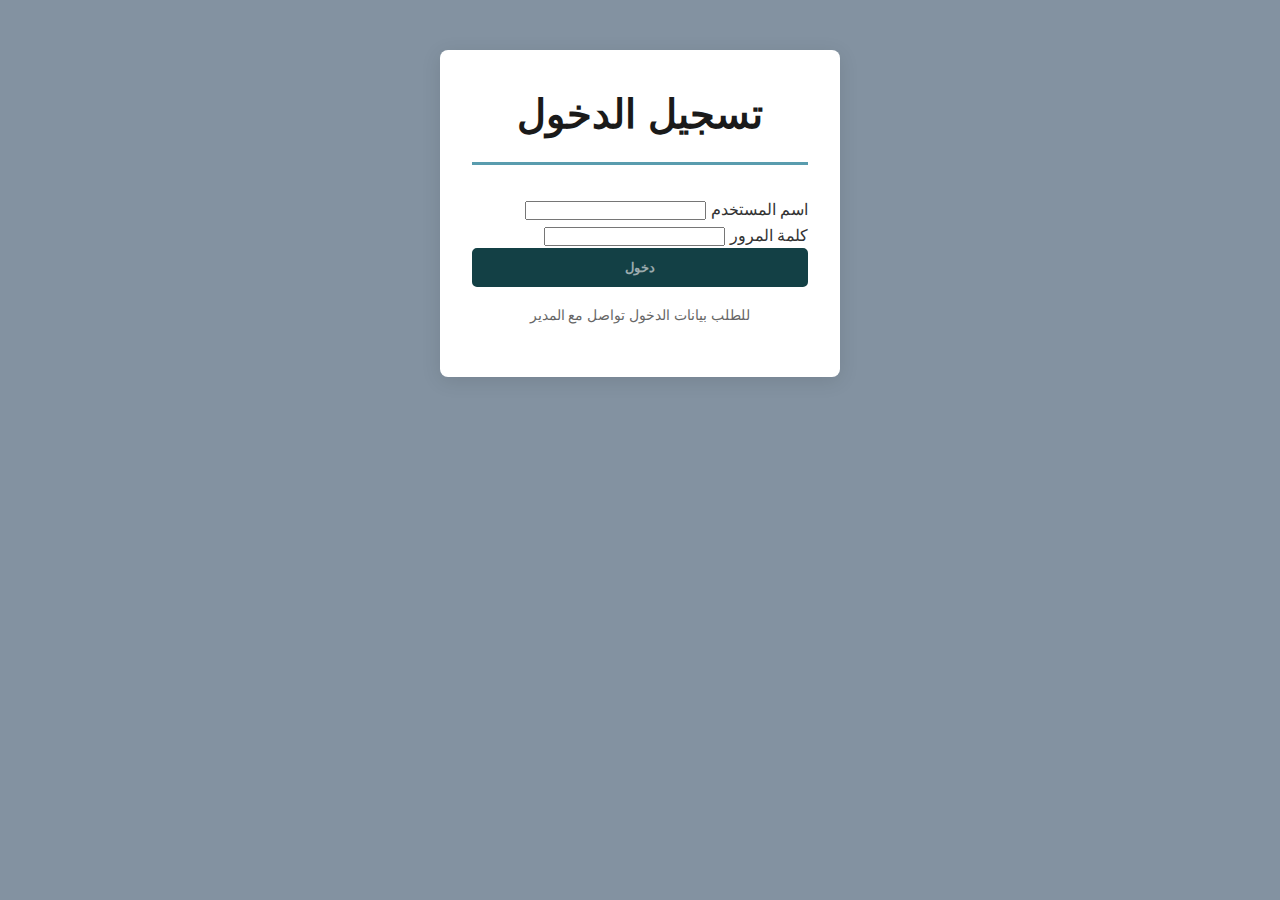
<file: admin.html>
<!DOCTYPE html>
<html lang="ar" dir="rtl">
<head>
    <meta charset="UTF-8">
    <meta name="viewport" content="width=device-width, initial-scale=1.0">
    <meta name="description" content="لوحة تحكم موقع باداؤود">
    <title>لوحة التحكم - باداؤود للهندسة والمقاولات</title>
    <link href="https://fonts.googleapis.com/css2?family=Cairo:wght@300;400;500;600;700;800;900&family=Playfair+Display:wght@400;500;600;700;800;900&display=swap" rel="stylesheet">
    <link rel="stylesheet" href="css/style.css">
    <style>
        .login-container {
            max-width: 400px;
            margin: 50px auto;
            padding: 2rem;
            background: white;
            border-radius: 8px;
            box-shadow: 0 4px 20px rgba(0,0,0,0.1);
        }
        .login-container h2 {
            text-align: center;
            margin-bottom: 2rem;
            color: #1a1a1a;
        }
        .login-error {
            background: #fee;
            color: #c00;
            padding: 10px;
            border-radius: 4px;
            margin-bottom: 1rem;
            text-align: center;
            display: none;
        }
        .admin-content {
            display: none;
        }
        .logout-btn {
            position: absolute;
            left: 2rem;
            top: 50%;
            transform: translateY(-50%);
        }
        .header-admin {
            position: relative;
        }
    </style>
</head>
<body>
    <!-- Login Page -->
    <div id="loginPage" class="login-container">
        <h2>تسجيل الدخول</h2>
        <div id="loginError" class="login-error">اسم المستخدم أو كلمة المرور غير صحيحة</div>
        <form id="loginForm">
            <div class="form-group">
                <label>اسم المستخدم</label>
                <input type="text" id="username" required>
            </div>
            <div class="form-group">
                <label>كلمة المرور</label>
                <input type="password" id="password" required>
            </div>
            <button type="submit" class="btn btn-primary" style="width: 100%;">دخول</button>
        </form>
        <p style="text-align: center; margin-top: 1rem; color: #666; font-size: 0.9rem;">
            للطلب بيانات الدخول تواصل مع المدير
        </p>
    </div>

    <!-- Admin Panel (Hidden until login) -->
    <div id="adminContent" class="admin-content">
    <!-- Header -->
    <header>
        <div class="header-container">
            <div class="logo-section">
                <img src="images/logo.png" alt="شعار باداؤود للهندسة والمقاولات">
                <h1>باداؤود للهندسة والمقاولات</h1>
            </div>
            <button class="mobile-menu-btn" onclick="toggleMenu()">
                <span></span>
                <span></span>
                <span></span>
            </button>
            <nav id="mainNav">
                <ul>
                    <li><a href="index.html">الرئيسية</a></li>
                    <li><a href="projects.html">المشاريع</a></li>
                    <li><a href="portfolio.html">نماذج الأعمال</a></li>
                    <li><a href="admin.html" class="active">لوحة التحكم</a></li>
                </ul>
            </nav>
            <button class="btn btn-secondary logout-btn" onclick="logout()">خروج</button>
        </div>
    </header>
    <div class="menu-overlay" onclick="toggleMenu()"></div>

    <!-- Admin Panel -->
    <div class="admin-container">
        <h2 style="margin-bottom: 2rem;">لوحة التحكم</h2>
        
        <!-- Admin Navigation -->
        <div class="admin-nav">
            <button class="active" onclick="showAdminSection('projects')">المشاريع</button>
            <button onclick="showAdminSection('portfolio')">نماذج الأعمال</button>
        </div>

        <!-- Projects Section -->
        <div id="projectsSection">
            <div style="display: flex; justify-content: space-between; align-items: center; margin-bottom: 1.5rem; flex-wrap: wrap; gap: 1rem;">
                <h3>إدارة المشاريع</h3>
                <button class="btn btn-primary" onclick="showAddProjectForm()">+ إضافة مشروع جديد</button>
            </div>
            
            <!-- Add/Edit Project Form -->
            <div id="projectForm" class="admin-form" style="display: none; margin-bottom: 2rem;">
                <h3 id="projectFormTitle" style="margin-bottom: 1.5rem;">إضافة مشروع جديد</h3>
                <form onsubmit="saveProject(event)">
                    <input type="hidden" id="projectId">
                    <div class="form-group">
                        <label>اسم المشروع (عربي)</label>
                        <input type="text" id="projectTitleAr" required>
                    </div>
                    <div class="form-group">
                        <label>اسم المشروع (إنجليزي)</label>
                        <input type="text" id="projectTitleEn">
                    </div>
                    <div class="form-group">
                        <label>الوصف</label>
                        <textarea id="projectDescription"></textarea>
                    </div>
                    <div class="form-group">
                        <label>الموقع</label>
                        <input type="text" id="projectLocation">
                    </div>
                    <div class="form-group">
                        <label>نوع المشروع</label>
                        <input type="text" id="projectType">
                    </div>
                    <div class="form-group">
                        <label>المساحة</label>
                        <input type="text" id="projectArea">
                    </div>
                    <div class="form-group">
                        <label>سنة الإنجاز</label>
                        <input type="text" id="projectDate">
                    </div>
                    <div class="form-group">
                        <label>
                            <input type="checkbox" id="projectFeatured" style="width: auto; margin-left: 0.5rem;"> مشروع مميز
                        </label>
                    </div>
                    <div class="form-group">
                        <label>اسم الصورة</label>
                        <input type="text" id="projectImage" placeholder="images/projects/project1.jpg">
                    </div>
                    <button type="submit" class="btn btn-primary">حفظ</button>
                    <button type="button" class="btn btn-secondary" onclick="hideProjectForm()">إلغاء</button>
                </form>
            </div>

            <!-- Projects Table -->
            <div class="admin-table-wrapper">
                <table class="admin-table">
                    <thead>
                        <tr>
                            <th>الرقم</th>
                            <th>اسم المشروع</th>
                            <th>النوع</th>
                            <th>الموقع</th>
                            <th>مميز</th>
                            <th>إجراءات</th>
                        </tr>
                    </thead>
                    <tbody id="projectsTableBody">
                    </tbody>
                </table>
            </div>
        </div>

        <!-- Portfolio Section -->
        <div id="portfolioSection" style="display: none;">
            <div style="display: flex; justify-content: space-between; align-items: center; margin-bottom: 1.5rem; flex-wrap: wrap; gap: 1rem;">
                <h3>إدارة نماذج الأعمال</h3>
                <button class="btn btn-primary" onclick="showAddPortfolioForm()">+ إضافة نموذج جديد</button>
            </div>
            
            <!-- Add/Edit Portfolio Form -->
            <div id="portfolioForm" class="admin-form" style="display: none; margin-bottom: 2rem;">
                <h3 id="portfolioFormTitle" style="margin-bottom: 1.5rem;">إضافة نموذج جديد</h3>
                <form onsubmit="savePortfolio(event)">
                    <input type="hidden" id="portfolioId">
                    <div class="form-group">
                        <label>اسم النموذج (عربي)</label>
                        <input type="text" id="portfolioTitleAr" required>
                    </div>
                    <div class="form-group">
                        <label>اسم النموذج (إنجليزي)</label>
                        <input type="text" id="portfolioTitleEn">
                    </div>
                    <div class="form-group">
                        <label>الوصف</label>
                        <textarea id="portfolioDescription"></textarea>
                    </div>
                    <div class="form-group">
                        <label>التصنيف</label>
                        <input type="text" id="portfolioCategory">
                    </div>
                    <div class="form-group">
                        <label>اسم الصورة</label>
                        <input type="text" id="portfolioImage" placeholder="images/portfolio/portfolio1.jpg">
                    </div>
                    <button type="submit" class="btn btn-primary">حفظ</button>
                    <button type="button" class="btn btn-secondary" onclick="hidePortfolioForm()">إلغاء</button>
                </form>
            </div>

            <!-- Portfolio Table -->
            <div class="admin-table-wrapper">
                <table class="admin-table">
                    <thead>
                        <tr>
                            <th>الرقم</th>
                            <th>اسم النموذج</th>
                            <th>التصنيف</th>
                            <th>إجراءات</th>
                        </tr>
                    </thead>
                    <tbody id="portfolioTableBody">
                    </tbody>
                </table>
            </div>
        </div>

        <!-- Stats -->
        <div style="margin-top: 3rem; padding: 2rem; background: white; border-radius: 4px; box-shadow: 0 2px 8px rgba(0,0,0,0.08);">
            <h3 style="margin-bottom: 1rem;">إحصائيات الموقع</h3>
            <p>عدد المشاريع: <strong id="projectsCount">0</strong></p>
            <p>عدد نماذج الأعمال: <strong id="portfolioCount">0</strong></p>
            <button class="btn btn-secondary" style="margin-top: 1rem;" onclick="resetAllData()">إعادة تعيين جميع البيانات</button>
        </div>
    </div>

    <!-- Footer -->
    <footer>
        <div class="footer-container">
            <div class="logo-section">
                <img src="images/logo.png" alt="شعار باداؤود للهندسة والمقاولات">
                <h1>باداؤود للهندسة والمقاولات</h1>
            </div>
            <div class="footer-section">
                <p>مكتب هندسي متخصص في التصميم المعماري والتصميم الداخلي</p>
            </div>
        </div>
        <div class="footer-bottom">
            <p>© 2026 باداؤود للهندسة والمقاولات. جميع الحقوق محفوظة.</p>
        </div>
    </footer>
    </div>

    <script src="js/app.js"></script>
    <script src="js/mobile-menu.js"></script>
    <script>
        // ===== Admin Login System =====
        
        // Default credentials (can be changed)
        const ADMIN_USER = 'admin';
        const ADMIN_PASS = 'badawood2025';
        
        // Check if already logged in
        function checkLogin() {
            const isLoggedIn = localStorage.getItem('admin_logged_in');
            if (isLoggedIn === 'true') {
                showAdminPanel();
            }
        }
        
        // Login form handler
        document.getElementById('loginForm').addEventListener('submit', function(e) {
            e.preventDefault();
            const username = document.getElementById('username').value;
            const password = document.getElementById('password').value;
            
            if (username === ADMIN_USER && password === ADMIN_PASS) {
                localStorage.setItem('admin_logged_in', 'true');
                showAdminPanel();
            } else {
                document.getElementById('loginError').style.display = 'block';
            }
        });
        
        // Show admin panel
        function showAdminPanel() {
            document.getElementById('loginPage').style.display = 'none';
            document.getElementById('adminContent').style.display = 'block';
            loadProjectsTable();
            loadPortfolioTable();
        }
        
        // Logout function
        function logout() {
            localStorage.removeItem('admin_logged_in');
            document.getElementById('loginPage').style.display = 'block';
            document.getElementById('adminContent').style.display = 'none';
            document.getElementById('username').value = '';
            document.getElementById('password').value = '';
            document.getElementById('loginError').style.display = 'none';
        }
        
        // Check login on page load
        checkLogin();

        // Show admin section
        function showAdminSection(section) {
            document.querySelectorAll('.admin-nav button').forEach(btn => btn.classList.remove('active'));
            event.target.classList.add('active');
            
            if (section === 'projects') {
                document.getElementById('projectsSection').style.display = 'block';
                document.getElementById('portfolioSection').style.display = 'none';
            } else {
                document.getElementById('projectsSection').style.display = 'none';
                document.getElementById('portfolioSection').style.display = 'block';
            }
        }

        // Projects functions
        function showAddProjectForm() {
            document.getElementById('projectForm').style.display = 'block';
            document.getElementById('projectFormTitle').textContent = 'إضافة مشروع جديد';
            document.getElementById('projectId').value = '';
            document.getElementById('projectTitleAr').value = '';
            document.getElementById('projectTitleEn').value = '';
            document.getElementById('projectDescription').value = '';
            document.getElementById('projectLocation').value = '';
            document.getElementById('projectType').value = '';
            document.getElementById('projectArea').value = '';
            document.getElementById('projectDate').value = '';
            document.getElementById('projectFeatured').checked = false;
            document.getElementById('projectImage').value = '';
        }

        function hideProjectForm() {
            document.getElementById('projectForm').style.display = 'none';
        }

        function saveProject(e) {
            e.preventDefault();
            const id = document.getElementById('projectId').value;
            const projectData = {
                titleAr: document.getElementById('projectTitleAr').value,
                titleEn: document.getElementById('projectTitleEn').value,
                descriptionAr: document.getElementById('projectDescription').value,
                location: document.getElementById('projectLocation').value,
                projectType: document.getElementById('projectType').value,
                area: document.getElementById('projectArea').value,
                completionDate: document.getElementById('projectDate').value,
                featured: document.getElementById('projectFeatured').checked ? 1 : 0,
                imageUrl: document.getElementById('projectImage').value || 'images/projects/project1.jpg'
            };

            if (id) {
                // Edit existing
                const projects = dataManager.getProjects();
                const index = projects.findIndex(p => p.id === parseInt(id));
                if (index !== -1) {
                    projectData.id = parseInt(id);
                    projects[index] = projectData;
                    localStorage.setItem('arch_projects_v3', JSON.stringify(projects));
                    alert('تم تحديث المشروع بنجاح');
                }
            } else {
                // Add new
                dataManager.addProject(projectData);
                alert('تم إضافة المشروع بنجاح');
            }
            
            hideProjectForm();
            loadProjectsTable();
        }

        function editProject(id) {
            const project = dataManager.getProjectById(id);
            if (!project) return;
            
            document.getElementById('projectForm').style.display = 'block';
            document.getElementById('projectFormTitle').textContent = 'تعديل المشروع';
            document.getElementById('projectId').value = project.id;
            document.getElementById('projectTitleAr').value = project.titleAr || '';
            document.getElementById('projectTitleEn').value = project.titleEn || '';
            document.getElementById('projectDescription').value = project.descriptionAr || '';
            document.getElementById('projectLocation').value = project.location || '';
            document.getElementById('projectType').value = project.projectType || '';
            document.getElementById('projectArea').value = project.area || '';
            document.getElementById('projectDate').value = project.completionDate || '';
            document.getElementById('projectFeatured').checked = project.featured === 1;
            document.getElementById('projectImage').value = project.imageUrl || '';
        }

        function deleteProject(id) {
            if (confirm('هل أنت متأكد من حذف هذا المشروع؟')) {
                dataManager.deleteProject(id);
                loadProjectsTable();
                alert('تم حذف المشروع');
            }
        }

        function loadProjectsTable() {
            const projects = dataManager.getProjects();
            const tbody = document.getElementById('projectsTableBody');
            document.getElementById('projectsCount').textContent = projects.length;
            
            tbody.innerHTML = projects.map(p => `
                <tr>
                    <td>${p.id}</td>
                    <td>${p.titleAr}</td>
                    <td>${p.projectType || '-'}</td>
                    <td>${p.location || '-'}</td>
                    <td>${p.featured === 1 ? '✓' : '-'}</td>
                    <td>
                        <button class="btn-edit" onclick="editProject(${p.id})">تعديل</button>
                        <button class="btn-delete" onclick="deleteProject(${p.id})">حذف</button>
                    </td>
                </tr>
            `).join('');
        }

        // Portfolio functions
        function showAddPortfolioForm() {
            document.getElementById('portfolioForm').style.display = 'block';
            document.getElementById('portfolioFormTitle').textContent = 'إضافة نموذج جديد';
            document.getElementById('portfolioId').value = '';
            document.getElementById('portfolioTitleAr').value = '';
            document.getElementById('portfolioTitleEn').value = '';
            document.getElementById('portfolioDescription').value = '';
            document.getElementById('portfolioCategory').value = '';
            document.getElementById('portfolioImage').value = '';
        }

        function hidePortfolioForm() {
            document.getElementById('portfolioForm').style.display = 'none';
        }

        function savePortfolio(e) {
            e.preventDefault();
            const id = document.getElementById('portfolioId').value;
            const portfolioData = {
                titleAr: document.getElementById('portfolioTitleAr').value,
                titleEn: document.getElementById('portfolioTitleEn').value,
                descriptionAr: document.getElementById('portfolioDescription').value,
                category: document.getElementById('portfolioCategory').value,
                imageUrl: document.getElementById('portfolioImage').value || 'images/portfolio/portfolio1.jpg'
            };

            if (id) {
                // Edit existing
                const portfolio = dataManager.getPortfolio();
                const index = portfolio.findIndex(p => p.id === parseInt(id));
                if (index !== -1) {
                    portfolioData.id = parseInt(id);
                    portfolio[index] = portfolioData;
                    localStorage.setItem('arch_portfolio_v3', JSON.stringify(portfolio));
                    alert('تم تحديث النموذج بنجاح');
                }
            } else {
                // Add new
                dataManager.addPortfolioItem(portfolioData);
                alert('تم إضافة النموذج بنجاح');
            }
            
            hidePortfolioForm();
            loadPortfolioTable();
        }

        function editPortfolio(id) {
            const item = dataManager.getPortfolioById(id);
            if (!item) return;
            
            document.getElementById('portfolioForm').style.display = 'block';
            document.getElementById('portfolioFormTitle').textContent = 'تعديل النموذج';
            document.getElementById('portfolioId').value = item.id;
            document.getElementById('portfolioTitleAr').value = item.titleAr || '';
            document.getElementById('portfolioTitleEn').value = item.titleEn || '';
            document.getElementById('portfolioDescription').value = item.descriptionAr || '';
            document.getElementById('portfolioCategory').value = item.category || '';
            document.getElementById('portfolioImage').value = item.imageUrl || '';
        }

        function deletePortfolio(id) {
            if (confirm('هل أنت متأكد من حذف هذا النموذج؟')) {
                dataManager.deletePortfolioItem(id);
                loadPortfolioTable();
                alert('تم حذف النموذج');
            }
        }

        function loadPortfolioTable() {
            const portfolio = dataManager.getPortfolio();
            const tbody = document.getElementById('portfolioTableBody');
            document.getElementById('portfolioCount').textContent = portfolio.length;
            
            tbody.innerHTML = portfolio.map(p => `
                <tr>
                    <td>${p.id}</td>
                    <td>${p.titleAr}</td>
                    <td>${p.category || '-'}</td>
                    <td>
                        <button class="btn-edit" onclick="editPortfolio(${p.id})">تعديل</button>
                        <button class="btn-delete" onclick="deletePortfolio(${p.id})">حذف</button>
                    </td>
                </tr>
            `).join('');
        }
    </script>
</body>
</html>
</file>
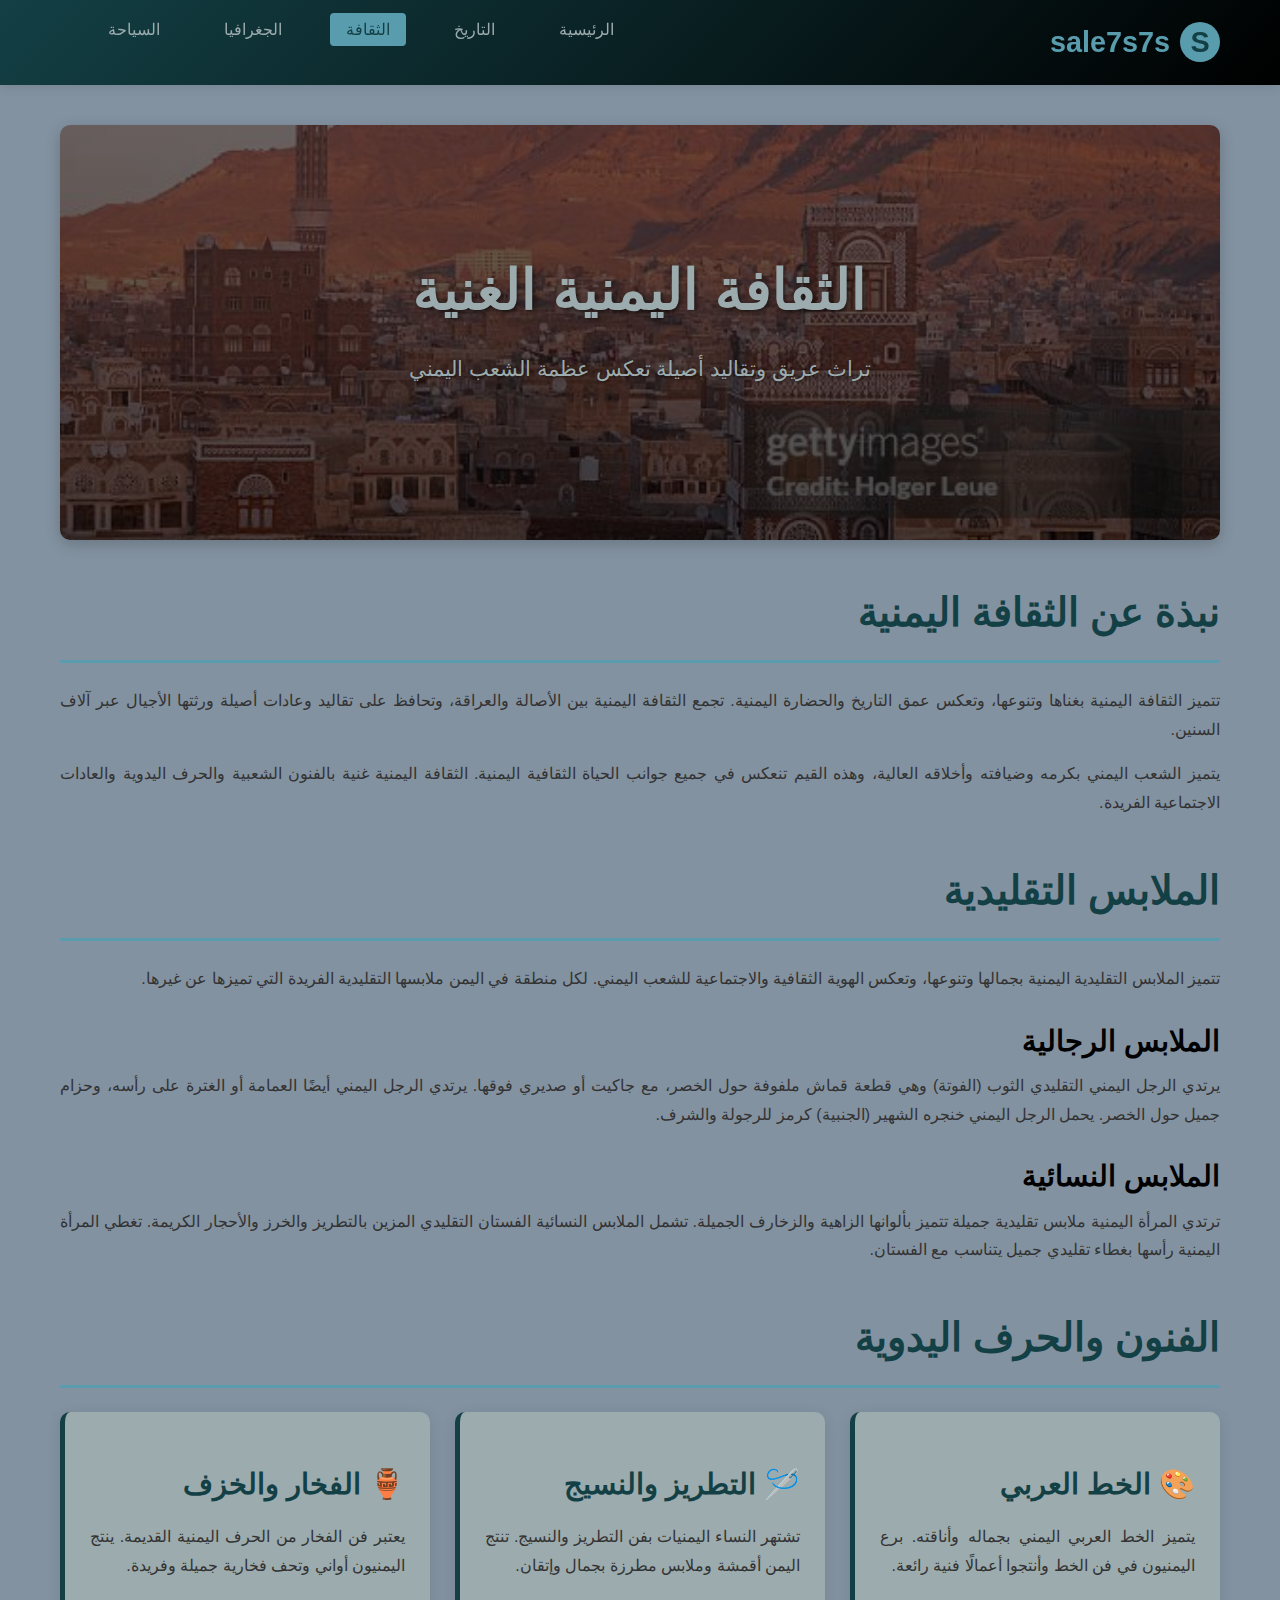
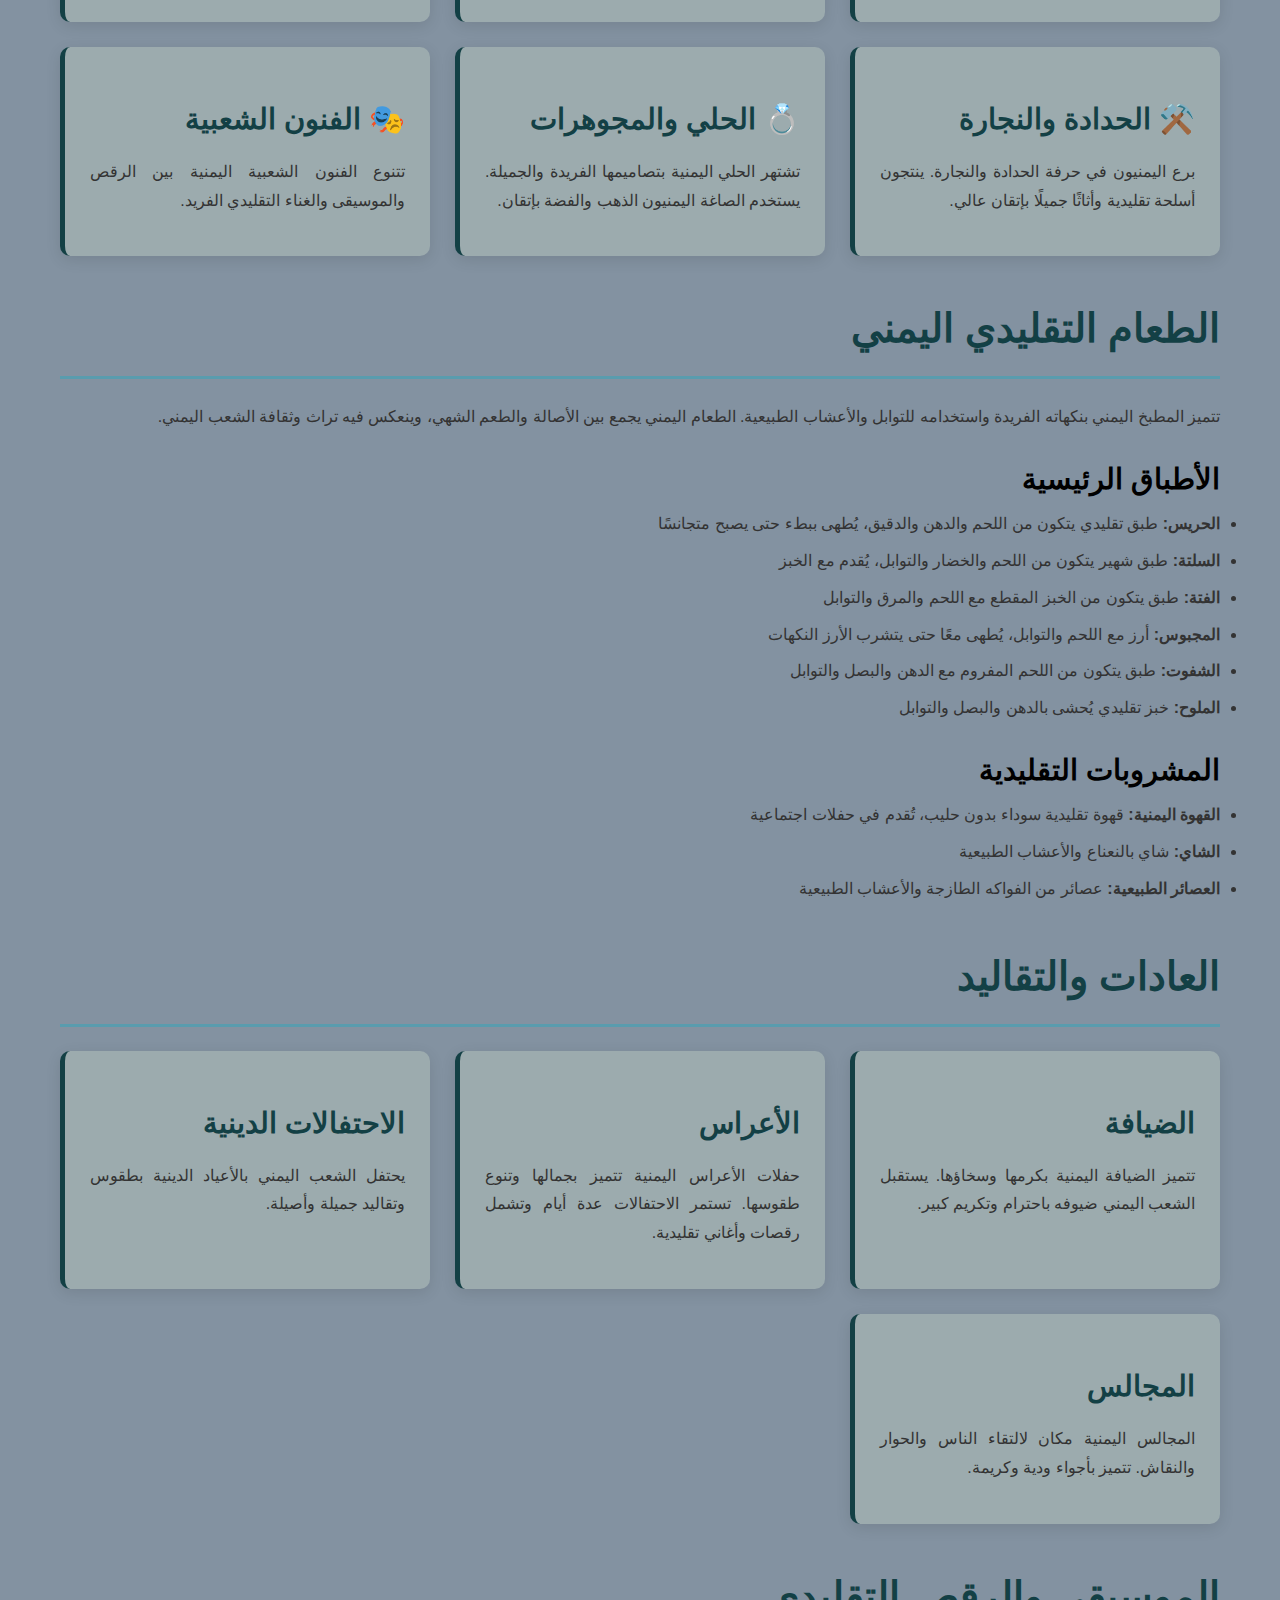
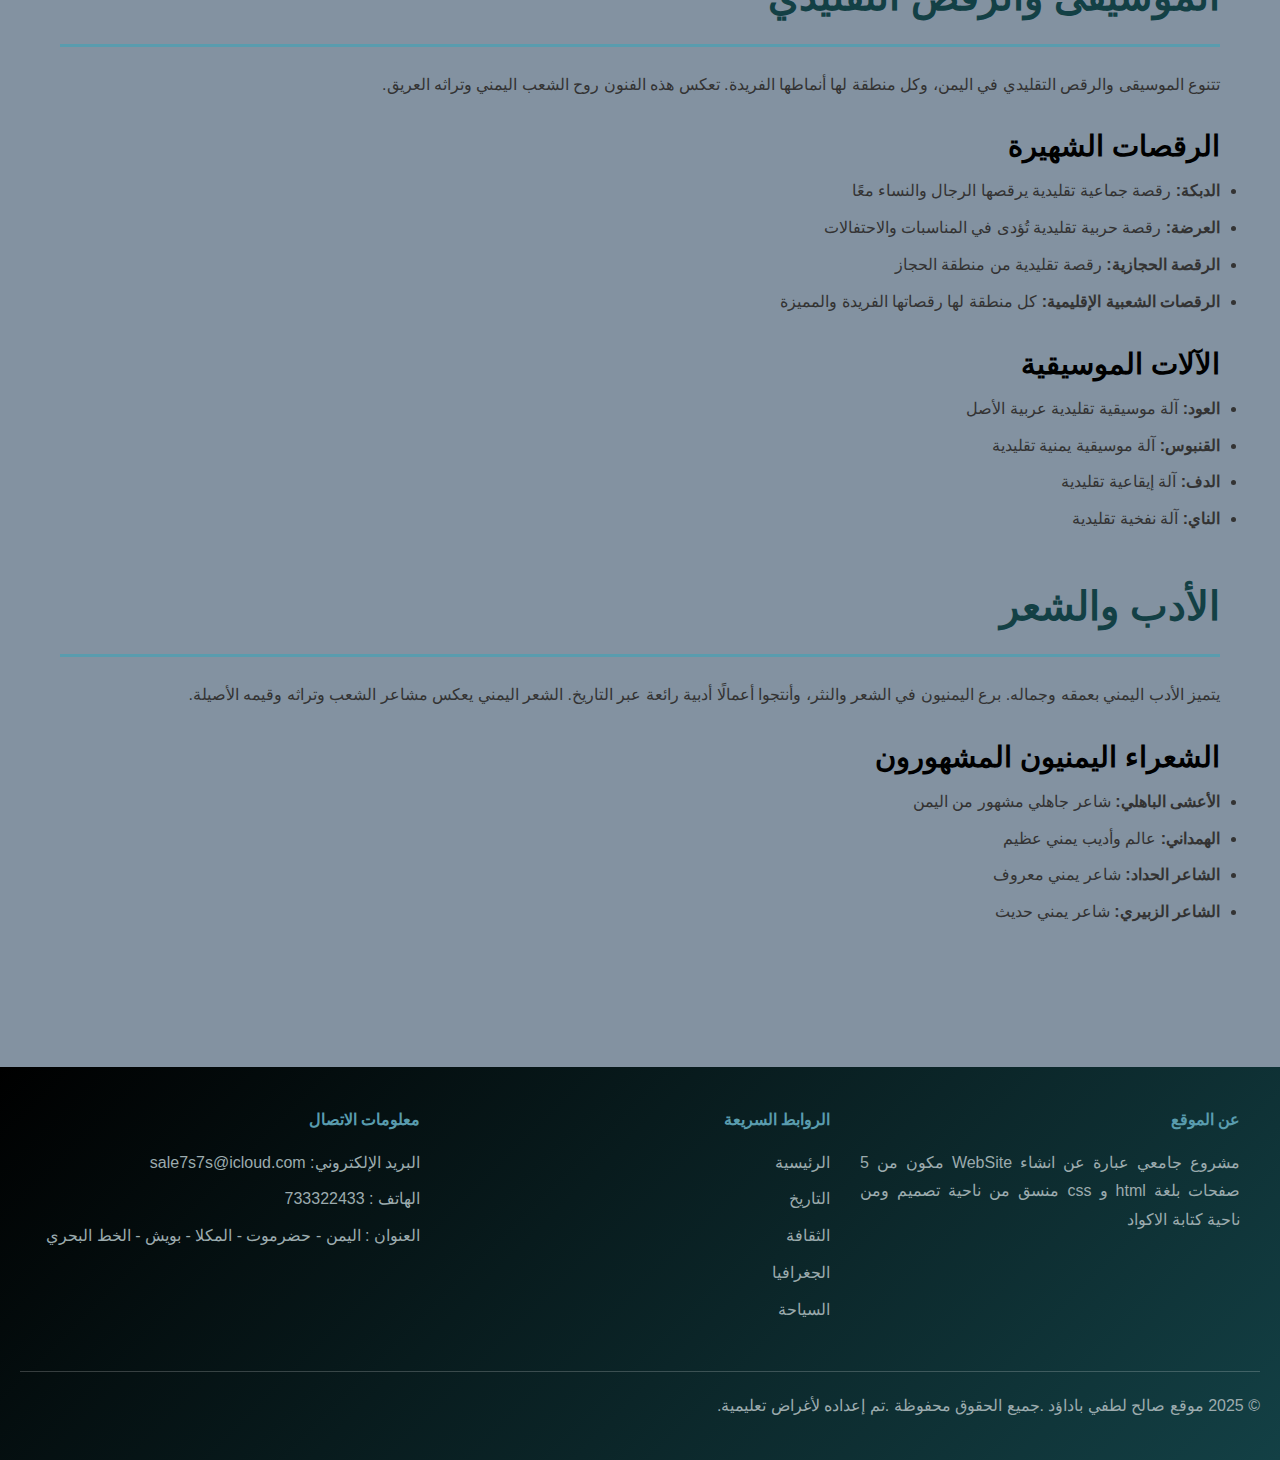
<file: culture.html>
<!DOCTYPE html>
<html lang="ar" dir="rtl">
<head>
    <meta charset="UTF-8">
    <meta name="viewport" content="width=device-width, initial-scale=1.0">
    <meta name="description" content="الثقافة اليمنية - العادات والتقاليد والفنون الشعبية">
    <title>الثقافة اليمنية - العادات والتقاليد والفنون</title>
    <link rel="stylesheet" href="css/style.css">
</head>
<body>

    <header>
        <div class="header-container">
           <a href="index.html" class="logo">
                <div class="logo-icon">S</div>
                sale7s7s
            </a>
            <nav>
                <ul>
                    <li><a href="index.html">الرئيسية</a></li>
                    <li><a href="history.html">التاريخ</a></li>
                    <li><a href="culture.html" class="active">الثقافة</a></li>
                    <li><a href="geography.html">الجغرافيا</a></li>
                    <li><a href="tourism.html">السياحة</a></li>
                </ul>
            </nav>
        </div>
    </header>

    <main>
        <section class="hero" style="background: linear-gradient(rgba(45, 40, 40, 0.7), rgba(0, 0, 0, 0.7)), url('images/sanaa_1.jpg') center/cover no-repeat;">
            <h1>الثقافة اليمنية الغنية</h1>
            <p>تراث عريق وتقاليد أصيلة تعكس عظمة الشعب اليمني</p>
        </section>

        <section>
            <h2>نبذة عن الثقافة اليمنية</h2>
            <p>
                تتميز الثقافة اليمنية بغناها وتنوعها، وتعكس عمق التاريخ والحضارة اليمنية. 
                تجمع الثقافة اليمنية بين الأصالة والعراقة، وتحافظ على تقاليد وعادات أصيلة ورثتها الأجيال عبر آلاف السنين.
            </p>
            <p>
                يتميز الشعب اليمني بكرمه وضيافته وأخلاقه العالية، وهذه القيم تنعكس في جميع جوانب الحياة الثقافية اليمنية. 
                الثقافة اليمنية غنية بالفنون الشعبية والحرف اليدوية والعادات الاجتماعية الفريدة.
            </p>
        </section>

        <section>
            <h2>الملابس التقليدية</h2>
            <p>
                تتميز الملابس التقليدية اليمنية بجمالها وتنوعها، وتعكس الهوية الثقافية والاجتماعية للشعب اليمني. 
                لكل منطقة في اليمن ملابسها التقليدية الفريدة التي تميزها عن غيرها.
            </p>

            <h3>الملابس الرجالية</h3>
            <p>
                يرتدي الرجل اليمني التقليدي الثوب (الفوتة) وهي قطعة قماش ملفوفة حول الخصر، مع جاكيت أو صديري فوقها. 
                يرتدي الرجل اليمني أيضًا العمامة أو الغترة على رأسه، وحزام جميل حول الخصر. 
                يحمل الرجل اليمني خنجره الشهير (الجنبية) كرمز للرجولة والشرف.
            </p>

            <h3>الملابس النسائية</h3>
            <p>
                ترتدي المرأة اليمنية ملابس تقليدية جميلة تتميز بألوانها الزاهية والزخارف الجميلة. 
                تشمل الملابس النسائية الفستان التقليدي المزين بالتطريز والخرز والأحجار الكريمة. 
                تغطي المرأة اليمنية رأسها بغطاء تقليدي جميل يتناسب مع الفستان.
            </p>
        </section>

        <section>
            <h2>الفنون والحرف اليدوية</h2>
            <div class="cards-container">
                <div class="card">
                    <h3>🎨 الخط العربي</h3>
                    <p>
                        يتميز الخط العربي اليمني بجماله وأناقته. برع اليمنيون في فن الخط وأنتجوا أعمالًا فنية رائعة.
                    </p>
                </div>
                <div class="card">
                    <h3>🪡 التطريز والنسيج</h3>
                    <p>
                        تشتهر النساء اليمنيات بفن التطريز والنسيج. تنتج اليمن أقمشة وملابس مطرزة بجمال وإتقان.
                    </p>
                </div>
                <div class="card">
                    <h3>🏺 الفخار والخزف</h3>
                    <p>
                        يعتبر فن الفخار من الحرف اليمنية القديمة. ينتج اليمنيون أواني وتحف فخارية جميلة وفريدة.
                    </p>
                </div>
                <div class="card">
                    <h3>⚒️ الحدادة والنجارة</h3>
                    <p>
                        برع اليمنيون في حرفة الحدادة والنجارة. ينتجون أسلحة تقليدية وأثاثًا جميلًا بإتقان عالي.
                    </p>
                </div>
                <div class="card">
                    <h3>💍 الحلي والمجوهرات</h3>
                    <p>
                        تشتهر الحلي اليمنية بتصاميمها الفريدة والجميلة. يستخدم الصاغة اليمنيون الذهب والفضة بإتقان.
                    </p>
                </div>
                <div class="card">
                    <h3>🎭 الفنون الشعبية</h3>
                    <p>
                        تتنوع الفنون الشعبية اليمنية بين الرقص والموسيقى والغناء التقليدي الفريد.
                    </p>
                </div>
            </div>
        </section>

        <section>
            <h2>الطعام التقليدي اليمني</h2>
            <p>
                تتميز المطبخ اليمني بنكهاته الفريدة واستخدامه للتوابل والأعشاب الطبيعية. 
                الطعام اليمني يجمع بين الأصالة والطعم الشهي، وينعكس فيه تراث وثقافة الشعب اليمني.
            </p>

            <h3>الأطباق الرئيسية</h3>
            <ul>
                <li><strong>الحريس:</strong> طبق تقليدي يتكون من اللحم والدهن والدقيق، يُطهى ببطء حتى يصبح متجانسًا</li>
                <li><strong>السلتة:</strong> طبق شهير يتكون من اللحم والخضار والتوابل، يُقدم مع الخبز</li>
                <li><strong>الفتة:</strong> طبق يتكون من الخبز المقطع مع اللحم والمرق والتوابل</li>
                <li><strong>المجبوس:</strong> أرز مع اللحم والتوابل، يُطهى معًا حتى يتشرب الأرز النكهات</li>
                <li><strong>الشفوت:</strong> طبق يتكون من اللحم المفروم مع الدهن والبصل والتوابل</li>
                <li><strong>الملوح:</strong> خبز تقليدي يُحشى بالدهن والبصل والتوابل</li>
            </ul>

            <h3>المشروبات التقليدية</h3>
            <ul>
                <li><strong>القهوة اليمنية:</strong> قهوة تقليدية سوداء بدون حليب، تُقدم في حفلات اجتماعية</li>
                <li><strong>الشاي:</strong> شاي بالنعناع والأعشاب الطبيعية</li>
                <li><strong>العصائر الطبيعية:</strong> عصائر من الفواكه الطازجة والأعشاب الطبيعية</li>
            </ul>
        </section>

        <section>
            <h2>العادات والتقاليد</h2>
            <div class="cards-container">
                <div class="card">
                    <h3>الضيافة</h3>
                    <p>
                        تتميز الضيافة اليمنية بكرمها وسخاؤها. يستقبل الشعب اليمني ضيوفه باحترام وتكريم كبير.
                    </p>
                </div>
                <div class="card">
                    <h3>الأعراس</h3>
                    <p>
                        حفلات الأعراس اليمنية تتميز بجمالها وتنوع طقوسها. تستمر الاحتفالات عدة أيام وتشمل رقصات وأغاني تقليدية.
                    </p>
                </div>
                <div class="card">
                    <h3>الاحتفالات الدينية</h3>
                    <p>
                        يحتفل الشعب اليمني بالأعياد الدينية بطقوس وتقاليد جميلة وأصيلة.
                    </p>
                </div>
                <div class="card">
                    <h3>المجالس</h3>
                    <p>
                        المجالس اليمنية مكان لالتقاء الناس والحوار والنقاش. تتميز بأجواء ودية وكريمة.
                    </p>
                </div>
            </div>
        </section>

        <section>
            <h2>الموسيقى والرقص التقليدي</h2>
            <p>
                تتنوع الموسيقى والرقص التقليدي في اليمن، وكل منطقة لها أنماطها الفريدة. 
                تعكس هذه الفنون روح الشعب اليمني وتراثه العريق.
            </p>

            <h3>الرقصات الشهيرة</h3>
            <ul>
                <li><strong>الدبكة:</strong> رقصة جماعية تقليدية يرقصها الرجال والنساء معًا</li>
                <li><strong>العرضة:</strong> رقصة حربية تقليدية تُؤدى في المناسبات والاحتفالات</li>
                <li><strong>الرقصة الحجازية:</strong> رقصة تقليدية من منطقة الحجاز</li>
                <li><strong>الرقصات الشعبية الإقليمية:</strong> كل منطقة لها رقصاتها الفريدة والمميزة</li>
            </ul>

            <h3>الآلات الموسيقية</h3>
            <ul>
                <li><strong>العود:</strong> آلة موسيقية تقليدية عربية الأصل</li>
                <li><strong>القنبوس:</strong> آلة موسيقية يمنية تقليدية</li>
                <li><strong>الدف:</strong> آلة إيقاعية تقليدية</li>
                <li><strong>الناي:</strong> آلة نفخية تقليدية</li>
            </ul>
        </section>

        <section>
            <h2>الأدب والشعر</h2>
            <p>
                يتميز الأدب اليمني بعمقه وجماله. برع اليمنيون في الشعر والنثر، وأنتجوا أعمالًا أدبية رائعة عبر التاريخ. 
                الشعر اليمني يعكس مشاعر الشعب وتراثه وقيمه الأصيلة.
            </p>

            <h3>الشعراء اليمنيون المشهورون</h3>
            <ul>
                <li><strong>الأعشى الباهلي:</strong> شاعر جاهلي مشهور من اليمن</li>
                <li><strong>الهمداني:</strong> عالم وأديب يمني عظيم</li>
                <li><strong>الشاعر الحداد:</strong> شاعر يمني معروف</li>
                <li><strong>الشاعر الزبيري:</strong> شاعر يمني حديث</li>
            </ul>
        </section>
    </main>

    <footer>
        <div class="footer-container">
            <div class="footer-section">
                <h4>عن الموقع</h4>
                <p>مشروع جامعي عبارة عن انشاء WebSite مكون من 5 صفحات بلغة html و css منسق من ناحية تصميم ومن ناحية كتابة الاكواد</p>
            </div>
            <div class="footer-section">
                <h4>الروابط السريعة</h4>
                <ul>
                    <li><a href="index.html">الرئيسية</a></li>
                    <li><a href="history.html">التاريخ</a></li>
                    <li><a href="culture.html">الثقافة</a></li>
                    <li><a href="geography.html">الجغرافيا</a></li>
                    <li><a href="tourism.html">السياحة</a></li>
                </ul>
            </div>
            <div class="footer-section">
                <h4>معلومات الاتصال</h4>
                <ul>
                    <li>البريد الإلكتروني: sale7s7s@icloud.com</li>
                    <li>الهاتف : 733322433</li>
                    <li>العنوان : اليمن - حضرموت - المكلا - بويش - الخط البحري</li>
                </ul>
            </div>
        </div>
        <div class="footer-bottom">
            <p>&copy; 2025 موقع صالح لطفي باداؤد .جميع الحقوق محفوظة .تم إعداده لأغراض تعليمية.</p>
        </div>
    </footer>

    <script>
        document.querySelectorAll('nav a').forEach(link => {
            if (link.href === window.location.href) {
                link.classList.add('active');
            }
        });
    </script>
</body>
</html>
</file>
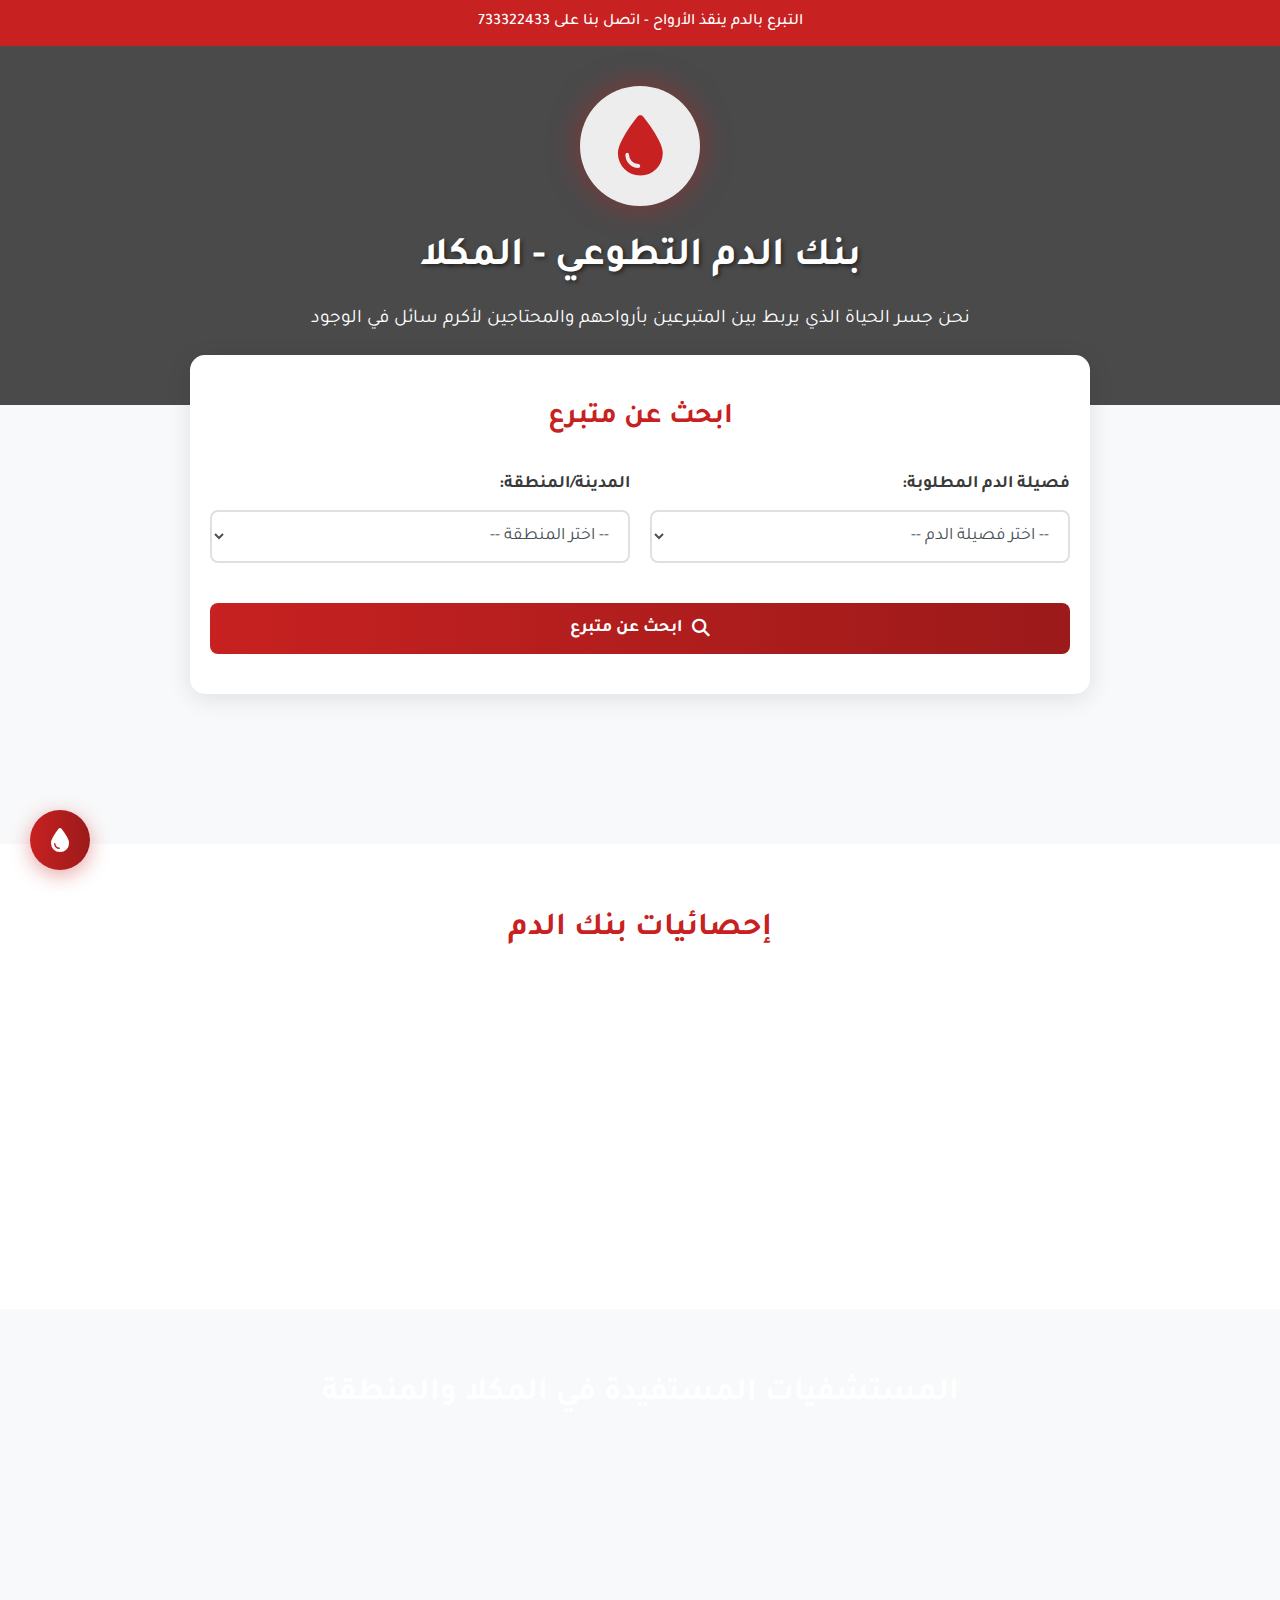
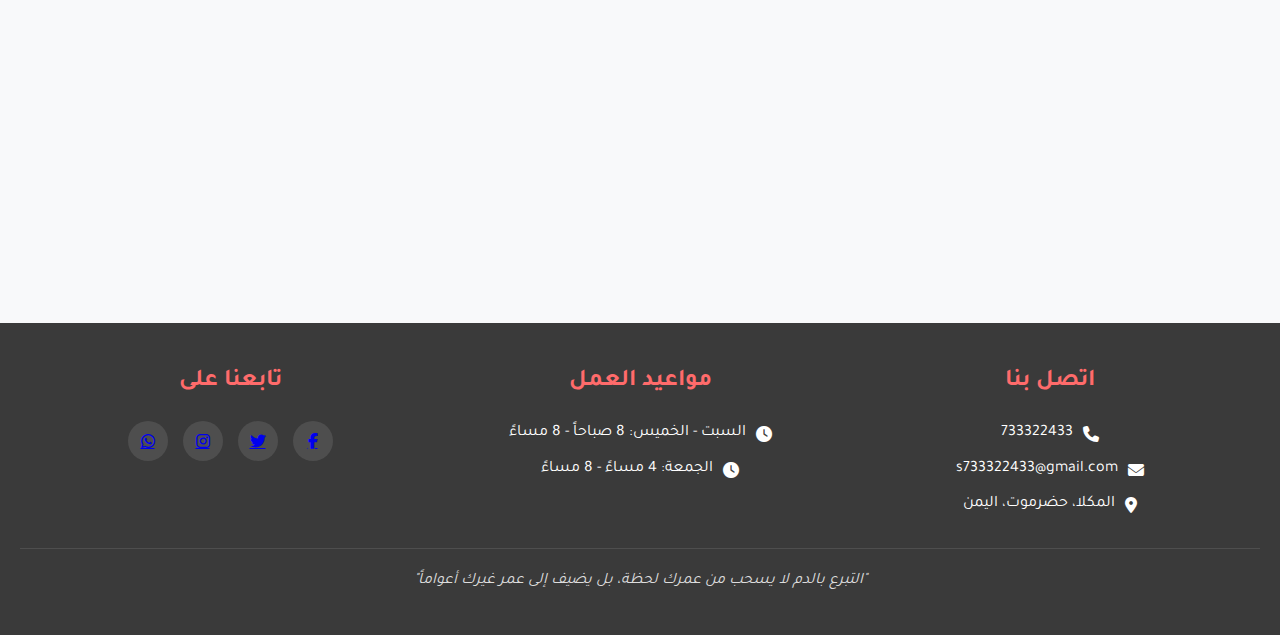
<file: d.html>
<!DOCTYPE html>
<html lang="ar" dir="rtl">
<head>
    <meta charset="UTF-8">
    <meta name="viewport" content="width=device-width, initial-scale=1.0">
    <title>بنك الدم - المكلا</title>
    <link rel="stylesheet" href="https://cdnjs.cloudflare.com/ajax/libs/font-awesome/6.4.0/css/all.min.css">
    <style>
        @import url('https://fonts.googleapis.com/css2?family=Tajawal:wght@300;400;500;700;800&display=swap');
        
        * {
            box-sizing: border-box;
            margin: 0;
            padding: 0;
            font-family: 'Tajawal', sans-serif;
        }
        
        :root {
            --primary: #c72121;
            --primary-dark: #9c1a1a;
            --secondary: #3a3a3a;
            --light: #f8f9fa;
            --accent: #ff6b6b;
        }
        
        body {
            background-color: var(--light);
            color: #333;
            line-height: 1.6;
            overflow-x: hidden;
        }
        
        /* الشريط العلوي */
        .top-bar {
            background-color: var(--primary);
            color: white;
            padding: 10px 0;
            text-align: center;
            font-weight: 500;
        }
        
        /* شعار ورأس الصفحة */
        header {
            background: linear-gradient(rgba(0, 0, 0, 0.7), rgba(0, 0, 0, 0.7)), url('https://images.unsplash.com/photo-1584697964358-3e14ca57658b?ixlib=rb-4.0.3&ixid=M3wxMjA3fDB8MHxwaG90by1wYWdlfHx8fGVufDB8fHx8fA%3D%3D&auto=format&fit=crop&w=1200&q=80');
            background-size: cover;
            background-position: center;
            color: white;
            padding: 40px 20px;
            text-align: center;
            position: relative;
            overflow: hidden;
        }
        
        .logo-container {
            display: flex;
            justify-content: center;
            align-items: center;
            margin-bottom: 20px;
        }
        
        .logo {
            width: 120px;
            height: 120px;
            background-color: rgba(255, 255, 255, 0.9);
            border-radius: 50%;
            display: flex;
            justify-content: center;
            align-items: center;
            box-shadow: 0 0 30px rgba(199, 33, 33, 0.5);
            animation: pulse 2s infinite;
        }
        
        .logo i {
            font-size: 60px;
            color: var(--primary);
        }
        
        @keyframes pulse {
            0% { transform: scale(1); box-shadow: 0 0 30px rgba(199, 33, 33, 0.5); }
            50% { transform: scale(1.05); box-shadow: 0 0 40px rgba(199, 33, 33, 0.7); }
            100% { transform: scale(1); box-shadow: 0 0 30px rgba(199, 33, 33, 0.5); }
        }
        
        h1 {
            font-size: 2.5rem;
            margin-bottom: 15px;
            text-shadow: 2px 2px 4px rgba(0, 0, 0, 0.5);
        }
        
        .header-description {
            font-size: 1.2rem;
            max-width: 800px;
            margin: 0 auto 30px;
        }
        
        /* قسم البحث */
        .search-section {
            background-color: white;
            padding: 40px 20px;
            border-radius: 15px;
            box-shadow: 0 5px 25px rgba(0, 0, 0, 0.1);
            max-width: 900px;
            margin: -50px auto 30px;
            position: relative;
            z-index: 10;
            transition: transform 0.3s ease;
        }
        
        .search-section:hover {
            transform: translateY(-5px);
        }
        
        .search-title {
            text-align: center;
            color: var(--primary);
            margin-bottom: 30px;
            font-size: 1.8rem;
        }
        
        .search-container {
            display: grid;
            grid-template-columns: 1fr 1fr;
            gap: 20px;
        }
        
        @media (max-width: 768px) {
            .search-container {
                grid-template-columns: 1fr;
            }
        }
        
        .form-group {
            margin-bottom: 20px;
        }
        
        label {
            display: block;
            margin-bottom: 10px;
            font-weight: bold;
            color: var(--secondary);
            font-size: 1.1rem;
        }
        
        select, input {
            width: 100%;
            padding: 15px;
            border: 2px solid #e0e0e0;
            border-radius: 8px;
            font-size: 1.1rem;
            background-color: #fff;
            color: #495057;
            transition: all 0.3s;
        }
        
        select:focus, input:focus {
            border-color: var(--primary);
            outline: none;
            box-shadow: 0 0 0 3px rgba(199, 33, 33, 0.2);
        }
        
        .search-btn {
            background: linear-gradient(to right, var(--primary), var(--primary-dark));
            color: white;
            border: none;
            padding: 15px 25px;
            border-radius: 8px;
            cursor: pointer;
            font-size: 1.1rem;
            font-weight: bold;
            width: 100%;
            transition: all 0.3s;
            grid-column: span 2;
            display: flex;
            justify-content: center;
            align-items: center;
            gap: 10px;
        }
        
        @media (max-width: 768px) {
            .search-btn {
                grid-column: span 1;
            }
        }
        
        .search-btn:hover {
            background: linear-gradient(to right, var(--primary-dark), var(--primary));
            transform: translateY(-2px);
            box-shadow: 0 5px 15px rgba(199, 33, 33, 0.3);
        }
        
        /* قسم النتائج */
        .results-section {
            max-width: 900px;
            margin: 0 auto 50px;
            padding: 0 20px;
            opacity: 0;
            transform: translateY(20px);
            transition: all 0.5s ease;
        }
        
        .results-section.visible {
            opacity: 1;
            transform: translateY(0);
        }
        
        .result-header {
            display: flex;
            justify-content: space-between;
            align-items: center;
            margin-bottom: 20px;
            padding-bottom: 10px;
            border-bottom: 2px solid var(--primary);
        }
        
        .result-title {
            color: var(--primary);
            font-size: 1.5rem;
        }
        
        .donor-count {
            background-color: var(--primary);
            color: white;
            padding: 5px 15px;
            border-radius: 20px;
            font-weight: bold;
        }
        
        .donor-list {
            display: grid;
            grid-template-columns: repeat(auto-fill, minmax(300px, 1fr));
            gap: 20px;
        }
        
        .donor-card {
            background: white;
            border-radius: 10px;
            overflow: hidden;
            box-shadow: 0 5px 15px rgba(0, 0, 0, 0.1);
            transition: all 0.3s ease;
            display: flex;
            align-items: center;
            padding: 15px;
        }
        
        .donor-card:hover {
            transform: translateY(-5px);
            box-shadow: 0 10px 25px rgba(0, 0, 0, 0.15);
        }
        
        .blood-type {
            width: 60px;
            height: 60px;
            background-color: var(--primary);
            color: white;
            display: flex;
            justify-content: center;
            align-items: center;
            border-radius: 50%;
            font-weight: bold;
            font-size: 1.2rem;
            margin-left: 15px;
            flex-shrink: 0;
        }
        
        .donor-info {
            flex-grow: 1;
        }
        
        .donor-number {
            font-weight: bold;
            font-size: 1.1rem;
            color: var(--secondary);
        }
        
        .donor-status {
            color: #28a745;
            font-size: 0.9rem;
            display: flex;
            align-items: center;
            gap: 5px;
        }
        
        /* قسم المستشفيات */
        .hospitals-section {
            background: linear-gradient(rgba(0, 0, 0, 0.8), rgba(0, 0, 0, 0.8)), url('https://images.unsplash.com/photo-1532938911079-1b06ac7ceec7?ixlib=rb-4.0.3&ixid=M3wxMjA3fDB8MHxwaG90by1wYWdlfHx8fGVufDB8fHx8fA%3D%3D&auto=format&fit=crop&w=1200&q=80');
            background-size: cover;
            background-attachment: fixed;
            background-position: center;
            color: white;
            padding: 60px 20px;
            text-align: center;
        }
        
        .hospitals-title {
            font-size: 2rem;
            margin-bottom: 40px;
            color: white;
        }
        
        .hospitals-grid {
            display: grid;
            grid-template-columns: repeat(auto-fit, minmax(300px, 1fr));
            gap: 20px;
            max-width: 1200px;
            margin: 0 auto;
        }
        
        .hospital-card {
            background: rgba(255, 255, 255, 0.1);
            backdrop-filter: blur(10px);
            border-radius: 10px;
            padding: 25px;
            transition: all 0.3s ease;
            border: 1px solid rgba(255, 255, 255, 0.2);
        }
        
        .hospital-card:hover {
            transform: translateY(-5px);
            background: rgba(255, 255, 255, 0.15);
        }
        
        .hospital-name {
            font-size: 1.3rem;
            margin-bottom: 10px;
            color: white;
        }
        
        .hospital-location {
            display: flex;
            align-items: center;
            justify-content: center;
            gap: 5px;
            color: #ddd;
        }
        
        /* قسم الإحصائيات */
        .stats-section {
            padding: 60px 20px;
            background-color: white;
        }
        
        .stats-title {
            text-align: center;
            color: var(--primary);
            margin-bottom: 40px;
            font-size: 2rem;
        }
        
        .stats-grid {
            display: grid;
            grid-template-columns: repeat(auto-fit, minmax(250px, 1fr));
            gap: 30px;
            max-width: 1200px;
            margin: 0 auto;
        }
        
        .stat-card {
            text-align: center;
            padding: 30px 20px;
            border-radius: 10px;
            background-color: var(--light);
            transition: all 0.3s ease;
            box-shadow: 0 5px 15px rgba(0, 0, 0, 0.05);
        }
        
        .stat-card:hover {
            transform: translateY(-5px);
            box-shadow: 0 10px 25px rgba(0, 0, 0, 0.1);
        }
        
        .stat-icon {
            font-size: 3rem;
            color: var(--primary);
            margin-bottom: 15px;
        }
        
        .stat-number {
            font-size: 2.5rem;
            font-weight: bold;
            color: var(--secondary);
            margin-bottom: 10px;
        }
        
        .stat-label {
            color: #6c757d;
            font-size: 1.1rem;
        }
        
        /* التذييل */
        footer {
            background-color: var(--secondary);
            color: white;
            padding: 40px 20px;
            text-align: center;
        }
        
        .footer-content {
            max-width: 1200px;
            margin: 0 auto;
            display: grid;
            grid-template-columns: repeat(auto-fit, minmax(300px, 1fr));
            gap: 30px;
            text-align: right;
        }
        
        .footer-contact {
            text-align: center;
        }
        
        .contact-title {
            font-size: 1.5rem;
            margin-bottom: 20px;
            color: var(--accent);
        }
        
        .contact-info {
            display: flex;
            flex-direction: column;
            gap: 10px;
        }
        
        .contact-item {
            display: flex;
            align-items: center;
            justify-content: center;
            gap: 10px;
        }
        
        .footer-quote {
            text-align: center;
            font-style: italic;
            margin-top: 30px;
            padding-top: 20px;
            border-top: 1px solid rgba(255, 255, 255, 0.1);
            color: #ddd;
        }
        
        .social-icons {
            display: flex;
            justify-content: center;
            gap: 15px;
            margin-top: 20px;
        }
        
        .social-icon {
            width: 40px;
            height: 40px;
            border-radius: 50%;
            background-color: rgba(255, 255, 255, 0.1);
            display: flex;
            justify-content: center;
            align-items: center;
            transition: all 0.3s ease;
        }
        
        .social-icon:hover {
            background-color: var(--primary);
            transform: translateY(-3px);
        }
        
        /* تأثيرات التمرير */
        .fade-in {
            opacity: 0;
            transform: translateY(30px);
            transition: all 0.8s ease;
        }
        
        .fade-in.visible {
            opacity: 1;
            transform: translateY(0);
        }
        
        /* زر التبرع العائم */
        .floating-donate {
            position: fixed;
            bottom: 30px;
            left: 30px;
            width: 60px;
            height: 60px;
            background: linear-gradient(to right, var(--primary), var(--primary-dark));
            color: white;
            border-radius: 50%;
            display: flex;
            justify-content: center;
            align-items: center;
            font-size: 24px;
            box-shadow: 0 5px 20px rgba(199, 33, 33, 0.4);
            cursor: pointer;
            z-index: 1000;
            transition: all 0.3s ease;
            animation: pulse 2s infinite;
        }
        
        .floating-donate:hover {
            transform: scale(1.1);
        }
    </style>
</head>
<body>
    <!-- الشريط العلوي -->
    <div class="top-bar">
        <p>التبرع بالدم ينقذ الأرواح - اتصل بنا على 733322433</p>
    </div>
    
    <!-- الرأس -->
    <header>
        <div class="logo-container">
            <div class="logo">
                <i class="fas fa-tint"></i>
            </div>
        </div>
        <h1>بنك الدم التطوعي - المكلا</h1>
        <p class="header-description">نحن جسر الحياة الذي يربط بين المتبرعين بأرواحهم والمحتاجين لأكرم سائل في الوجود</p>
    </header>
    
    <!-- قسم البحث -->
    <section class="search-section fade-in">
        <h2 class="search-title">ابحث عن متبرع</h2>
        <div class="search-container">
            <div class="form-group">
                <label for="bloodType">فصيلة الدم المطلوبة:</label>
                <select id="bloodType">
                    <option value="">-- اختر فصيلة الدم --</option>
                    <option value="+A">A+</option>
                    <option value="+B">B+</option>
                    <option value="+AB">AB+</option>
                    <option value="+O">O+</option>
                    <option value="-A">A-</option>
                    <option value="-B">B-</option>
                    <option value="-AB">AB-</option>
                    <option value="-O">O-</option>
                </select>
            </div>
            
            <div class="form-group">
                <label for="city">المدينة/المنطقة:</label>
                <select id="city">
                    <option value="">-- اختر المنطقة --</option>
                    <option value="mukalla">المكلا</option>
                    <option value="sharj">الشرج</option>
                    <option value="dees">الديس</option>
                    <option value="ghayl">غيل باوزير</option>
                </select>
            </div>
            
            <button class="search-btn" onclick="findDonors()">
                <i class="fas fa-search"></i>
                ابحث عن متبرع
            </button>
        </div>
    </section>
    
    <!-- قسم النتائج -->
    <section class="results-section" id="resultsSection">
        <div class="result-header">
            <h3 class="result-title">المتبرعون المتاحون</h3>
            <span class="donor-count" id="donorCount">0 متبرع</span>
        </div>
        <div class="donor-list" id="donorList">
            <!-- سيتم ملء هذا القسم بالنتائج -->
        </div>
    </section>
    
    <!-- قسم الإحصائيات -->
    <section class="stats-section">
        <h2 class="stats-title">إحصائيات بنك الدم</h2>
        <div class="stats-grid">
            <div class="stat-card fade-in">
                <div class="stat-icon">
                    <i class="fas fa-tint"></i>
                </div>
                <div class="stat-number">2,543</div>
                <div class="stat-label">تبرع خلال هذا الشهر</div>
            </div>
            
            <div class="stat-card fade-in">
                <div class="stat-icon">
                    <i class="fas fa-users"></i>
                </div>
                <div class="stat-number">8,742</div>
                <div class="stat-label">متبرع مسجل</div>
            </div>
            
            <div class="stat-card fade-in">
                <div class="stat-icon">
                    <i class="fas fa-hospital"></i>
                </div>
                <div class="stat-number">24</div>
                <div class="stat-label">مستشفى مستفيد</div>
            </div>
            
            <div class="stat-card fade-in">
                <div class="stat-icon">
                    <i class="fas fa-heart"></i>
                </div>
                <div class="stat-number">12,987</div>
                <div class="stat-label">حياة أنقذت</div>
            </div>
        </div>
    </section>
    
    <!-- قسم المستشفيات -->
    <section class="hospitals-section">
        <h2 class="hospitals-title">المستشفيات المستفيدة في المكلا والمنطقة</h2>
        <div class="hospitals-grid">
            <div class="hospital-card fade-in">
                <h3 class="hospital-name">مستشفى ابن سيناء</h3>
                <p class="hospital-location">
                    <i class="fas fa-map-marker-alt"></i>
                    المكلا
                </p>
            </div>
            
            <div class="hospital-card fade-in">
                <h3 class="hospital-name">مستشفى البرج في الشرج</h3>
                <p class="hospital-location">
                    <i class="fas fa-map-marker-alt"></i>
                    الشرج
                </p>
            </div>
            
            <div class="hospital-card fade-in">
                <h3 class="hospital-name">مستشفى المدينة في الشرج</h3>
                <p class="hospital-location">
                    <i class="fas fa-map-marker-alt"></i>
                    الشرج
                </p>
            </div>
            
            <div class="hospital-card fade-in">
                <h3 class="hospital-name">مستشفى الريان في الشرج</h3>
                <p class="hospital-location">
                    <i class="fas fa-map-marker-alt"></i>
                    الشرج
                </p>
            </div>
            
            <div class="hospital-card fade-in">
                <h3 class="hospital-name">مستشفى باشراحيل في المكلا</h3>
                <p class="hospital-location">
                    <i class="fas fa-map-marker-alt"></i>
                    المكلا
                </p>
            </div>
            
            <div class="hospital-card fade-in">
                <h3 class="hospital-name">مستشفى البرج في الديس</h3>
                <p class="hospital-location">
                    <i class="fas fa-map-marker-alt"></i>
                    الديس
                </p>
            </div>
            
            <div class="hospital-card fade-in">
                <h3 class="hospital-name">مستشفى حضرموت في الديس</h3>
                <p class="hospital-location">
                    <i class="fas fa-map-marker-alt"></i>
                    الديس
                </p>
            </div>
        </div>
    </section>
    
    <!-- التذييل -->
    <footer>
        <div class="footer-content">
            <div class="footer-contact">
                <h3 class="contact-title">اتصل بنا</h3>
                <div class="contact-info">
                    <div class="contact-item">
                        <i class="fas fa-phone"></i>
                        <span>733322433</span>
                    </div>
                    <div class="contact-item">
                        <i class="fas fa-envelope"></i>
                        <span>s733322433@gmail.com</span>
                    </div>
                    <div class="contact-item">
                        <i class="fas fa-map-marker-alt"></i>
                        <span>المكلا، حضرموت، اليمن</span>
                    </div>
                </div>
            </div>
            
            <div class="footer-contact">
                <h3 class="contact-title">مواعيد العمل</h3>
                <div class="contact-info">
                    <div class="contact-item">
                        <i class="fas fa-clock"></i>
                        <span>السبت - الخميس: 8 صباحاً - 8 مساءً</span>
                    </div>
                    <div class="contact-item">
                        <i class="fas fa-clock"></i>
                        <span>الجمعة: 4 مساءً - 8 مساءً</span>
                    </div>
                </div>
            </div>
            
            <div class="footer-contact">
                <h3 class="contact-title">تابعنا على</h3>
                <div class="social-icons">
                    <a href="#" class="social-icon">
                        <i class="fab fa-facebook-f"></i>
                    </a>
                    <a href="#" class="social-icon">
                        <i class="fab fa-twitter"></i>
                    </a>
                    <a href="#" class="social-icon">
                        <i class="fab fa-instagram"></i>
                    </a>
                    <a href="#" class="social-icon">
                        <i class="fab fa-whatsapp"></i>
                    </a>
                </div>
            </div>
        </div>
        
        <p class="footer-quote">"التبرع بالدم لا يسحب من عمرك لحظة، بل يضيف إلى عمر غيرك أعواماً"</p>
    </footer>
    
    <!-- زر التبرع العائم -->
    <div class="floating-donate">
        <i class="fas fa-tint"></i>
    </div>

    <script>
        // بيانات المتبرعين
        const donors = [
            {number: "773497833", bloodType: "+A"},
            {number: "734673490", bloodType: "+A"},
            {number: "774911416", bloodType: "+O"},
            {number: "738823607", bloodType: "+A"},
            {number: "738128618", bloodType: "+A"},
            {number: "734724607", bloodType: "+O"},
            {number: "733888098", bloodType: "+O"},
            {number: "739116411", bloodType: "+A"},
            {number: "777753212", bloodType: "+A"},
            {number: "716523218", bloodType: "+O"},
            {number: "735681339", bloodType: "+A"},
            {number: "733550144", bloodType: "+O"},
            {number: "736493739", bloodType: "+O"},
            {number: "737373807", bloodType: "+O"},
            {number: "736772548", bloodType: "+A"},
            {number: "733488001", bloodType: "+O"},
            {number: "734892962", bloodType: "+O"},
            {number: "736457836", bloodType: "-O"},
            {number: "738190067", bloodType: "+O"},
            {number: "737678685", bloodType: "+A"},
            {number: "733027138", bloodType: "+B"},
            {number: "735893663", bloodType: "+O"},
            {number: "736164450", bloodType: "+O"},
            {number: "733756235", bloodType: "+A"},
            {number: "734705647", bloodType: "+O"},
            {number: "739136110", bloodType: "+A"},
            {number: "735006523", bloodType: "-O"},
            {number: "777205878", bloodType: "+AB"},
            {number: "700335854", bloodType: "+B"},
            {number: "777335854", bloodType: "+B"},
            {number: "734666916", bloodType: "+O"},
            {number: "737096416", bloodType: "+O"},
            {number: "700710592", bloodType: "+O"},
            {number: "735456521", bloodType: "+AB"},
            {number: "712725832", bloodType: "-O"},
            {number: "712355523", bloodType: "+O"},
            {number: "773080449", bloodType: "+A"},
            {number: "772360230", bloodType: "+O"},
            {number: "777318385", bloodType: "+A"},
            {number: "770506544", bloodType: "+AB"},
            {number: "777361261", bloodType: "+B"},
            {number: "771359281", bloodType: "+A"},
            {number: "711147004", bloodType: "+A"},
            {number: "774623389", bloodType: "+O"},
            {number: "770269627", bloodType: "+B"},
            {number: "774983317", bloodType: "+O"},
            {number: "714580017", bloodType: "+A"},
            {number: "736363767", bloodType: "-A"},
            {number: "735379735", bloodType: "+A"},
            {number: "771727811", bloodType: "+B"},
            {number: "701954831", bloodType: "+B"},
            {number: "777636247", bloodType: "+B"},
            {number: "737867760", bloodType: "+B"},
            {number: "775029948", bloodType: "+A"},
            {number: "730001050", bloodType: "+A"},
            {number: "716466298", bloodType: "+A"},
            {number: "734543249", bloodType: "+A"},
            {number: "777858813", bloodType: "+A"},
            {number: "770151099", bloodType: "+AB"},
            {number: "714406644", bloodType: "-AB"},
            {number: "774460881", bloodType: "-O"}
        ];

        // البحث عن المتبرعين
        function findDonors() {
            const bloodType = document.getElementById('bloodType').value;
            const resultsSection = document.getElementById('resultsSection');
            const donorList = document.getElementById('donorList');
            const donorCount = document.getElementById('donorCount');
            
            // مسح القائمة السابقة
            donorList.innerHTML = '';
            
            if (!bloodType) {
                resultsSection.classList.add('visible');
                donorList.innerHTML = '<div class="donor-card">يرجى اختيار فصيلة الدم أولاً</div>';
                donorCount.textContent = '0 متبرع';
                return;
            }
            
            // البحث عن المتبرعين المناسبين
            const matchingDonors = donors.filter(donor => donor.bloodType === bloodType);
            
            if (matchingDonors.length === 0) {
                resultsSection.classList.add('visible');
                donorList.innerHTML = '<div class="donor-card">لا يوجد متبرعون متاحون لهذه الفصيلة حالياً</div>';
                donorCount.textContent = '0 متبرع';
            } else {
                resultsSection.classList.add('visible');
                donorCount.textContent = `${matchingDonors.length} متبرع`;
                
                matchingDonors.forEach(donor => {
                    const donorCard = document.createElement('div');
                    donorCard.className = 'donor-card';
                    donorCard.innerHTML = `
                        <div class="blood-type">${donor.bloodType}</div>
                        <div class="donor-info">
                            <div class="donor-number">${donor.number}</div>
                            <div class="donor-status">
                                <i class="fas fa-check-circle"></i>
                                متبرع نشط
                            </div>
                        </div>
                    `;
                    donorList.appendChild(donorCard);
                });
            }
            
            // التمرير إلى قسم النتائج
            resultsSection.scrollIntoView({ behavior: 'smooth' });
        }
        
        // تأثيرات التمرير
        document.addEventListener('DOMContentLoaded', function() {
            const fadeElements = document.querySelectorAll('.fade-in');
            
            const observer = new IntersectionObserver((entries) => {
                entries.forEach(entry => {
                    if (entry.isIntersecting) {
                        entry.target.classList.add('visible');
                    }
                });
            }, {
                threshold: 0.1
            });
            
            fadeElements.forEach(element => {
                observer.observe(element);
            });
            
            // زر التبرع العائم
            const floatingButton = document.querySelector('.floating-donate');
            floatingButton.addEventListener('click', function() {
                document.getElementById('bloodType').scrollIntoView({ behavior: 'smooth' });
            });
        });
    </script>
</body>
</html>
</file>
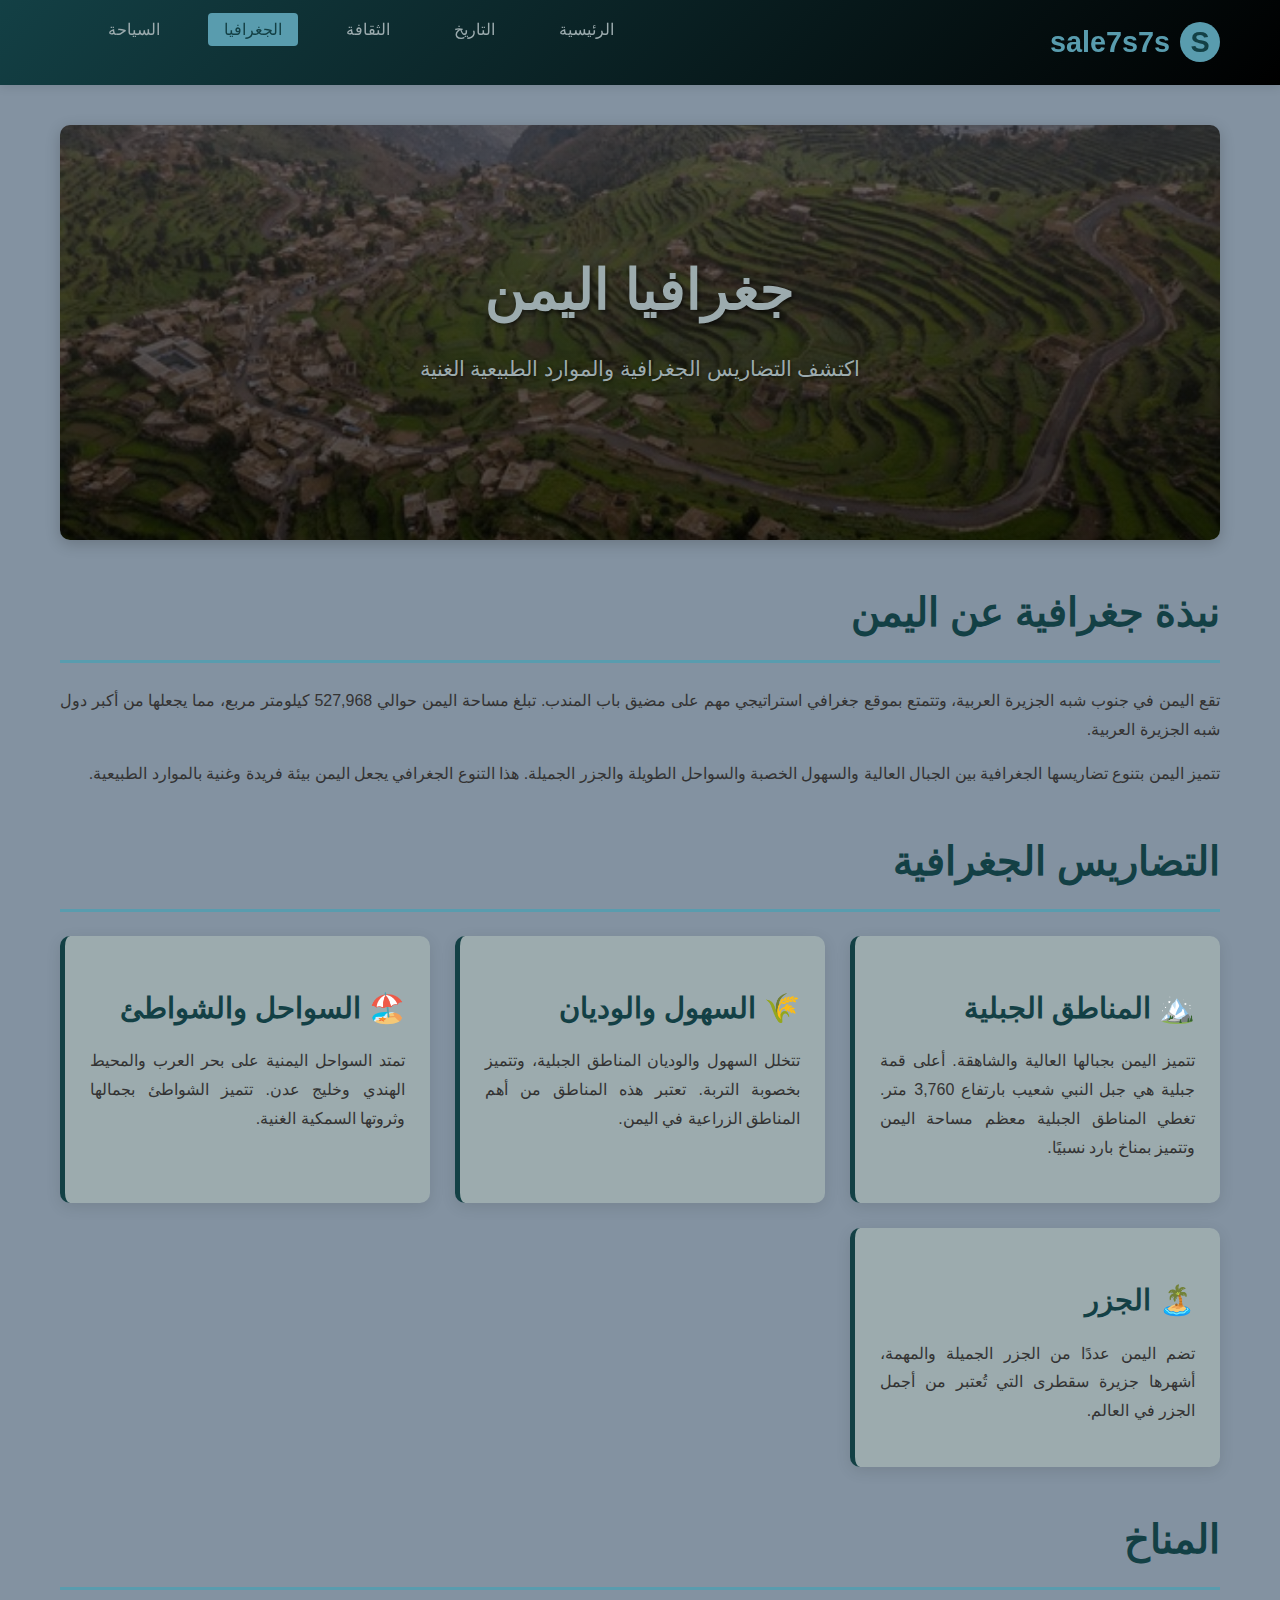
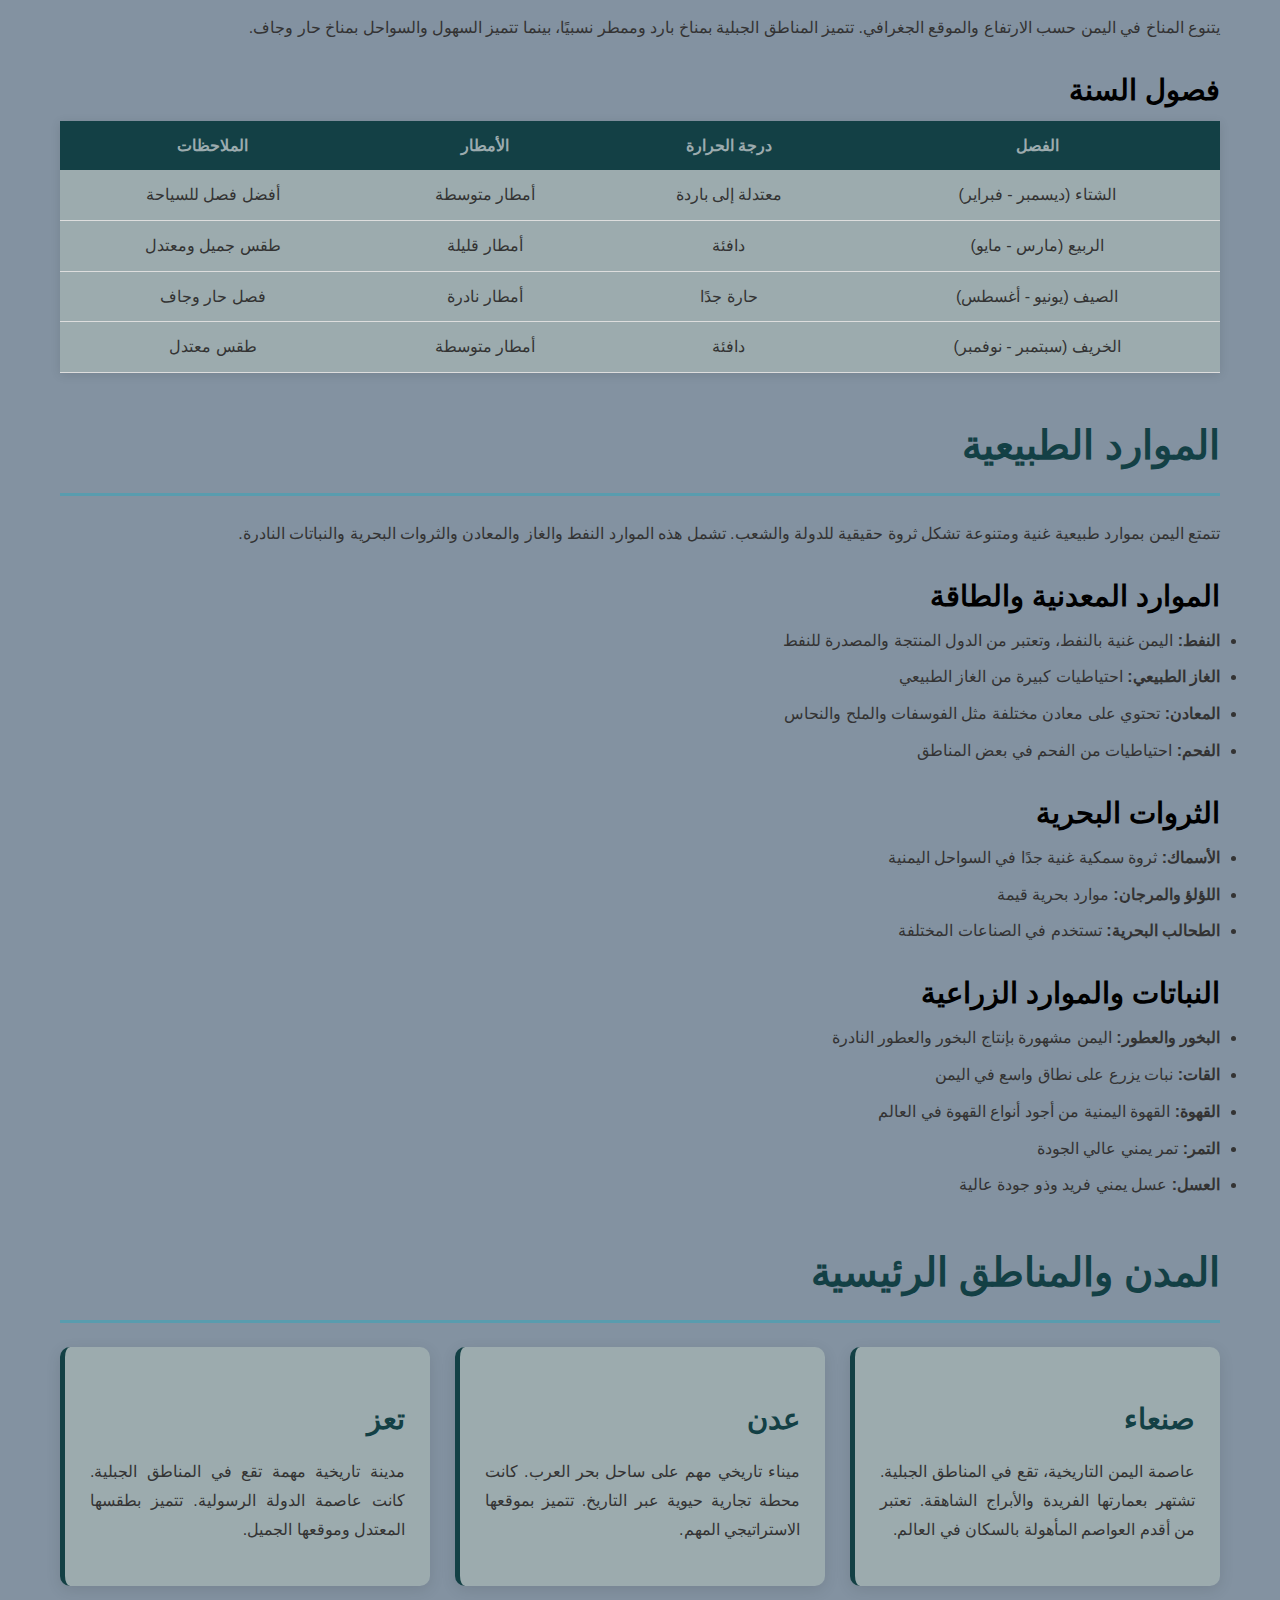
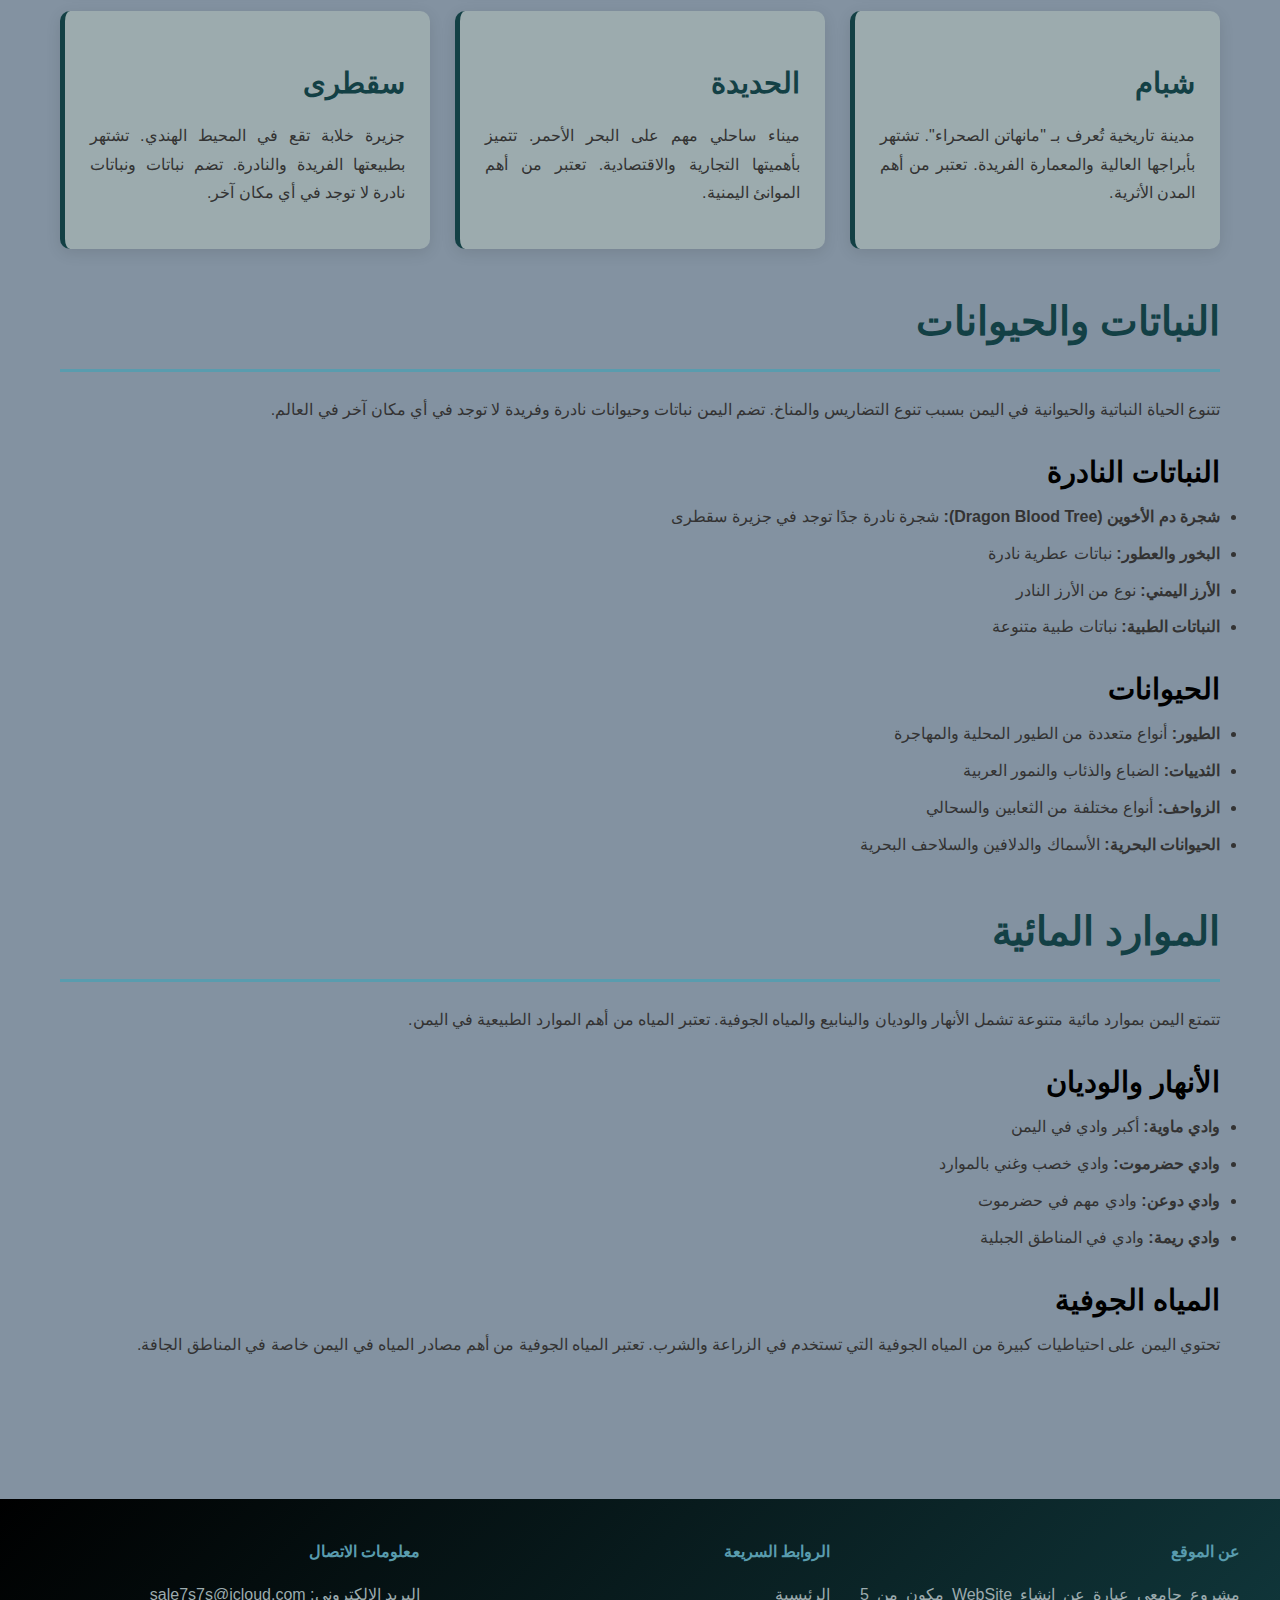
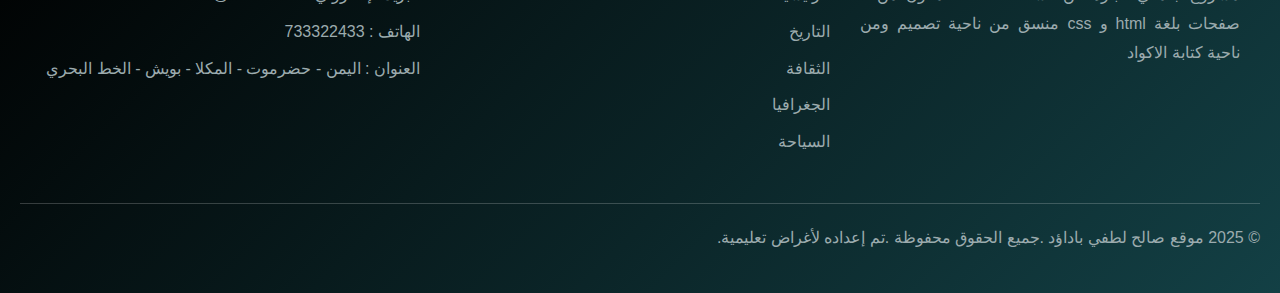
<file: geography.html>
<!DOCTYPE html>
<html lang="ar" dir="rtl">
<head>
    <meta charset="UTF-8">
    <meta name="viewport" content="width=device-width, initial-scale=1.0">
    <meta name="description" content="جغرافيا اليمن - التضاريس والمناخ والموارد الطبيعية">
    <title>جغرافيا اليمن - التضاريس والمناخ والموارد</title>
    <link rel="stylesheet" href="css/style.css">
</head>
<body>

    <header>
        <div class="header-container">
          <a href="index.html" class="logo">
                <div class="logo-icon">S</div>
                sale7s7s
            </a>
            <nav>
                <ul>
                    <li><a href="index.html">الرئيسية</a></li>
                    <li><a href="history.html">التاريخ</a></li>
                    <li><a href="culture.html">الثقافة</a></li>
                    <li><a href="geography.html" class="active">الجغرافيا</a></li>
                    <li><a href="tourism.html">السياحة</a></li>
                </ul>
            </nav>
        </div>
    </header>

    <main>

        <section class="hero" style="background: linear-gradient(rgba(40, 37, 37, 0.7), rgba(0, 0, 0, 0.7)), url('images/terraces.jpg') center/cover no-repeat;">
            <h1>جغرافيا اليمن</h1>
            <p>اكتشف التضاريس الجغرافية والموارد الطبيعية الغنية</p>
        </section>

        <section>
            <h2>نبذة جغرافية عن اليمن</h2>
            <p>
                تقع اليمن في جنوب شبه الجزيرة العربية، وتتمتع بموقع جغرافي استراتيجي مهم على مضيق باب المندب. 
                تبلغ مساحة اليمن حوالي 527,968 كيلومتر مربع، مما يجعلها من أكبر دول شبه الجزيرة العربية.
            </p>
            <p>
                تتميز اليمن بتنوع تضاريسها الجغرافية بين الجبال العالية والسهول الخصبة والسواحل الطويلة والجزر الجميلة. 
                هذا التنوع الجغرافي يجعل اليمن بيئة فريدة وغنية بالموارد الطبيعية.
            </p>
        </section>

        <section>
            <h2>التضاريس الجغرافية</h2>
            <div class="cards-container">
                <div class="card">
                    <h3>🏔️ المناطق الجبلية</h3>
                    <p>
                        تتميز اليمن بجبالها العالية والشاهقة. أعلى قمة جبلية هي جبل النبي شعيب بارتفاع 3,760 متر. 
                        تغطي المناطق الجبلية معظم مساحة اليمن وتتميز بمناخ بارد نسبيًا.
                    </p>
                </div>
                <div class="card">
                    <h3>🌾 السهول والوديان</h3>
                    <p>
                        تتخلل السهول والوديان المناطق الجبلية، وتتميز بخصوبة التربة. 
                        تعتبر هذه المناطق من أهم المناطق الزراعية في اليمن.
                    </p>
                </div>
                <div class="card">
                    <h3>🏖️ السواحل والشواطئ</h3>
                    <p>
                        تمتد السواحل اليمنية على بحر العرب والمحيط الهندي وخليج عدن. 
                        تتميز الشواطئ بجمالها وثروتها السمكية الغنية.
                    </p>
                </div>
                <div class="card">
                    <h3>🏝️ الجزر</h3>
                    <p>
                        تضم اليمن عددًا من الجزر الجميلة والمهمة، أشهرها جزيرة سقطرى التي تُعتبر من أجمل الجزر في العالم.
                    </p>
                </div>
            </div>
        </section>

        <section>
            <h2>المناخ</h2>
            <p>
                يتنوع المناخ في اليمن حسب الارتفاع والموقع الجغرافي. 
                تتميز المناطق الجبلية بمناخ بارد وممطر نسبيًا، بينما تتميز السهول والسواحل بمناخ حار وجاف.
            </p>

            <h3>فصول السنة</h3>
            <table>
                <tr>
                    <th>الفصل</th>
                    <th>درجة الحرارة</th>
                    <th>الأمطار</th>
                    <th>الملاحظات</th>
                </tr>
                <tr>
                    <td>الشتاء (ديسمبر - فبراير)</td>
                    <td>معتدلة إلى باردة</td>
                    <td>أمطار متوسطة</td>
                    <td>أفضل فصل للسياحة</td>
                </tr>
                <tr>
                    <td>الربيع (مارس - مايو)</td>
                    <td>دافئة</td>
                    <td>أمطار قليلة</td>
                    <td>طقس جميل ومعتدل</td>
                </tr>
                <tr>
                    <td>الصيف (يونيو - أغسطس)</td>
                    <td>حارة جدًا</td>
                    <td>أمطار نادرة</td>
                    <td>فصل حار وجاف</td>
                </tr>
                <tr>
                    <td>الخريف (سبتمبر - نوفمبر)</td>
                    <td>دافئة</td>
                    <td>أمطار متوسطة</td>
                    <td>طقس معتدل</td>
                </tr>
            </table>
        </section>

        <section>
            <h2>الموارد الطبيعية</h2>
            <p>
                تتمتع اليمن بموارد طبيعية غنية ومتنوعة تشكل ثروة حقيقية للدولة والشعب. 
                تشمل هذه الموارد النفط والغاز والمعادن والثروات البحرية والنباتات النادرة.
            </p>

            <h3>الموارد المعدنية والطاقة</h3>
            <ul>
                <li><strong>النفط:</strong> اليمن غنية بالنفط، وتعتبر من الدول المنتجة والمصدرة للنفط</li>
                <li><strong>الغاز الطبيعي:</strong> احتياطيات كبيرة من الغاز الطبيعي</li>
                <li><strong>المعادن:</strong> تحتوي على معادن مختلفة مثل الفوسفات والملح والنحاس</li>
                <li><strong>الفحم:</strong> احتياطيات من الفحم في بعض المناطق</li>
            </ul>

            <h3>الثروات البحرية</h3>
            <ul>
                <li><strong>الأسماك:</strong> ثروة سمكية غنية جدًا في السواحل اليمنية</li>
                <li><strong>اللؤلؤ والمرجان:</strong> موارد بحرية قيمة</li>
                <li><strong>الطحالب البحرية:</strong> تستخدم في الصناعات المختلفة</li>
            </ul>

            <h3>النباتات والموارد الزراعية</h3>
            <ul>
                <li><strong>البخور والعطور:</strong> اليمن مشهورة بإنتاج البخور والعطور النادرة</li>
                <li><strong>القات:</strong> نبات يزرع على نطاق واسع في اليمن</li>
                <li><strong>القهوة:</strong> القهوة اليمنية من أجود أنواع القهوة في العالم</li>
                <li><strong>التمر:</strong> تمر يمني عالي الجودة</li>
                <li><strong>العسل:</strong> عسل يمني فريد وذو جودة عالية</li>
            </ul>
        </section>

        <section>
            <h2>المدن والمناطق الرئيسية</h2>
            <div class="cards-container">
                <div class="card">
                    <h3>صنعاء</h3>
                    <p>
                        عاصمة اليمن التاريخية، تقع في المناطق الجبلية. تشتهر بعمارتها الفريدة والأبراج الشاهقة. 
                        تعتبر من أقدم العواصم المأهولة بالسكان في العالم.
                    </p>
                </div>
                <div class="card">
                    <h3>عدن</h3>
                    <p>
                        ميناء تاريخي مهم على ساحل بحر العرب. كانت محطة تجارية حيوية عبر التاريخ. 
                        تتميز بموقعها الاستراتيجي المهم.
                    </p>
                </div>
                <div class="card">
                    <h3>تعز</h3>
                    <p>
                        مدينة تاريخية مهمة تقع في المناطق الجبلية. كانت عاصمة الدولة الرسولية. 
                        تتميز بطقسها المعتدل وموقعها الجميل.
                    </p>
                </div>
                <div class="card">
                    <h3>شبام</h3>
                    <p>
                        مدينة تاريخية تُعرف بـ "مانهاتن الصحراء". تشتهر بأبراجها العالية والمعمارة الفريدة. 
                        تعتبر من أهم المدن الأثرية.
                    </p>
                </div>
                <div class="card">
                    <h3>الحديدة</h3>
                    <p>
                        ميناء ساحلي مهم على البحر الأحمر. تتميز بأهميتها التجارية والاقتصادية. 
                        تعتبر من أهم الموانئ اليمنية.
                    </p>
                </div>
                <div class="card">
                    <h3>سقطرى</h3>
                    <p>
                        جزيرة خلابة تقع في المحيط الهندي. تشتهر بطبيعتها الفريدة والنادرة. 
                        تضم نباتات ونباتات نادرة لا توجد في أي مكان آخر.
                    </p>
                </div>
            </div>
        </section>

        <section>
            <h2>النباتات والحيوانات</h2>
            <p>
                تتنوع الحياة النباتية والحيوانية في اليمن بسبب تنوع التضاريس والمناخ. 
                تضم اليمن نباتات وحيوانات نادرة وفريدة لا توجد في أي مكان آخر في العالم.
            </p>

            <h3>النباتات النادرة</h3>
            <ul>
                <li><strong>شجرة دم الأخوين (Dragon Blood Tree):</strong> شجرة نادرة جدًا توجد في جزيرة سقطرى</li>
                <li><strong>البخور والعطور:</strong> نباتات عطرية نادرة</li>
                <li><strong>الأرز اليمني:</strong> نوع من الأرز النادر</li>
                <li><strong>النباتات الطبية:</strong> نباتات طبية متنوعة</li>
            </ul>

            <h3>الحيوانات</h3>
            <ul>
                <li><strong>الطيور:</strong> أنواع متعددة من الطيور المحلية والمهاجرة</li>
                <li><strong>الثدييات:</strong> الضباع والذئاب والنمور العربية</li>
                <li><strong>الزواحف:</strong> أنواع مختلفة من الثعابين والسحالي</li>
                <li><strong>الحيوانات البحرية:</strong> الأسماك والدلافين والسلاحف البحرية</li>
            </ul>
        </section>

        <section>
            <h2>الموارد المائية</h2>
            <p>
                تتمتع اليمن بموارد مائية متنوعة تشمل الأنهار والوديان والينابيع والمياه الجوفية. 
                تعتبر المياه من أهم الموارد الطبيعية في اليمن.
            </p>

            <h3>الأنهار والوديان</h3>
            <ul>
                <li><strong>وادي ماوية:</strong> أكبر وادي في اليمن</li>
                <li><strong>وادي حضرموت:</strong> وادي خصب وغني بالموارد</li>
                <li><strong>وادي دوعن:</strong> وادي مهم في حضرموت</li>
                <li><strong>وادي ريمة:</strong> وادي في المناطق الجبلية</li>
            </ul>

            <h3>المياه الجوفية</h3>
            <p>
                تحتوي اليمن على احتياطيات كبيرة من المياه الجوفية التي تستخدم في الزراعة والشرب. 
                تعتبر المياه الجوفية من أهم مصادر المياه في اليمن خاصة في المناطق الجافة.
            </p>
        </section>
    </main>

     <footer>
        <div class="footer-container">
            <div class="footer-section">
                <h4>عن الموقع</h4>
                <p>مشروع جامعي عبارة عن انشاء WebSite مكون من 5 صفحات بلغة html و css منسق من ناحية تصميم ومن ناحية كتابة الاكواد</p>
            </div>
            <div class="footer-section">
                <h4>الروابط السريعة</h4>
                <ul>
                    <li><a href="index.html">الرئيسية</a></li>
                    <li><a href="history.html">التاريخ</a></li>
                    <li><a href="culture.html">الثقافة</a></li>
                    <li><a href="geography.html">الجغرافيا</a></li>
                    <li><a href="tourism.html">السياحة</a></li>
                </ul>
            </div>
            <div class="footer-section">
                <h4>معلومات الاتصال</h4>
                <ul>
                    <li>البريد الإلكتروني: sale7s7s@icloud.com</li>
                    <li>الهاتف : 733322433</li>
                    <li>العنوان : اليمن - حضرموت - المكلا - بويش - الخط البحري</li>
                </ul>
            </div>
        </div>
        <div class="footer-bottom">
            <p>&copy; 2025 موقع صالح لطفي باداؤد .جميع الحقوق محفوظة .تم إعداده لأغراض تعليمية.</p>
        </div>
    </footer>    

    <script>
        document.querySelectorAll('nav a').forEach(link => {
            if (link.href === window.location.href) {
                link.classList.add('active');
            }
        });
    </script>
</body>
</html>
</file>
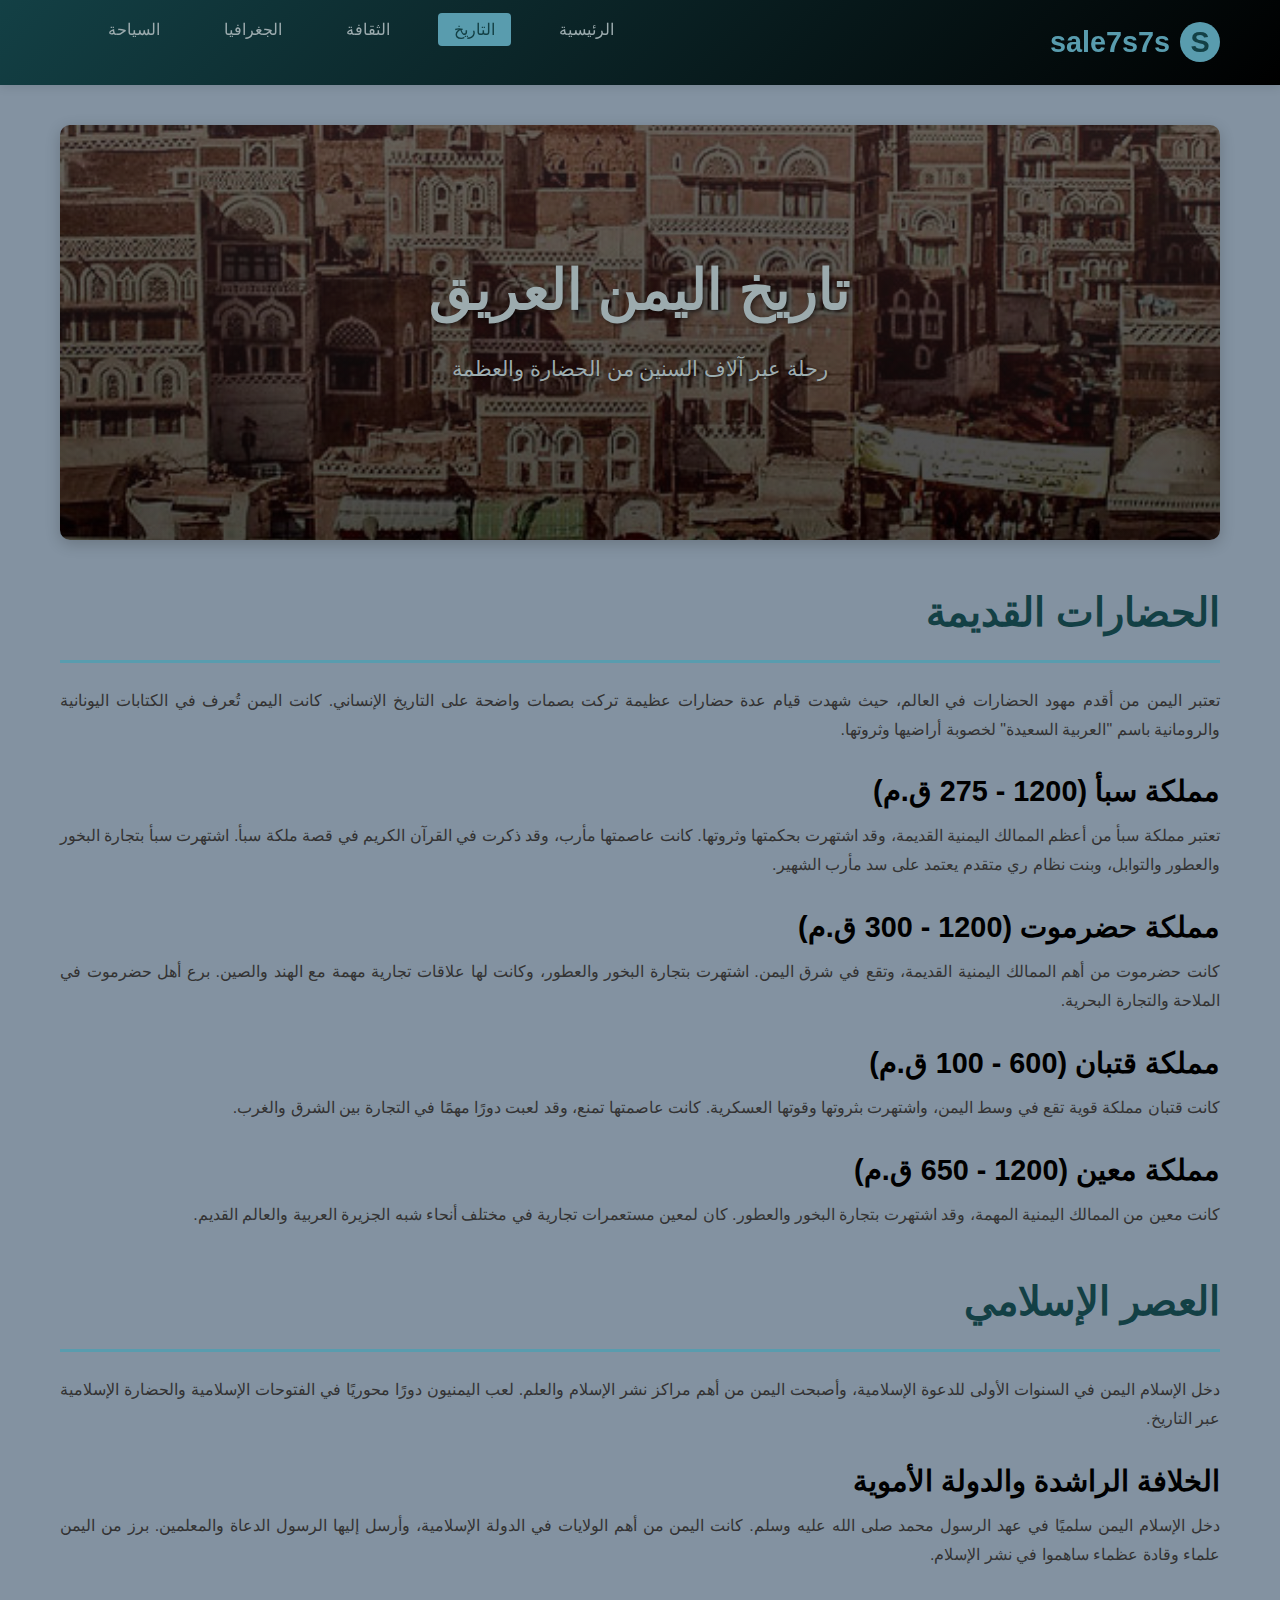
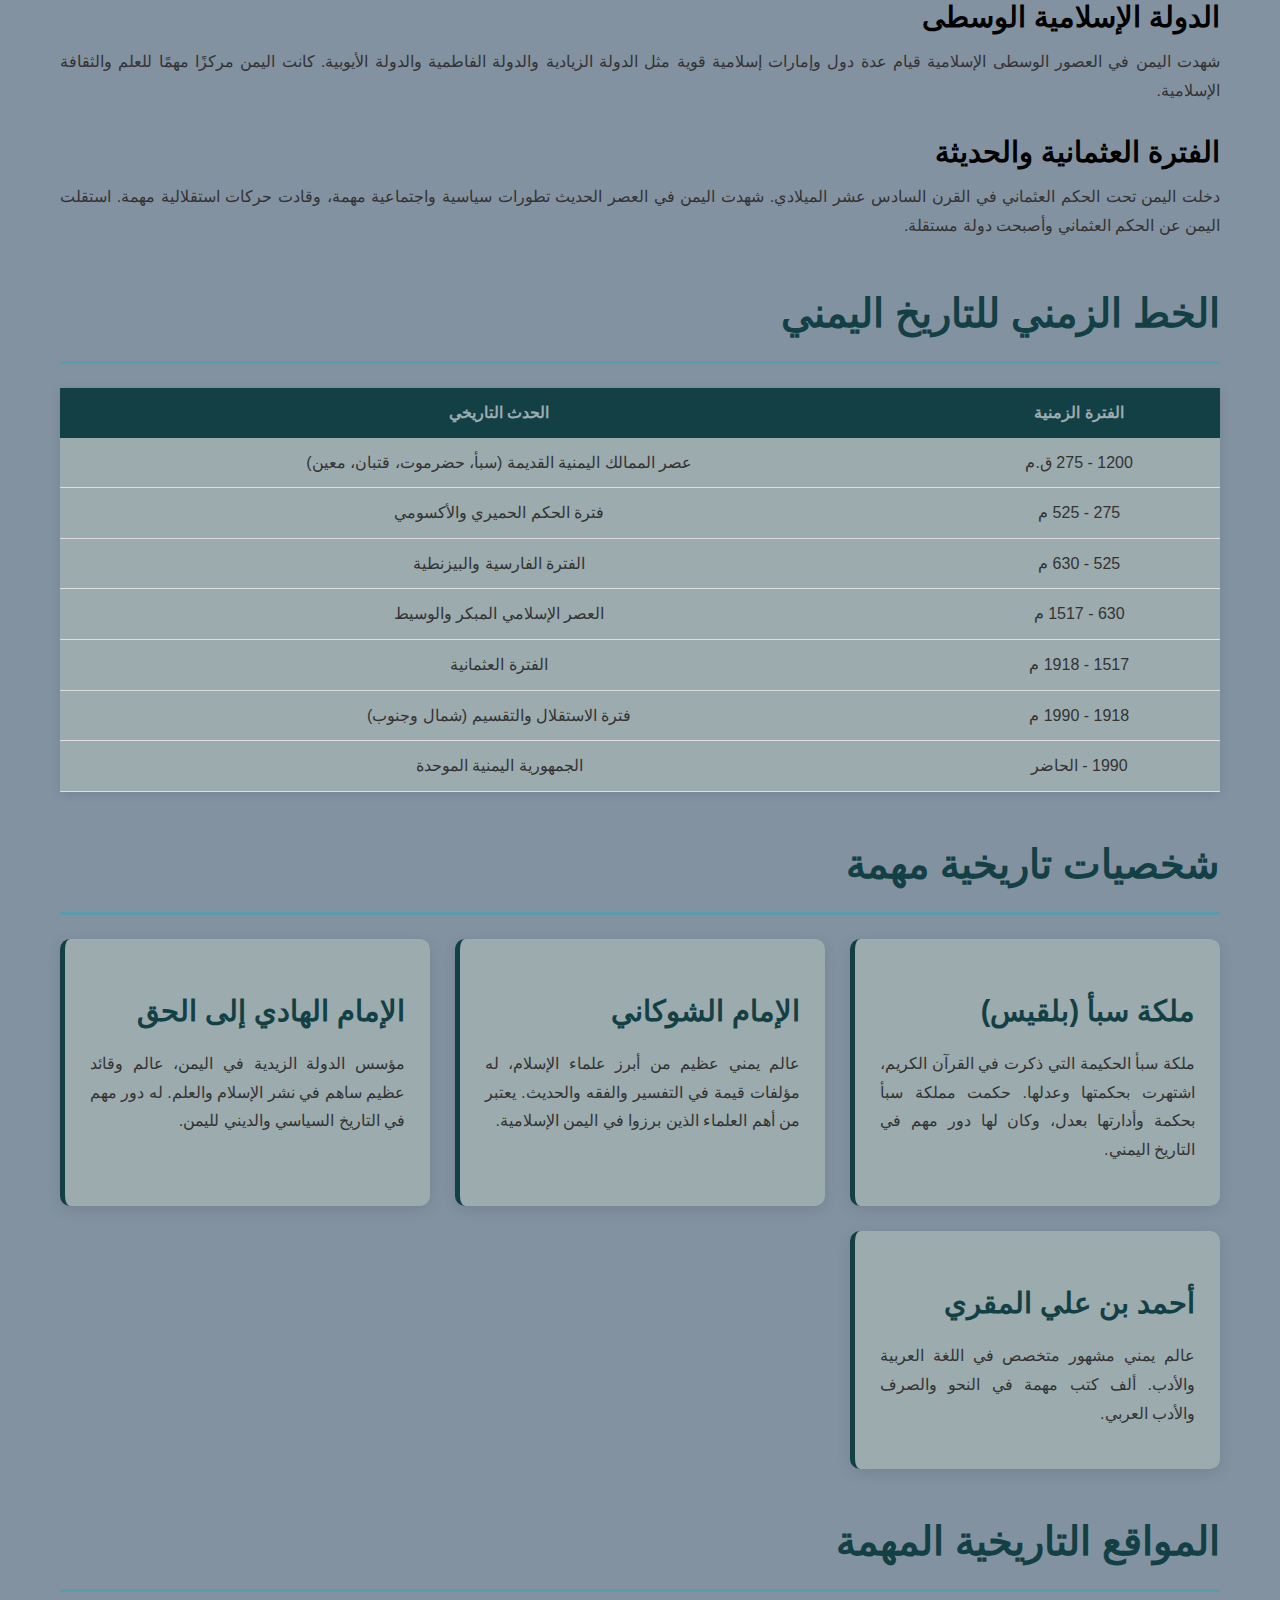
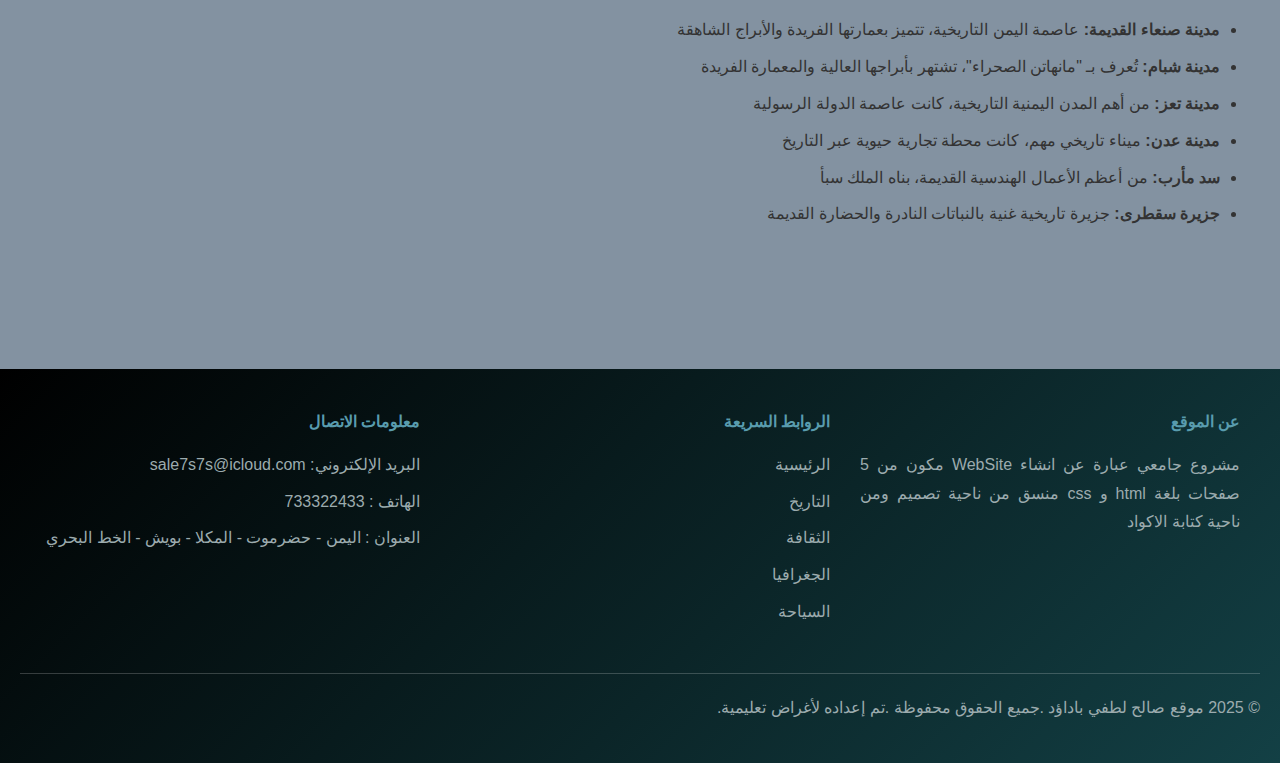
<file: history.html>
<!DOCTYPE html>
<html lang="ar" dir="rtl">
<head>
    <meta charset="UTF-8">
    <meta name="viewport" content="width=device-width, initial-scale=1.0">
    <meta name="description" content="تاريخ اليمن - الحضارات القديمة والممالك العظيمة">
    <title>تاريخ اليمن - الحضارات والممالك القديمة</title>
    <link rel="stylesheet" href="css/style.css">
</head>
<body>

    <header>
        <div class="header-container">
          <a href="index.html" class="logo">
                <div class="logo-icon">S</div>
                sale7s7s
            </a>
            <nav>
                <ul>
                    <li><a href="index.html">الرئيسية</a></li>
                    <li><a href="history.html" class="active">التاريخ</a></li>
                    <li><a href="culture.html">الثقافة</a></li>
                    <li><a href="geography.html">الجغرافيا</a></li>
                    <li><a href="tourism.html">السياحة</a></li>
                </ul>
            </nav>
        </div>
    </header>

    <main>
        <section class="hero" style="background: linear-gradient(rgba(36, 31, 32, 0.7), rgba(0, 0, 0, 0.7)), url('images/sanaa_2.jpeg') center/cover no-repeat;">
            <h1>تاريخ اليمن العريق</h1>
            <p>رحلة عبر آلاف السنين من الحضارة والعظمة</p>
        </section>

        <section>
            <h2>الحضارات القديمة</h2>
            <p>
                تعتبر اليمن من أقدم مهود الحضارات في العالم، حيث شهدت قيام عدة حضارات عظيمة تركت بصمات واضحة على التاريخ الإنساني. 
                كانت اليمن تُعرف في الكتابات اليونانية والرومانية باسم "العربية السعيدة" لخصوبة أراضيها وثروتها.
            </p>

            <h3>مملكة سبأ (1200 - 275 ق.م)</h3>
            <p>
                تعتبر مملكة سبأ من أعظم الممالك اليمنية القديمة، وقد اشتهرت بحكمتها وثروتها. 
                كانت عاصمتها مأرب، وقد ذكرت في القرآن الكريم في قصة ملكة سبأ. اشتهرت سبأ بتجارة البخور والعطور والتوابل، 
                وبنت نظام ري متقدم يعتمد على سد مأرب الشهير.
            </p>

            <h3>مملكة حضرموت (1200 - 300 ق.م)</h3>
            <p>
                كانت حضرموت من أهم الممالك اليمنية القديمة، وتقع في شرق اليمن. اشتهرت بتجارة البخور والعطور، 
                وكانت لها علاقات تجارية مهمة مع الهند والصين. برع أهل حضرموت في الملاحة والتجارة البحرية.
            </p>

            <h3>مملكة قتبان (600 - 100 ق.م)</h3>
            <p>
                كانت قتبان مملكة قوية تقع في وسط اليمن، واشتهرت بثروتها وقوتها العسكرية. 
                كانت عاصمتها تمنع، وقد لعبت دورًا مهمًا في التجارة بين الشرق والغرب.
            </p>

            <h3>مملكة معين (1200 - 650 ق.م)</h3>
            <p>
                كانت معين من الممالك اليمنية المهمة، وقد اشتهرت بتجارة البخور والعطور. 
                كان لمعين مستعمرات تجارية في مختلف أنحاء شبه الجزيرة العربية والعالم القديم.
            </p>
        </section>

        <section>
            <h2>العصر الإسلامي</h2>
            <p>
                دخل الإسلام اليمن في السنوات الأولى للدعوة الإسلامية، وأصبحت اليمن من أهم مراكز نشر الإسلام والعلم. 
                لعب اليمنيون دورًا محوريًا في الفتوحات الإسلامية والحضارة الإسلامية عبر التاريخ.
            </p>

            <h3>الخلافة الراشدة والدولة الأموية</h3>
            <p>
                دخل الإسلام اليمن سلميًا في عهد الرسول محمد صلى الله عليه وسلم. كانت اليمن من أهم الولايات في الدولة الإسلامية، 
                وأرسل إليها الرسول الدعاة والمعلمين. برز من اليمن علماء وقادة عظماء ساهموا في نشر الإسلام.
            </p>

            <h3>الدولة الإسلامية الوسطى</h3>
            <p>
                شهدت اليمن في العصور الوسطى الإسلامية قيام عدة دول وإمارات إسلامية قوية مثل الدولة الزيادية والدولة الفاطمية والدولة الأيوبية. 
                كانت اليمن مركزًا مهمًا للعلم والثقافة الإسلامية.
            </p>

            <h3>الفترة العثمانية والحديثة</h3>
            <p>
                دخلت اليمن تحت الحكم العثماني في القرن السادس عشر الميلادي. شهدت اليمن في العصر الحديث تطورات سياسية واجتماعية مهمة، 
                وقادت حركات استقلالية مهمة. استقلت اليمن عن الحكم العثماني وأصبحت دولة مستقلة.
            </p>
        </section>

        <section>
            <h2>الخط الزمني للتاريخ اليمني</h2>
            <table>
                <tr>
                    <th>الفترة الزمنية</th>
                    <th>الحدث التاريخي</th>
                </tr>
                <tr>
                    <td>1200 - 275 ق.م</td>
                    <td>عصر الممالك اليمنية القديمة (سبأ، حضرموت، قتبان، معين)</td>
                </tr>
                <tr>
                    <td>275 - 525 م</td>
                    <td>فترة الحكم الحميري والأكسومي</td>
                </tr>
                <tr>
                    <td>525 - 630 م</td>
                    <td>الفترة الفارسية والبيزنطية</td>
                </tr>
                <tr>
                    <td>630 - 1517 م</td>
                    <td>العصر الإسلامي المبكر والوسيط</td>
                </tr>
                <tr>
                    <td>1517 - 1918 م</td>
                    <td>الفترة العثمانية</td>
                </tr>
                <tr>
                    <td>1918 - 1990 م</td>
                    <td>فترة الاستقلال والتقسيم (شمال وجنوب)</td>
                </tr>
                <tr>
                    <td>1990 - الحاضر</td>
                    <td>الجمهورية اليمنية الموحدة</td>
                </tr>
            </table>
        </section>

        <section>
            <h2>شخصيات تاريخية مهمة</h2>
            <div class="cards-container">
                <div class="card">
                    <h3>ملكة سبأ (بلقيس)</h3>
                    <p>
                        ملكة سبأ الحكيمة التي ذكرت في القرآن الكريم، اشتهرت بحكمتها وعدلها. 
                        حكمت مملكة سبأ بحكمة وأدارتها بعدل، وكان لها دور مهم في التاريخ اليمني.
                    </p>
                </div>
                <div class="card">
                    <h3>الإمام الشوكاني</h3>
                    <p>
                        عالم يمني عظيم من أبرز علماء الإسلام، له مؤلفات قيمة في التفسير والفقه والحديث. 
                        يعتبر من أهم العلماء الذين برزوا في اليمن الإسلامية.
                    </p>
                </div>
                <div class="card">
                    <h3>الإمام الهادي إلى الحق</h3>
                    <p>
                        مؤسس الدولة الزيدية في اليمن، عالم وقائد عظيم ساهم في نشر الإسلام والعلم. 
                        له دور مهم في التاريخ السياسي والديني لليمن.
                    </p>
                </div>
                <div class="card">
                    <h3>أحمد بن علي المقري</h3>
                    <p>
                        عالم يمني مشهور متخصص في اللغة العربية والأدب. ألف كتب مهمة في النحو والصرف والأدب العربي.
                    </p>
                </div>
            </div>
        </section>

        <section>
            <h2>المواقع التاريخية المهمة</h2>
            <ul>
                <li><strong>مدينة صنعاء القديمة:</strong> عاصمة اليمن التاريخية، تتميز بعمارتها الفريدة والأبراج الشاهقة</li>
                <li><strong>مدينة شبام:</strong> تُعرف بـ "مانهاتن الصحراء"، تشتهر بأبراجها العالية والمعمارة الفريدة</li>
                <li><strong>مدينة تعز:</strong> من أهم المدن اليمنية التاريخية، كانت عاصمة الدولة الرسولية</li>
                <li><strong>مدينة عدن:</strong> ميناء تاريخي مهم، كانت محطة تجارية حيوية عبر التاريخ</li>
                <li><strong>سد مأرب:</strong> من أعظم الأعمال الهندسية القديمة، بناه الملك سبأ</li>
                <li><strong>جزيرة سقطرى:</strong> جزيرة تاريخية غنية بالنباتات النادرة والحضارة القديمة</li>
            </ul>
        </section>
    </main>

 <footer>
        <div class="footer-container">
            <div class="footer-section">
                <h4>عن الموقع</h4>
                <p>مشروع جامعي عبارة عن انشاء WebSite مكون من 5 صفحات بلغة html و css منسق من ناحية تصميم ومن ناحية كتابة الاكواد</p>
            </div>
            <div class="footer-section">
                <h4>الروابط السريعة</h4>
                <ul>
                    <li><a href="index.html">الرئيسية</a></li>
                    <li><a href="history.html">التاريخ</a></li>
                    <li><a href="culture.html">الثقافة</a></li>
                    <li><a href="geography.html">الجغرافيا</a></li>
                    <li><a href="tourism.html">السياحة</a></li>
                </ul>
            </div>
            <div class="footer-section">
                <h4>معلومات الاتصال</h4>
                <ul>
                    <li>البريد الإلكتروني: sale7s7s@icloud.com</li>
                    <li>الهاتف : 733322433</li>
                    <li>العنوان : اليمن - حضرموت - المكلا - بويش - الخط البحري</li>
                </ul>
            </div>
        </div>
        <div class="footer-bottom">
            <p>&copy; 2025 موقع صالح لطفي باداؤد .جميع الحقوق محفوظة .تم إعداده لأغراض تعليمية.</p>
        </div>
    </footer>
    <script>
        document.querySelectorAll('nav a').forEach(link => {
            if (link.href === window.location.href) {
                link.classList.add('active');
            }
        });
    </script>
</body>
</html>
</file>
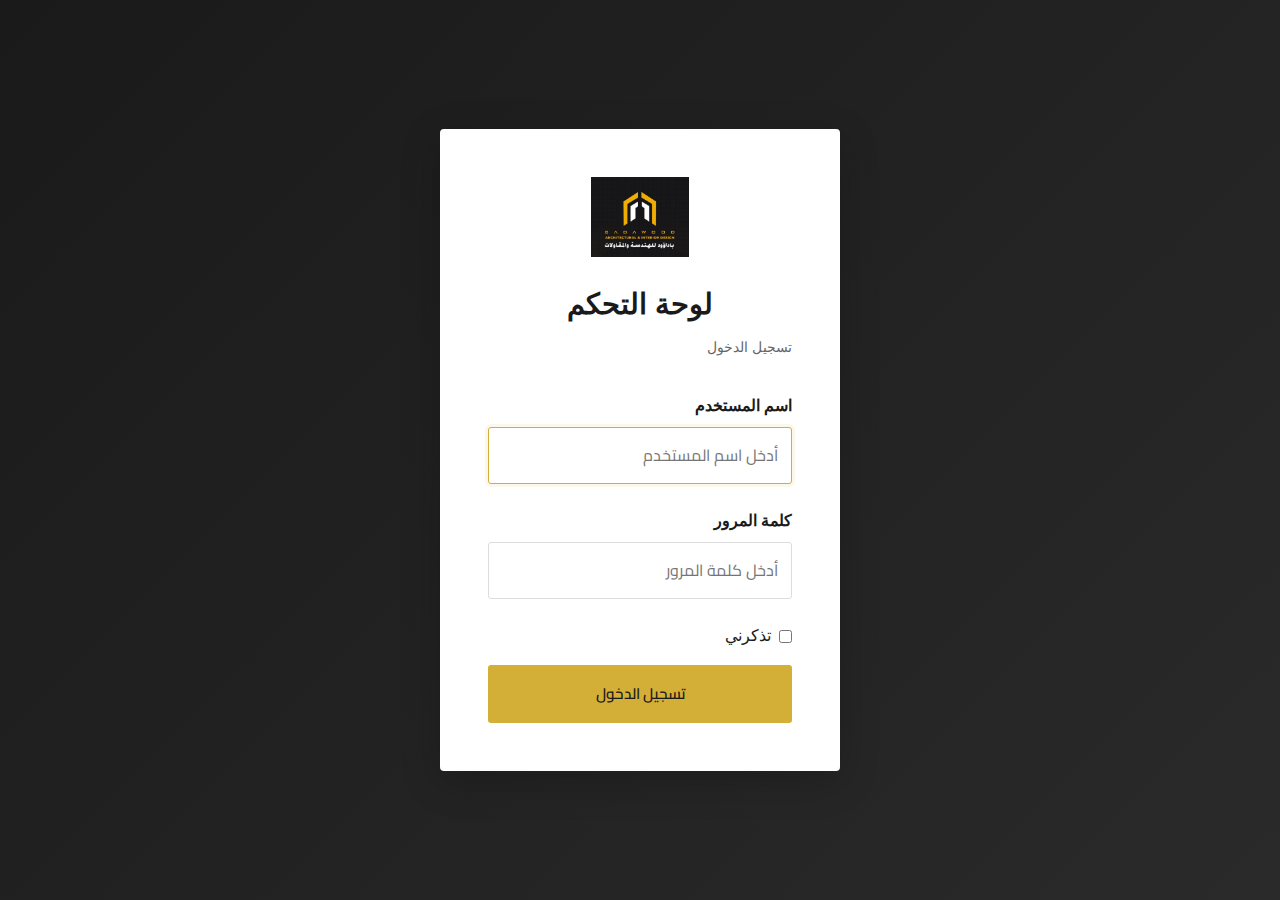
<file: login.html>
<!DOCTYPE html>
<html lang="ar" dir="rtl">
<head>
    <meta charset="UTF-8">
    <meta name="viewport" content="width=device-width, initial-scale=1.0">
    <meta name="description" content="تسجيل دخول لوحة التحكم">
    <title>تسجيل الدخول - لوحة التحكم</title>
    <link href="https://fonts.googleapis.com/css2?family=Cairo:wght@300;400;500;600;700;800;900&family=Playfair+Display:wght@400;500;600;700;800;900&display=swap" rel="stylesheet">
    <link rel="stylesheet" href="css/style.css">
    <style>
        .login-container {
            min-height: 100vh;
            display: flex;
            align-items: center;
            justify-content: center;
            background: linear-gradient(135deg, #1a1a1a 0%, #2a2a2a 100%);
            padding: 2rem;
        }

        .login-box {
            background: white;
            padding: 3rem;
            border-radius: 4px;
            box-shadow: 0 10px 40px rgba(0, 0, 0, 0.2);
            max-width: 400px;
            width: 100%;
        }

        .login-header {
            text-align: center;
            margin-bottom: 2rem;
        }

        .login-header img {
            height: 80px;
            margin-bottom: 1rem;
        }

        .login-header h1 {
            font-size: 1.8rem;
            color: #1a1a1a;
            margin-bottom: 0.5rem;
            font-weight: 700;
            letter-spacing: -0.5px;
        }

        .login-header p {
            color: #666;
            font-size: 0.9rem;
        }

        .login-form .form-group {
            margin-bottom: 1.5rem;
        }

        .login-form label {
            display: block;
            margin-bottom: 0.5rem;
            font-weight: 600;
            color: #1a1a1a;
        }

        .login-form input {
            width: 100%;
            padding: 0.8rem;
            border: 1px solid #ddd;
            border-radius: 3px;
            font-family: 'Cairo', sans-serif;
            font-size: 1rem;
        }

        .login-form input:focus {
            outline: none;
            border-color: #d4af37;
            box-shadow: 0 0 0 3px rgba(212, 175, 55, 0.1);
        }

        .login-button {
            width: 100%;
            padding: 0.9rem;
            background-color: #d4af37;
            color: #1a1a1a;
            border: none;
            border-radius: 3px;
            font-size: 0.95rem;
            font-weight: 600;
            cursor: pointer;
            transition: all 0.3s ease;
            font-family: 'Cairo', sans-serif;
            letter-spacing: 0.3px;
        }

        .login-button:hover {
            background-color: #e5c158;
            transform: translateY(-2px);
            box-shadow: 0 4px 12px rgba(212, 175, 55, 0.3);
        }

        .login-button:active {
            transform: translateY(0);
        }

        .error-message {
            background-color: #fee;
            color: #c33;
            padding: 1rem;
            border-radius: 4px;
            margin-bottom: 1rem;
            display: none;
            text-align: center;
        }

        .success-message {
            background-color: #efe;
            color: #3c3;
            padding: 1rem;
            border-radius: 4px;
            margin-bottom: 1rem;
            display: none;
            text-align: center;
        }

        .login-footer {
            text-align: center;
            margin-top: 2rem;
            color: #666;
            font-size: 0.9rem;
        }

        .remember-me {
            display: flex;
            align-items: center;
            gap: 0.5rem;
            margin-bottom: 1rem;
        }

        .remember-me input {
            width: auto;
        }

        .remember-me label {
            margin: 0;
            font-weight: 400;
        }
    </style>
</head>
<body>
    <div class="login-container">
        <div class="login-box">
            <div class="login-header">
                <img src="images/logo.png" alt="شعار المكتب">
                <h1>لوحة التحكم</h1>
                <p>تسجيل الدخول</p>
            </div>

            <div id="errorMessage" class="error-message"></div>
            <div id="successMessage" class="success-message"></div>

            <form class="login-form" onsubmit="handleLogin(event)">
                <div class="form-group">
                    <label for="username">اسم المستخدم</label>
                    <input type="text" id="username" name="username" placeholder="أدخل اسم المستخدم" required autofocus>
                </div>

                <div class="form-group">
                    <label for="password">كلمة المرور</label>
                    <input type="password" id="password" name="password" placeholder="أدخل كلمة المرور" required>
                </div>

                <div class="remember-me">
                    <input type="checkbox" id="rememberMe" name="rememberMe">
                    <label for="rememberMe">تذكرني</label>
                </div>

                <button type="submit" class="login-button">تسجيل الدخول</button>
            </form>
        </div>
    </div>

    <script src="js/auth.js"></script>
</body>
</html>
</file>
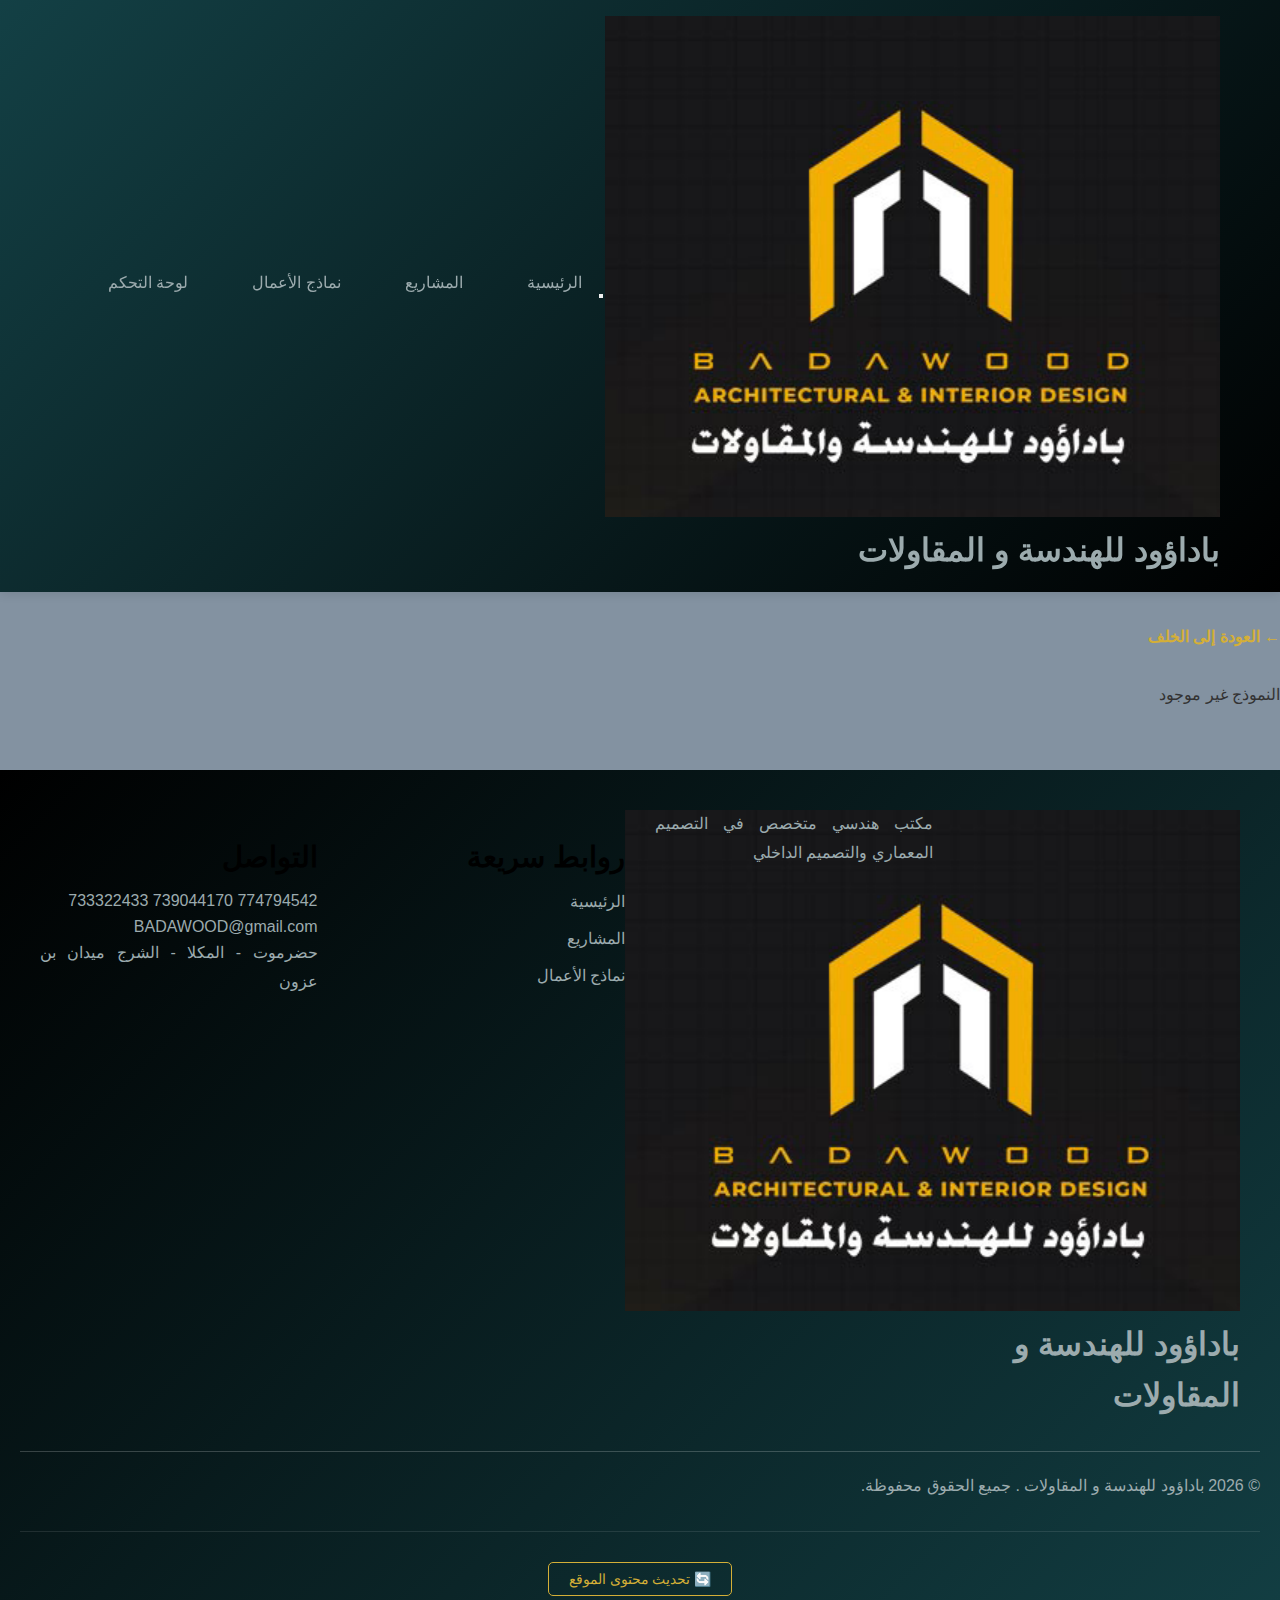
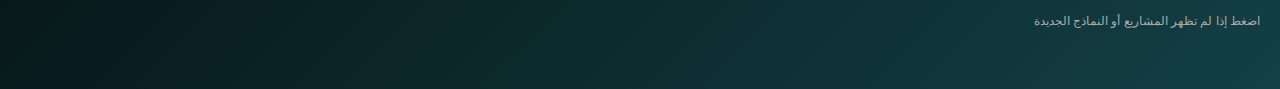
<file: portfolio-detail.html>
<!DOCTYPE html>
<html lang="ar" dir="rtl">
<head>
    <meta charset="UTF-8">
    <meta name="viewport" content="width=device-width, initial-scale=1.0">
    <meta name="description" content="تفاصيل المشروع">
    <title>تفاصيل المشروع - مكتب هندسة معمارية</title>
    <link href="https://fonts.googleapis.com/css2?family=Cairo:wght@300;400;500;600;700;800;900&family=Playfair+Display:wght@400;500;600;700;800;900&display=swap" rel="stylesheet">
    <link rel="stylesheet" href="css/style.css">
</head>
<body>
    <!-- Header -->
    <header>
        <div class="header-container">
            <div class="logo-section">
                <img src="images/logo.png" alt="شعار باداؤود للهندسة والمقاولات">
                <h1>باداؤود للهندسة و المقاولات</h1>
            </div>
            <button class="mobile-menu-btn" onclick="toggleMenu()">
                <span></span>
                <span></span>
                <span></span>
            </button>
            <nav id="mainNav">
                <ul>
                    <li><a href="index.html">الرئيسية</a></li>
                    <li><a href="projects.html">المشاريع</a></li>
                    <li><a href="portfolio.html">نماذج الأعمال</a></li>
                    <li><a href="admin.html">لوحة التحكم</a></li>
                </ul>
            </nav>
        </div>
    </header>
    <div class="menu-overlay" onclick="toggleMenu()"></div>

    <!-- Back Button -->
    <div class="container" style="padding-top: 2rem;">
        <a href="portfolio.html" style="color: #d4af37; text-decoration: none; font-weight: 600;">← العودة إلى الخلف</a>
    </div>

    <!-- Project Detail -->
    <section class="container" style="padding-top: 2rem;">
        <div class="project-detail" id="projectDetail">
            <!-- Project details will be loaded here by JavaScript -->
        </div>
    </section>

    <!-- Footer -->
<footer>
        <div class="footer-container">

            <div class="logo-section">
                <img src="images/logo.png" alt="شعار باداؤود للهندسة و المقاولات">
                <h1>باداؤود للهندسة و المقاولات</h1>
            </div>
            <div class="footer-section">
                 <p>مكتب هندسي متخصص في التصميم المعماري والتصميم الداخلي</p>
            </div>
            <div class="footer-section">
                <h3>روابط سريعة</h3>
                <ul>
                    <li><a href="index.html">الرئيسية</a></li>
                    <li><a href="projects.html">المشاريع</a></li>
                    <li><a href="portfolio.html">نماذج الأعمال</a></li>
                </ul>
            </div>
            <div class="footer-section">
                <h3>التواصل</h3>
                <a href="tel:+966774794542">774794542</a>
                <a href="tel:+739044170">739044170</a>
                <a href="tel:+733322433">733322433</a>
                <a href="mailto:BADAWOOD@gmail.com">BADAWOOD@gmail.com</a>
                <p> حضرموت - المكلا - الشرج ميدان بن عزون</p>
            </div>
        </div>
        <div class="footer-bottom">
            <p>© 2026 باداؤود للهندسة و المقاولات . جميع الحقوق محفوظة.</p>
        </div>
        <!-- تحديث بيانات الموقع -->
<div style="text-align: center; margin-top: 30px; padding-top: 20px; border-top: 1px solid rgba(255,255,255,0.1);">
    <button onclick="resetUserData()" 
            style="background: transparent; border: 1px solid #d4af37; color: #d4af37; 
                   padding: 8px 20px; border-radius: 5px; cursor: pointer; 
                   font-size: 14px; margin: 10px;">
        🔄 تحديث محتوى الموقع
    </button>
    <p style="font-size: 12px; color: #aaa; margin-top: 5px;">
        اضغط إذا لم تظهر المشاريع أو النماذج الجديدة
    </p>
</div>

<script>
function resetUserData() {
    if (confirm('هل تريد تحديث محتوى الموقع إلى أحدث نسخة؟')) {
        // مسح بيانات الإصدار الحالي
        localStorage.removeItem('arch_projects_v3');
        localStorage.removeItem('arch_portfolio_v3');
        localStorage.removeItem('site_last_update');
        
        // مسح أي بيانات قديمة
        ['arch_projects', 'arch_portfolio', 
         'arch_projects_v1', 'arch_portfolio_v1',
         'arch_projects_v2', 'arch_portfolio_v2'].forEach(key => {
            localStorage.removeItem(key);
        });
        
        alert('تم تحديث البيانات. سيتم إعادة تحميل الصفحة...');
        setTimeout(() => location.reload(), 1000);
    }
}
</script>
    </footer>

    <script src="js/app.js"></script>
    <script src="js/mobile-menu.js"></script>
    <script>
        document.addEventListener('DOMContentLoaded', function() {
            loadPortfolioDetail();
        });
    </script>
</body>
</html>
</file>
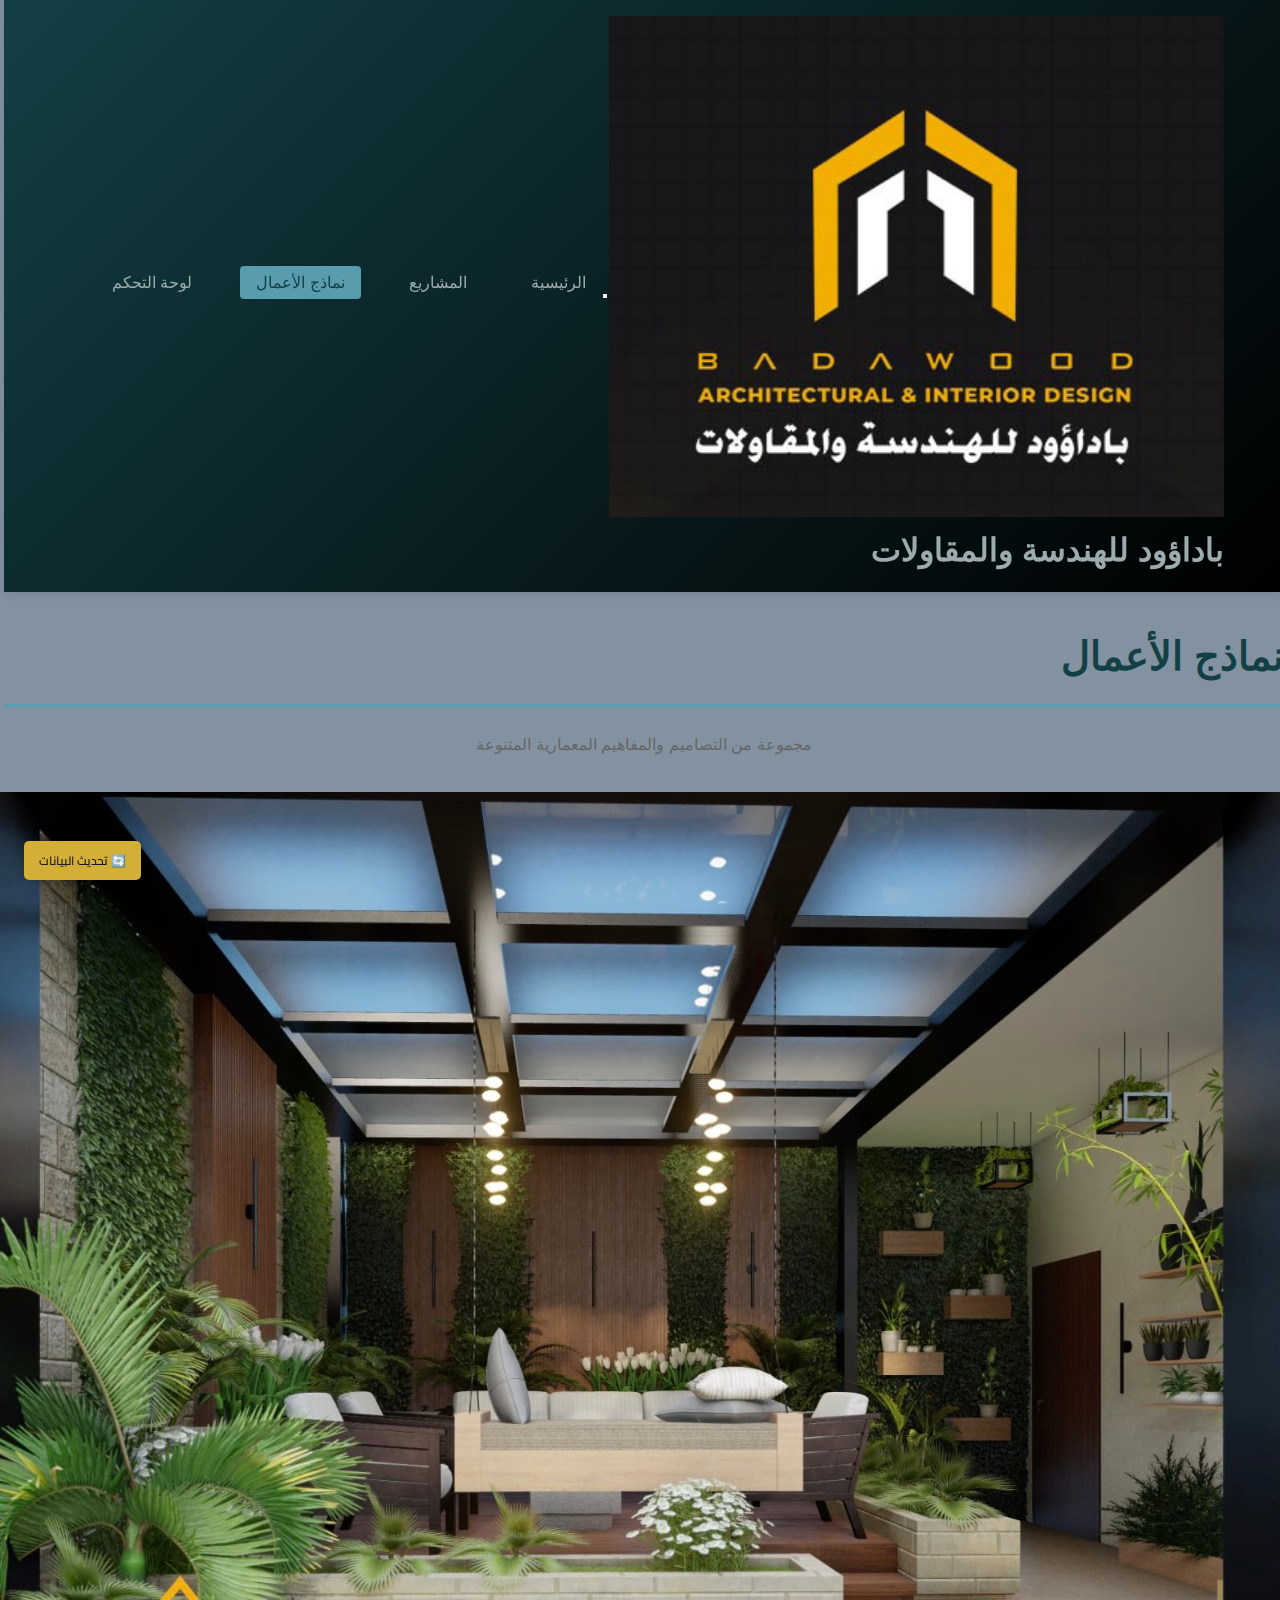
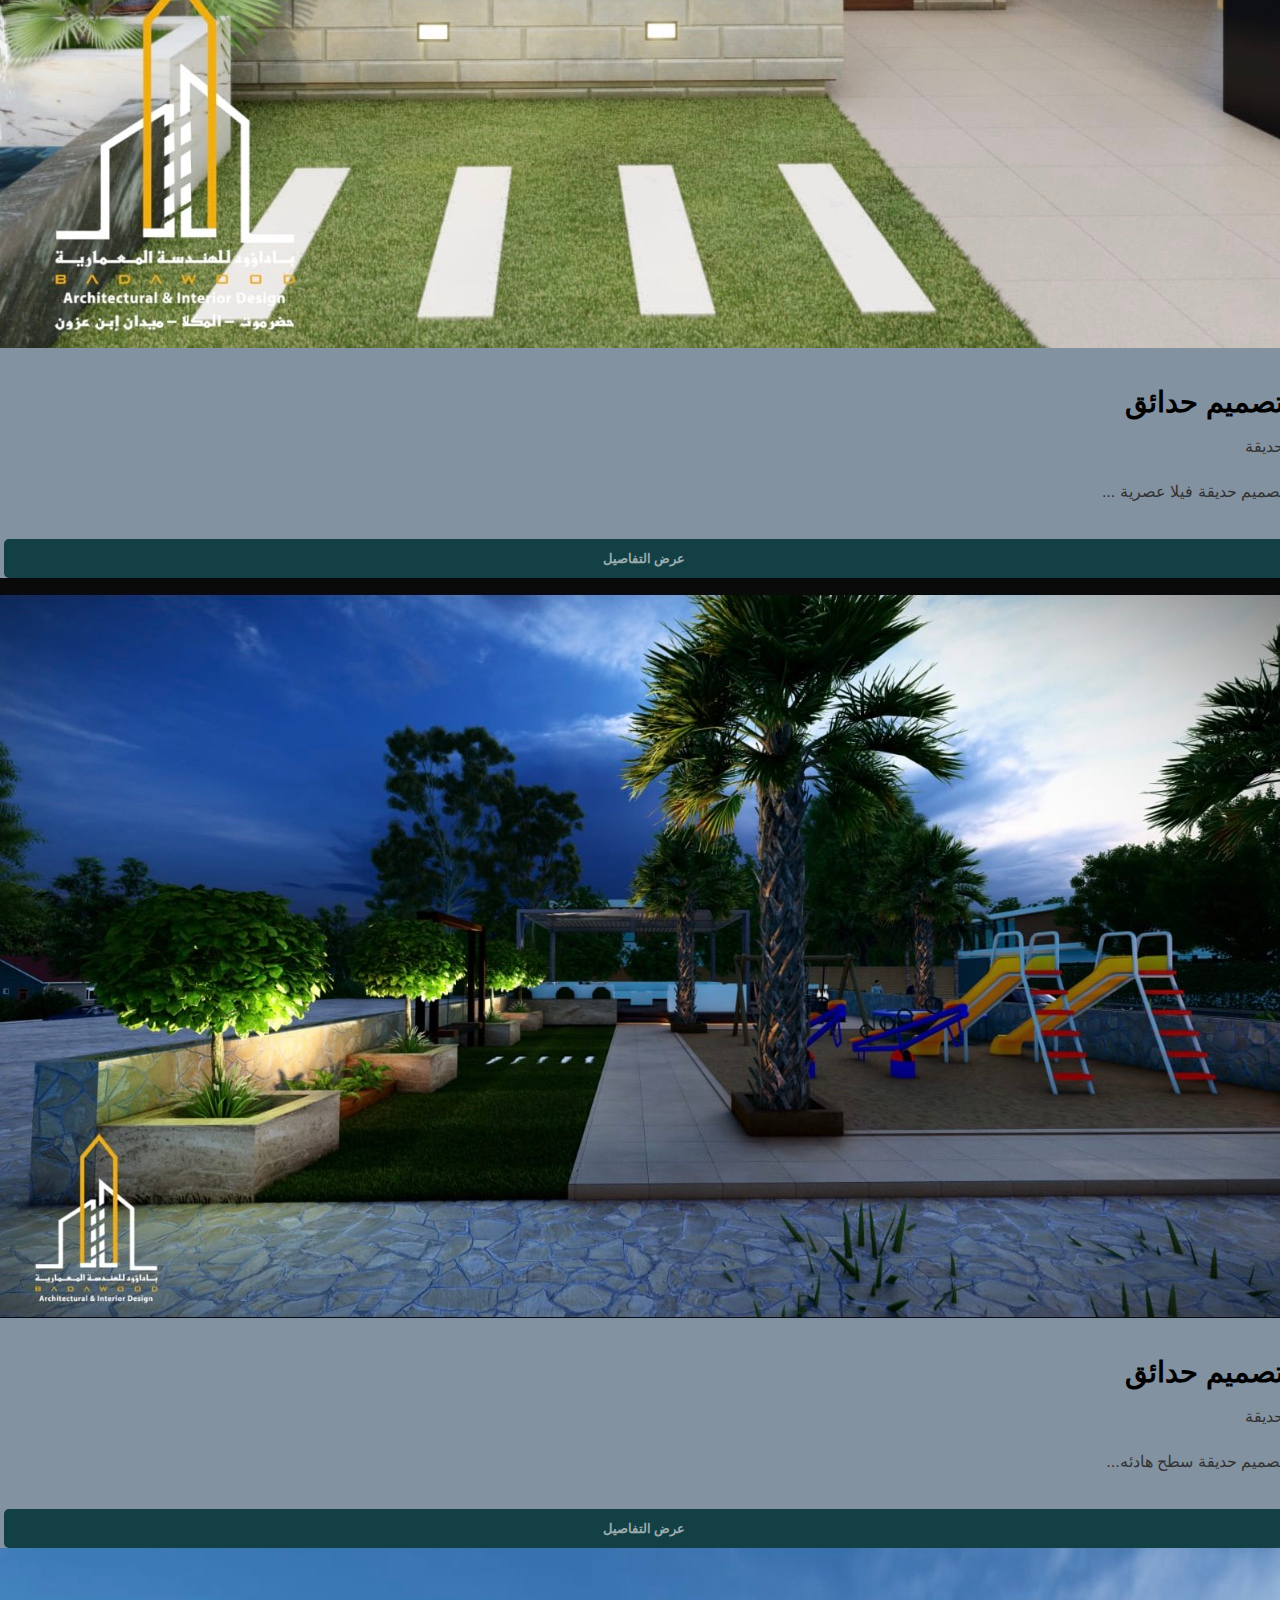
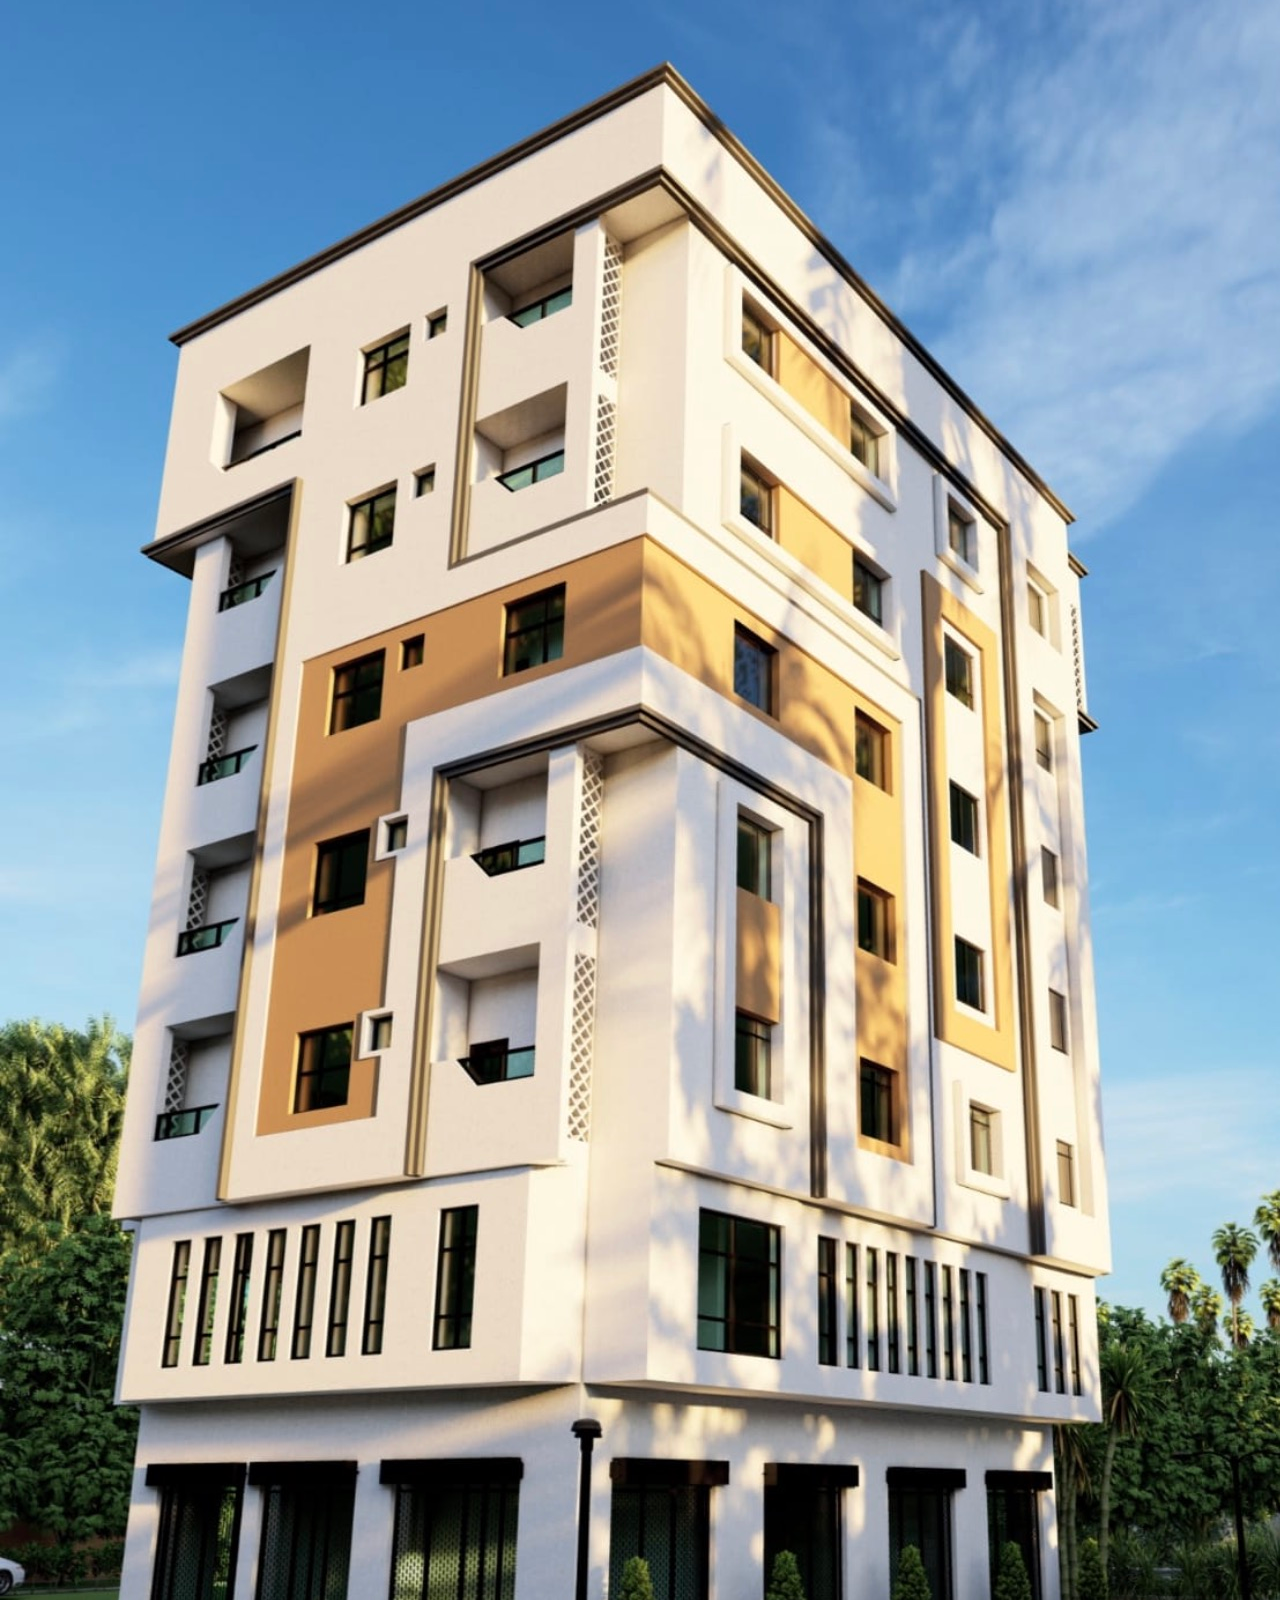
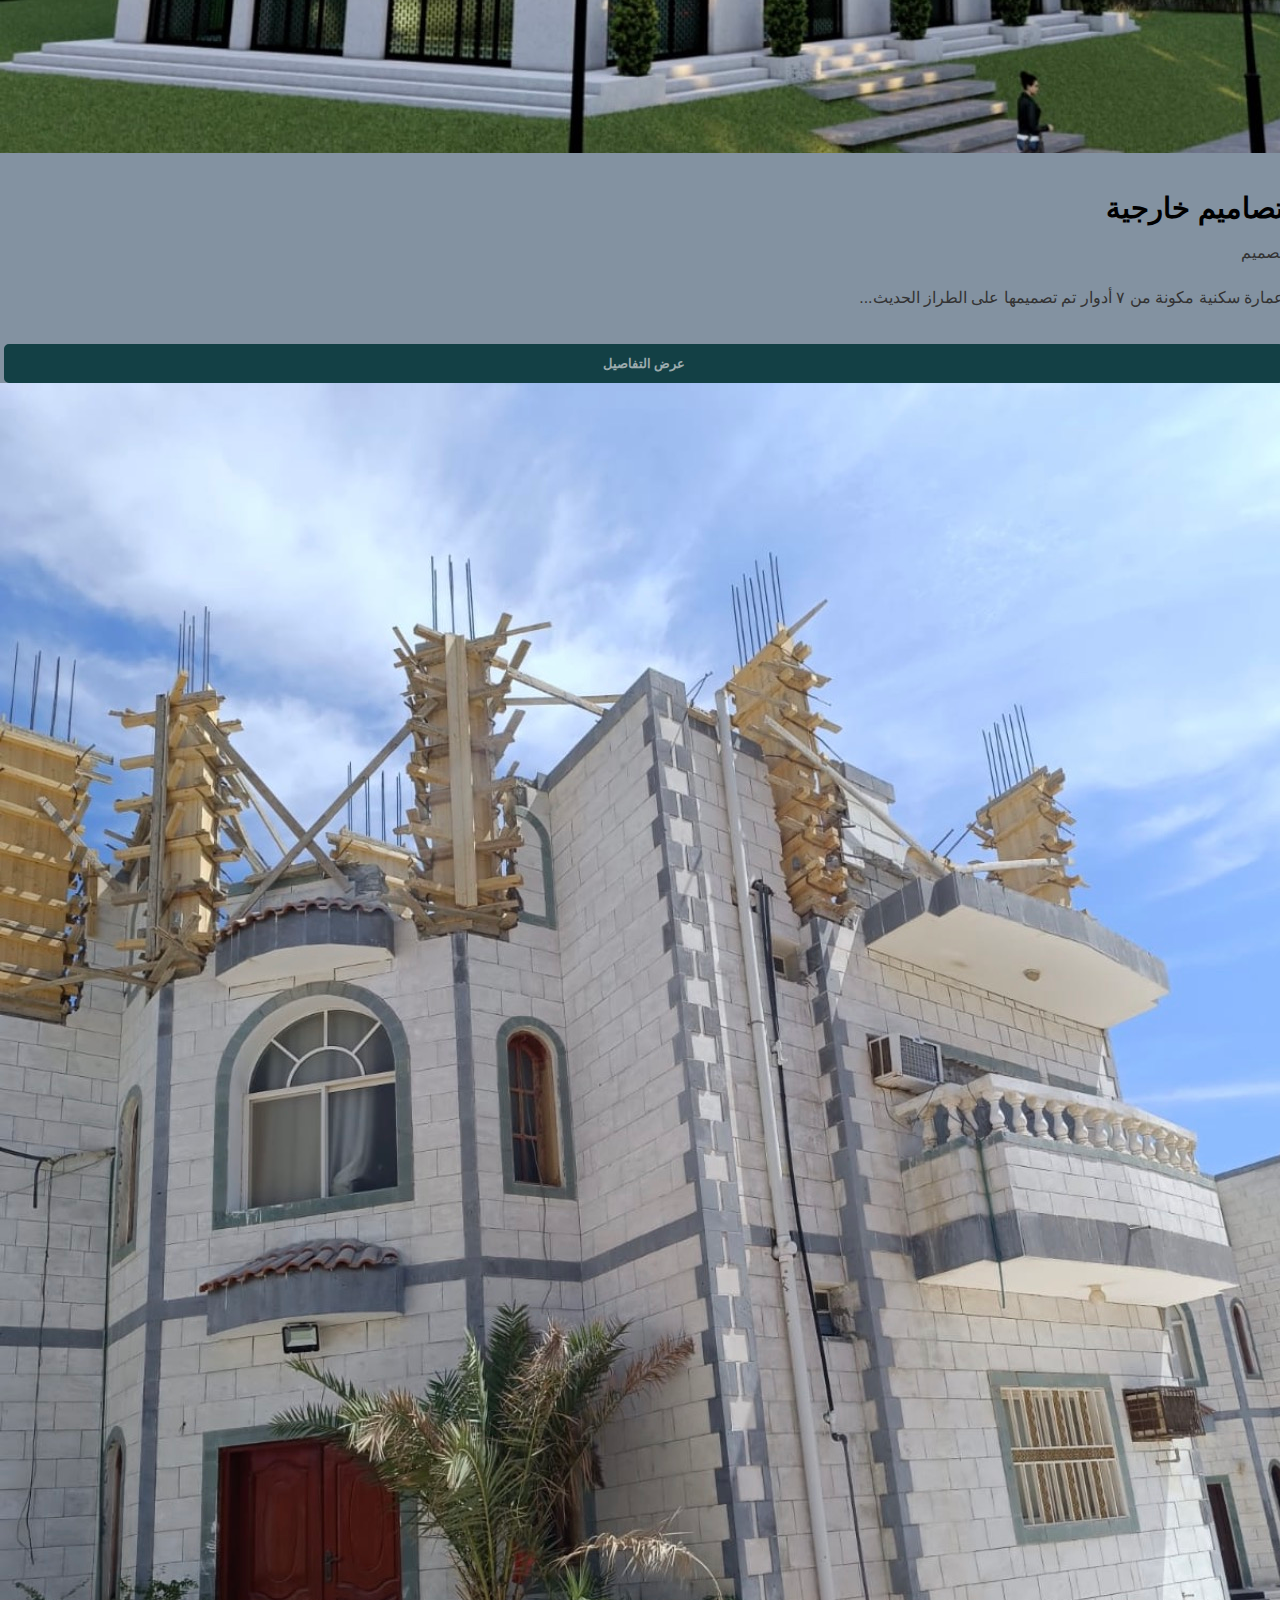
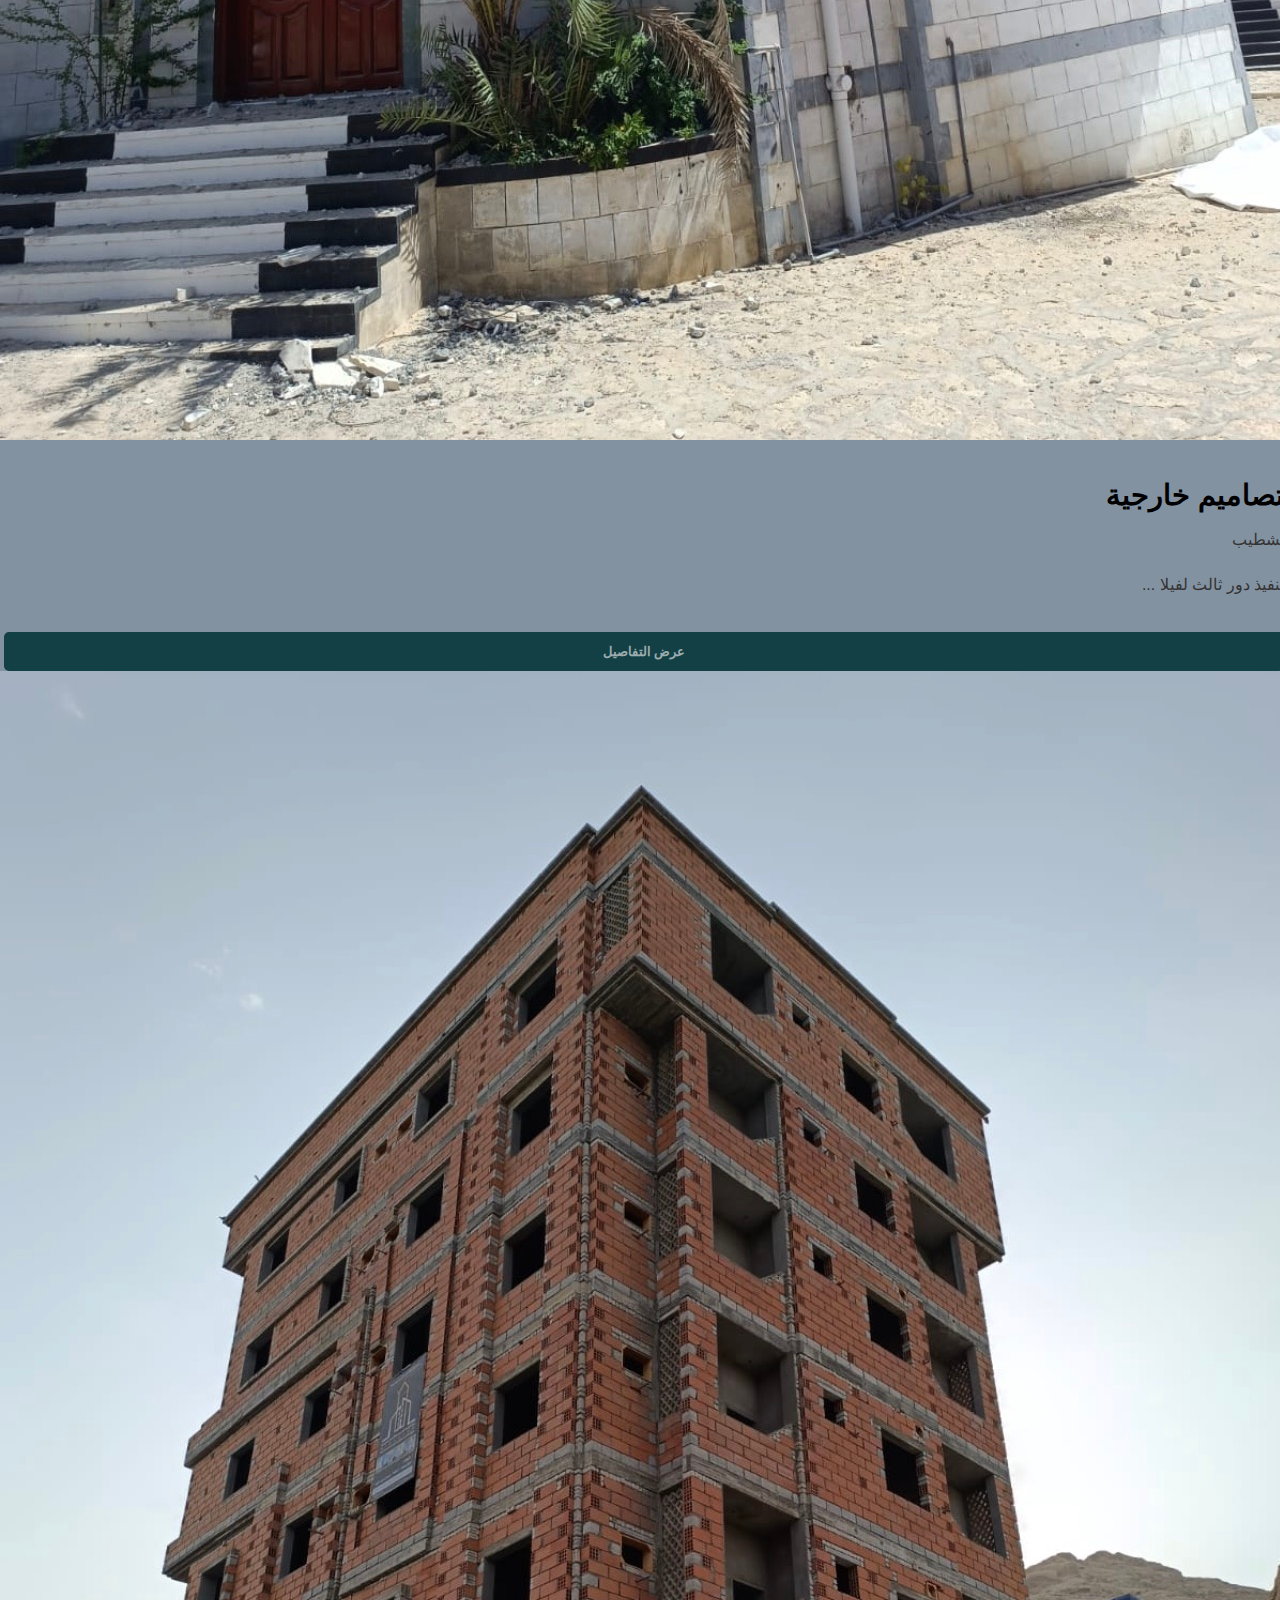
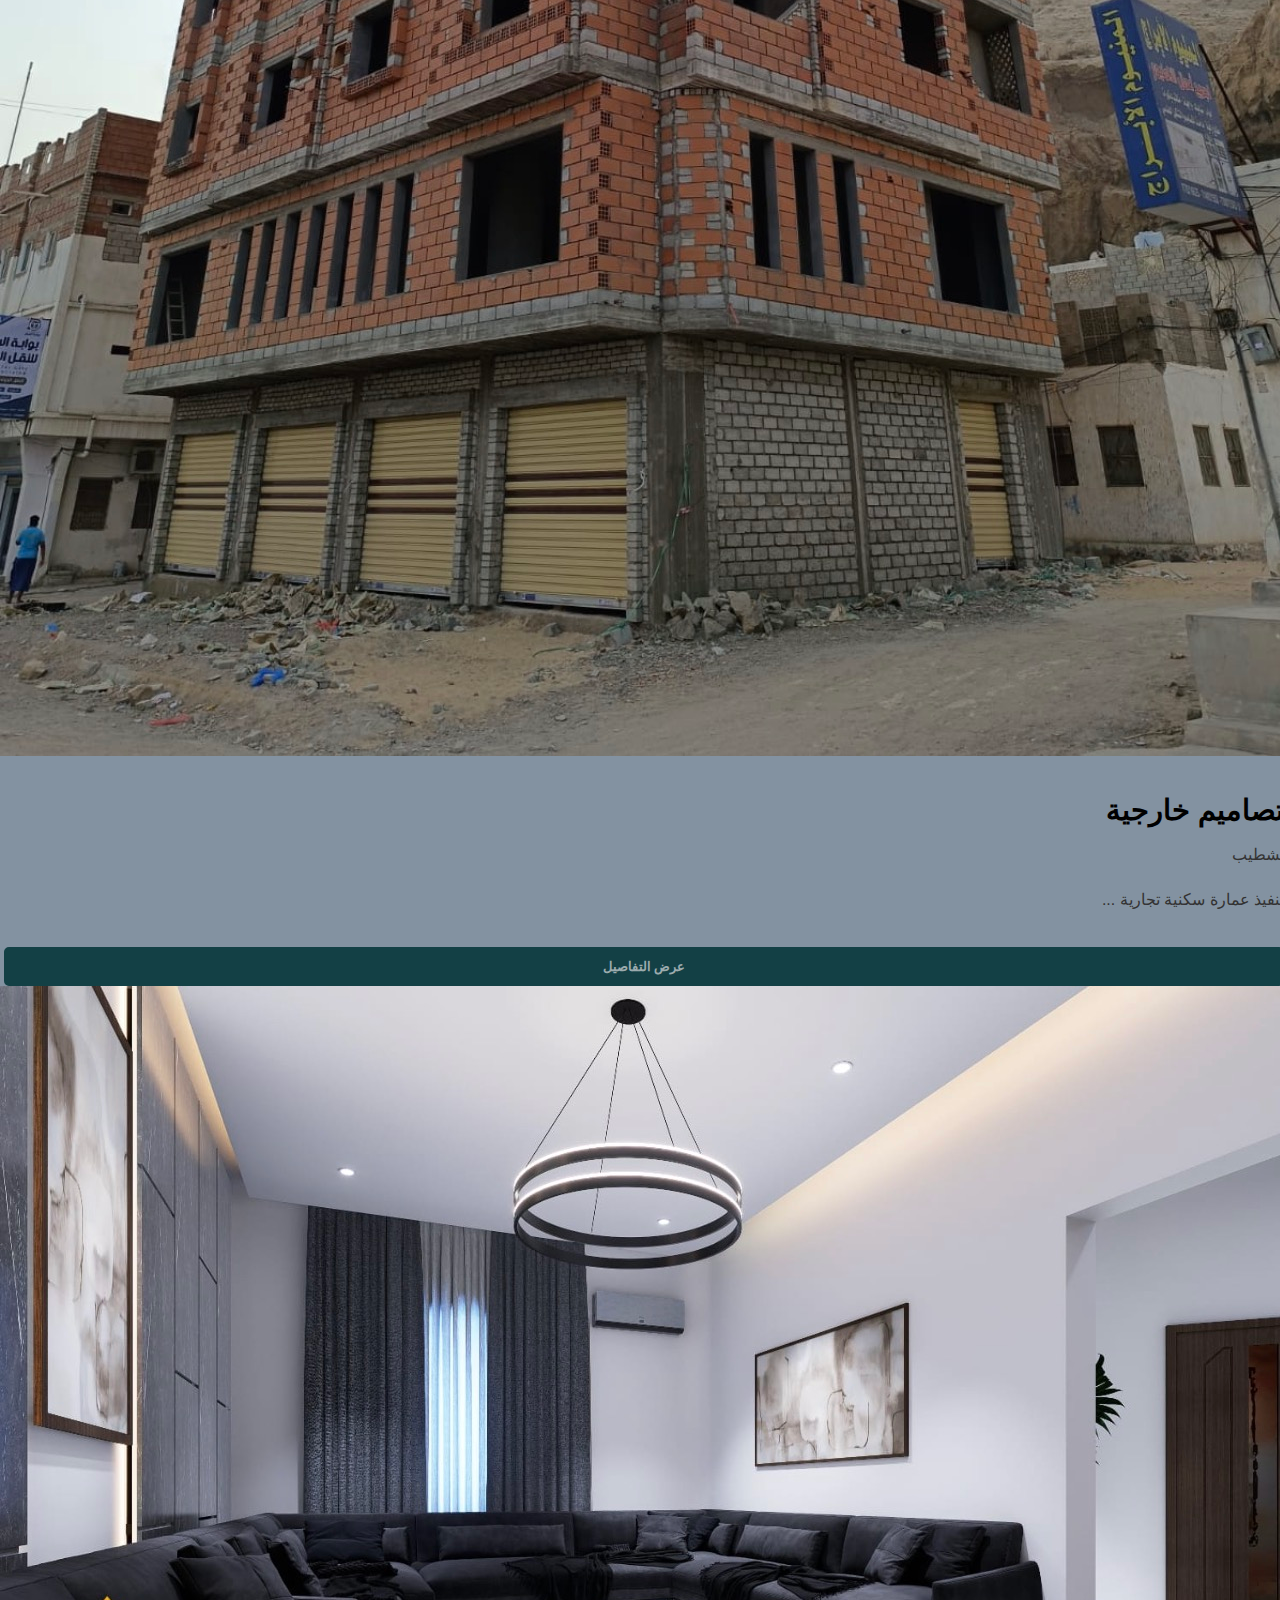
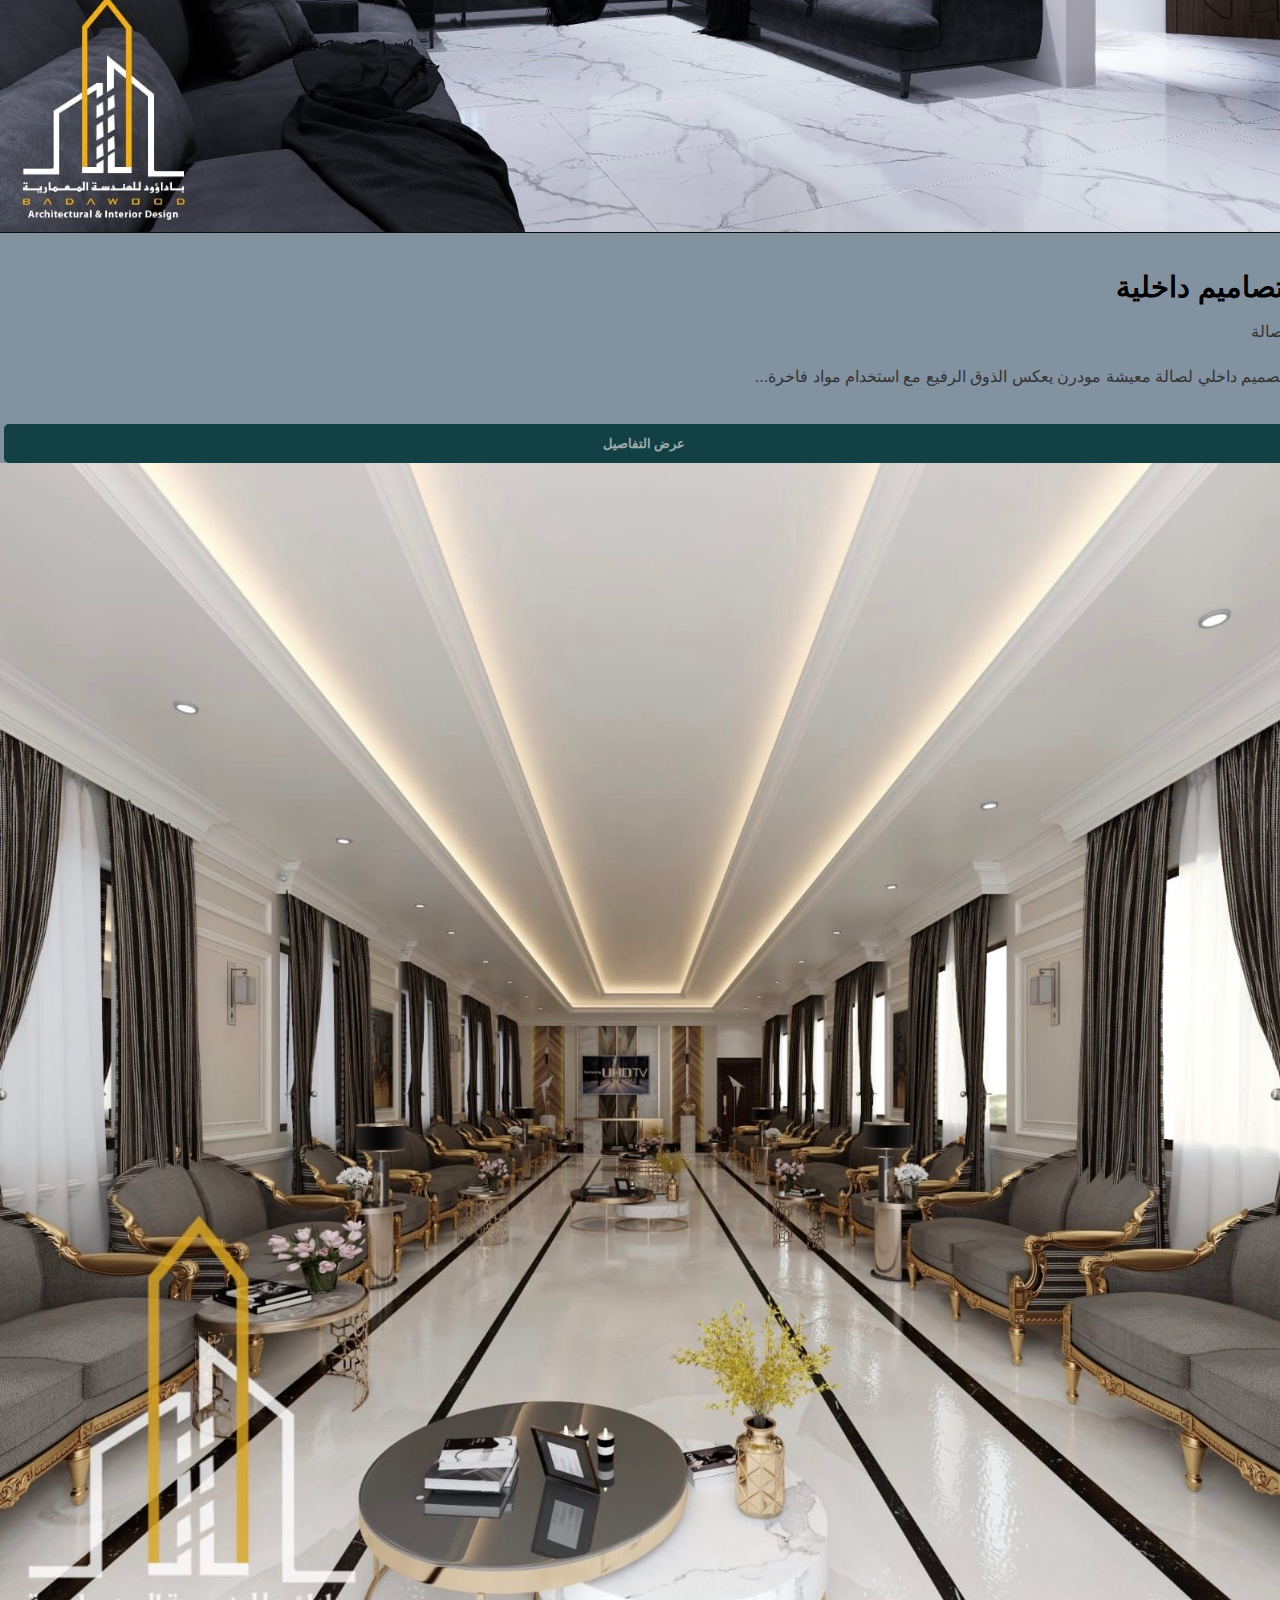
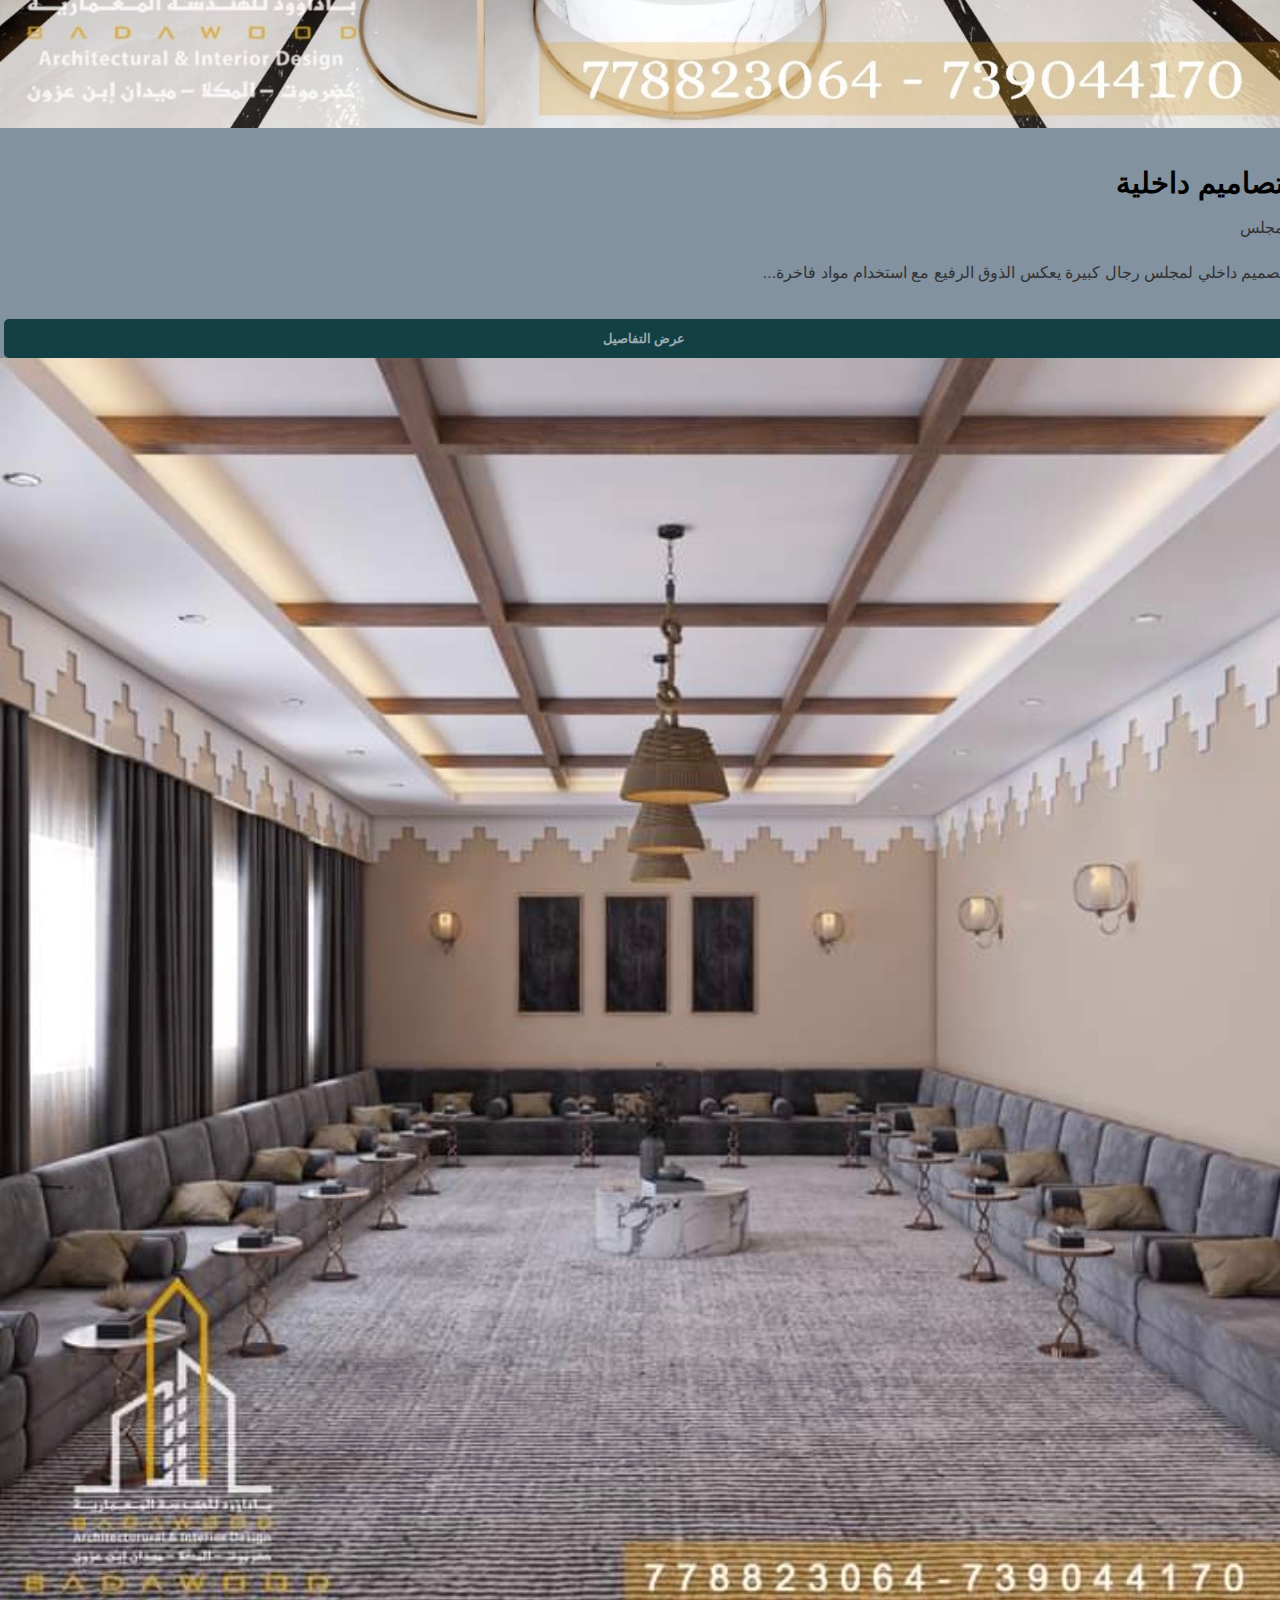
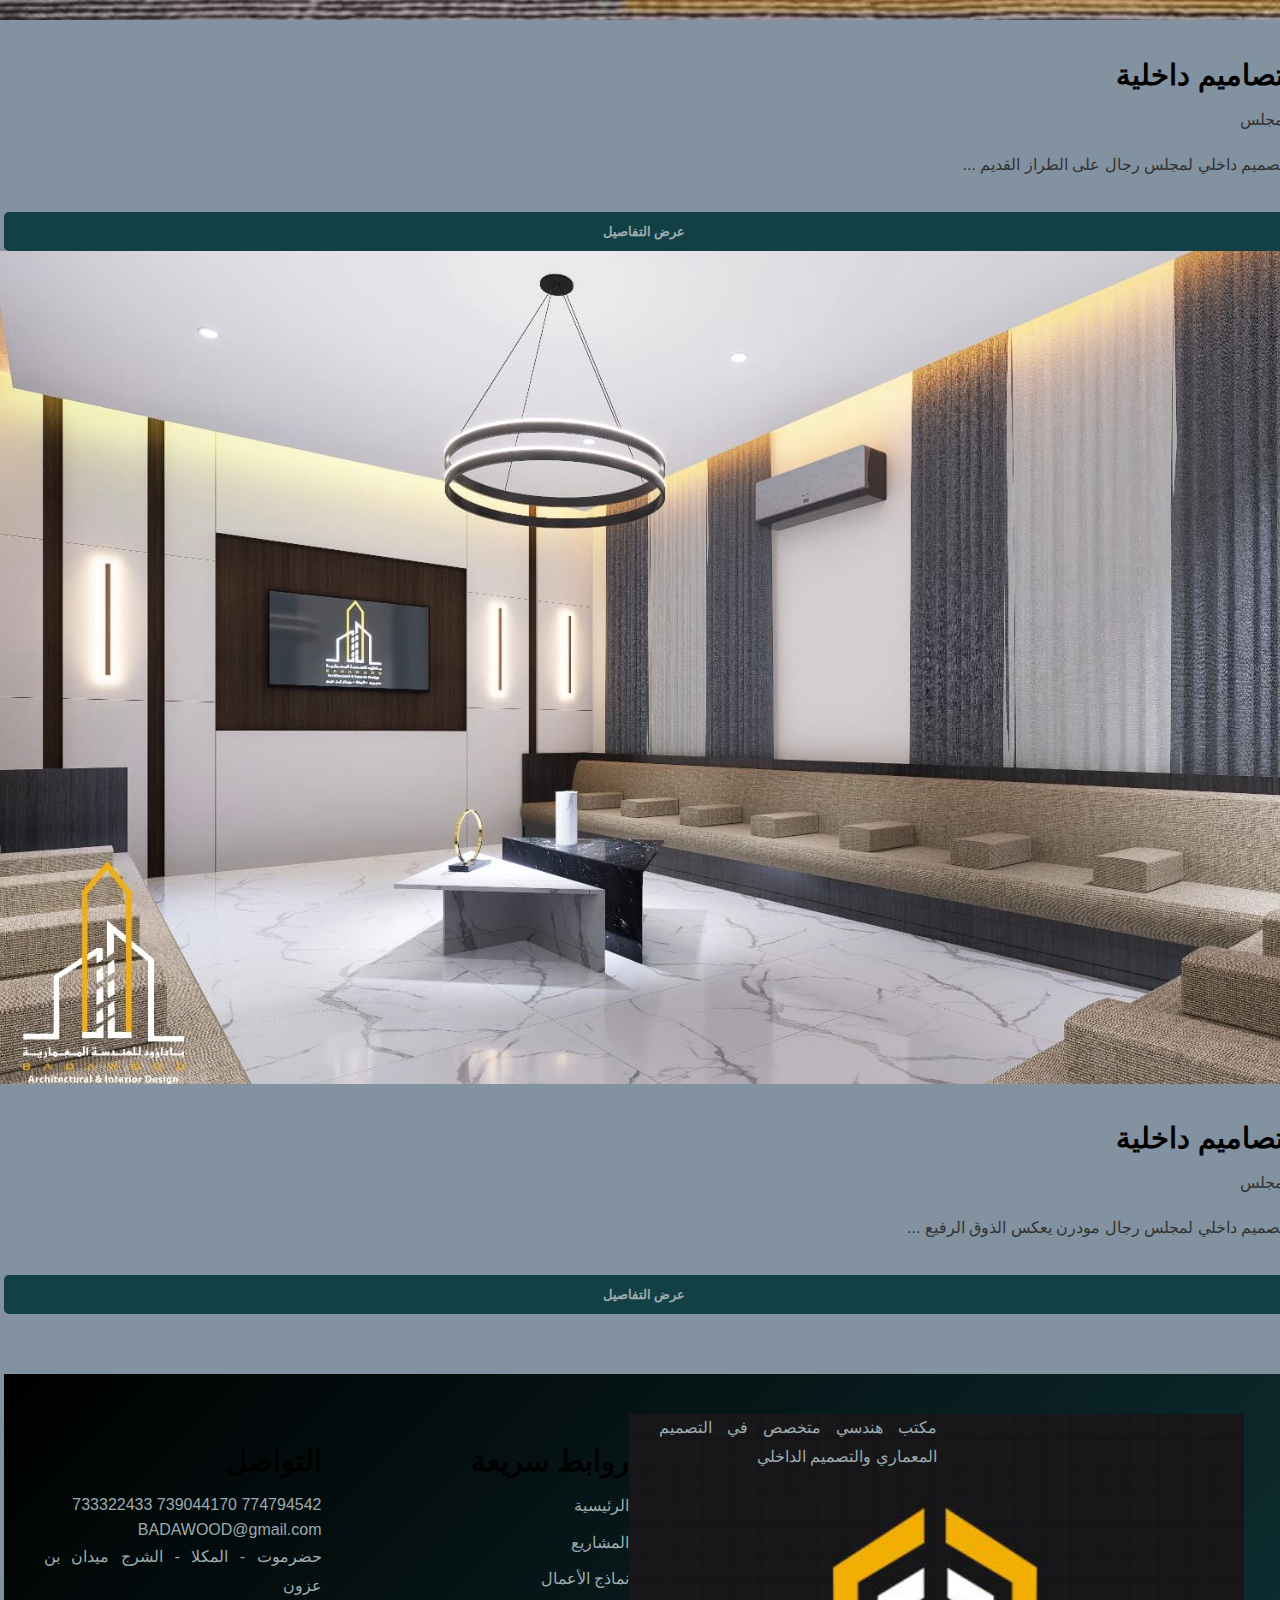
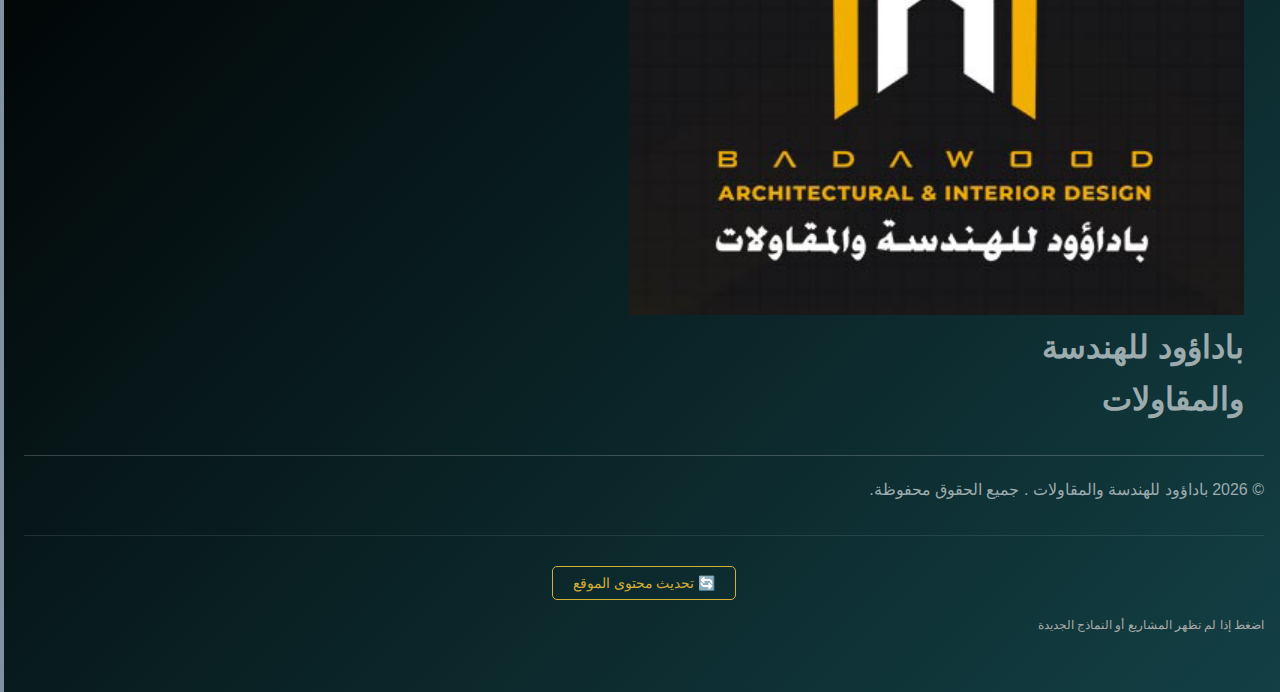
<file: portfolio.html>
<!DOCTYPE html>
<html lang="ar" dir="rtl">
<head>
    <meta charset="UTF-8">
    <meta name="viewport" content="width=device-width, initial-scale=1.0">
    <meta name="description" content="نماذج أعمال مكتب الهندسة المعمارية">
    <title>نماذج الأعمال - مكتب هندسة معمارية</title>
    <link href="https://fonts.googleapis.com/css2?family=Cairo:wght@300;400;500;600;700;800;900&family=Playfair+Display:wght@400;500;600;700;800;900&display=swap" rel="stylesheet">
    <link rel="stylesheet" href="css/style.css">
</head>
<body>
    <!-- Header -->
    <header>
        <div class="header-container">
            <div class="logo-section">
                <img src="images/logo.png" alt="شعار باداؤود للهندسة المعمارية">
                <h1>باداؤود للهندسة والمقاولات</h1>
            </div>
            <button class="mobile-menu-btn" onclick="toggleMenu()">
                <span></span>
                <span></span>
                <span></span>
            </button>
            <nav id="mainNav">
                <ul>
                    <li><a href="index.html">الرئيسية</a></li>
                    <li><a href="projects.html">المشاريع</a></li>
                    <li><a href="portfolio.html" class="active">نماذج الأعمال</a></li>
                    <li><a href="admin.html">لوحة التحكم</a></li>
                </ul>
            </nav>
        </div>
    </header>
    <div class="menu-overlay" onclick="toggleMenu()"></div>

    <!-- Page Content -->
    <section class="container">
        <div style="margin-top: 2rem; margin-bottom: 2rem;">
            <h2>نماذج الأعمال</h2>
            <p style="text-align: center; color: #666; margin-top: 1rem;">مجموعة من التصاميم والمفاهيم المعمارية المتنوعة</p>
        </div>

        <div class="portfolio-grid" id="portfolioList">
            <!-- Portfolio items will be loaded here by JavaScript -->
        </div>

        <div id="emptyState" style="text-align: center; padding: 3rem; display: none;">
            <p style="color: #999; font-size: 1.1rem;">لا توجد نماذج أعمال حالياً</p>
        </div>
    </section>

    <!-- Footer -->
<footer>
        <div class="footer-container">

            <div class="logo-section">
                <img src="images/logo.png" alt="شعار باداؤود للهندسة المعمارية">
                <h1>باداؤود للهندسة والمقاولات</h1>
            </div>
            <div class="footer-section">
                 <p>مكتب هندسي متخصص في التصميم المعماري والتصميم الداخلي</p>
            </div>
            <div class="footer-section">
                <h3>روابط سريعة</h3>
                <ul>
                    <li><a href="index.html">الرئيسية</a></li>
                    <li><a href="projects.html">المشاريع</a></li>
                    <li><a href="portfolio.html">نماذج الأعمال</a></li>
                </ul>
            </div>
            <div class="footer-section">
                <h3>التواصل</h3>
                <a href="tel:+966774794542">774794542</a>
                <a href="tel:+739044170">739044170</a>
                <a href="tel:+733322433">733322433</a>
                <a href="mailto:BADAWOOD@gmail.com">BADAWOOD@gmail.com</a>
                <p> حضرموت - المكلا - الشرج ميدان بن عزون</p>
            </div>
        </div>
        <div class="footer-bottom">
            <p>© 2026 باداؤود للهندسة والمقاولات . جميع الحقوق محفوظة.</p>
        </div>
        <!-- تحديث بيانات الموقع -->
<div style="text-align: center; margin-top: 30px; padding-top: 20px; border-top: 1px solid rgba(255,255,255,0.1);">
    <button onclick="resetUserData()" 
            style="background: transparent; border: 1px solid #d4af37; color: #d4af37; 
                   padding: 8px 20px; border-radius: 5px; cursor: pointer; 
                   font-size: 14px; margin: 10px;">
        🔄 تحديث محتوى الموقع
    </button>
    <p style="font-size: 12px; color: #aaa; margin-top: 5px;">
        اضغط إذا لم تظهر المشاريع أو النماذج الجديدة
    </p>
</div>

<script>
function resetUserData() {
    if (confirm('هل تريد تحديث محتوى الموقع إلى أحدث نسخة؟')) {
        // مسح بيانات الإصدار الحالي
        localStorage.removeItem('arch_projects_v3');
        localStorage.removeItem('arch_portfolio_v3');
        localStorage.removeItem('site_last_update');
        
        // مسح أي بيانات قديمة
        ['arch_projects', 'arch_portfolio', 
         'arch_projects_v1', 'arch_portfolio_v1',
         'arch_projects_v2', 'arch_portfolio_v2'].forEach(key => {
            localStorage.removeItem(key);
        });
        
        alert('تم تحديث البيانات. سيتم إعادة تحميل الصفحة...');
        setTimeout(() => location.reload(), 1000);
    }
}
</script>
    </footer>

    <script src="js/app.js"></script>
    <script src="js/mobile-menu.js"></script>
    <script>
        document.addEventListener('DOMContentLoaded', function() {
            loadPortfolio();
        });
    </script>
</body>
</html>
</file>
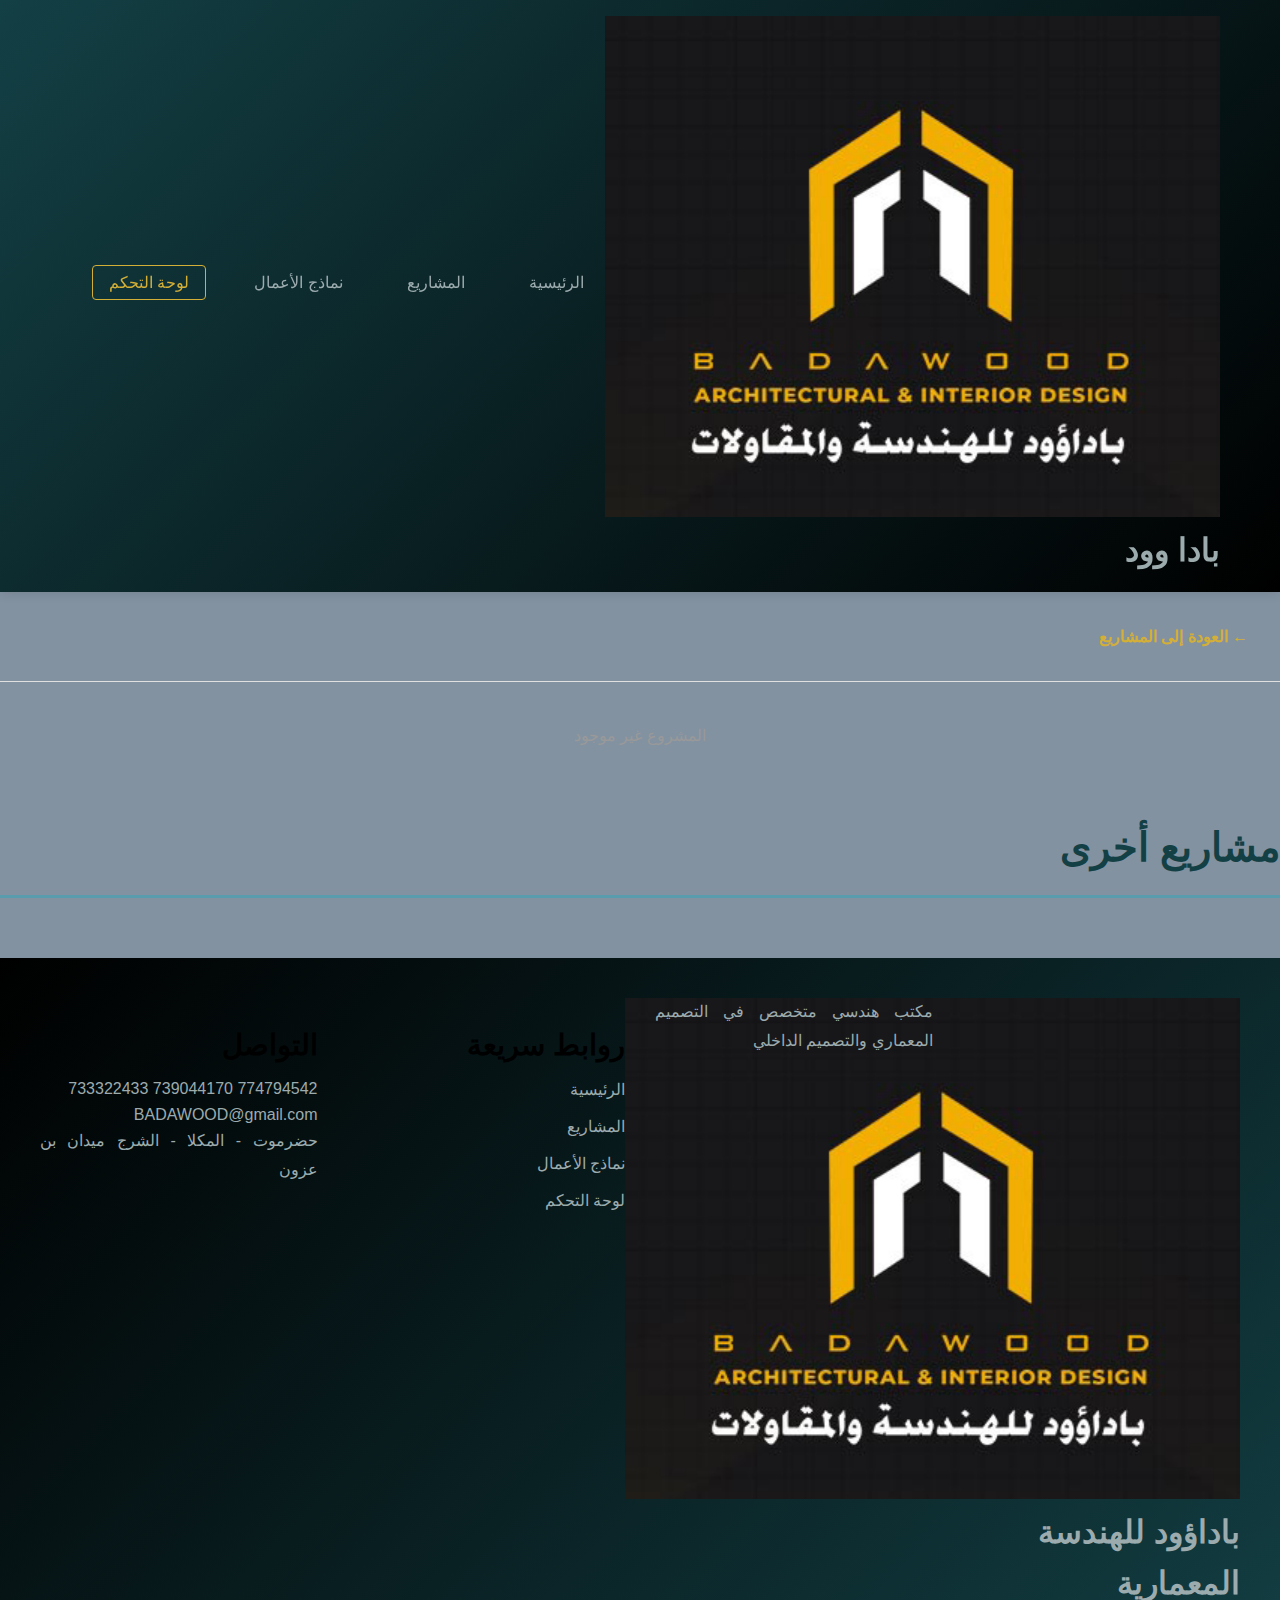
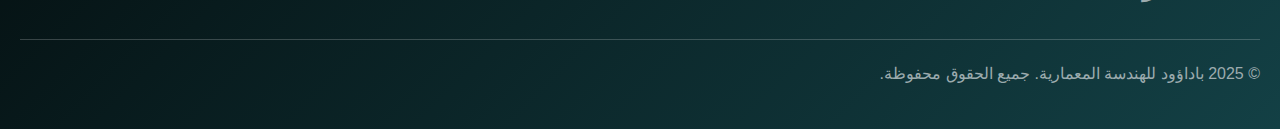
<file: project-detail.html>
<!DOCTYPE html>
<html lang="ar" dir="rtl">
<head>
    <meta charset="UTF-8">
    <meta name="viewport" content="width=device-width, initial-scale=1.0">
    <meta name="description" content="تفاصيل المشروع - بادا وود">
    <title>تفاصيل المشروع - بادا وود</title>
    <link href="https://fonts.googleapis.com/css2?family=Cairo:wght@300;400;500;600;700;800;900&family=Playfair+Display:wght@400;500;600;700;800;900&display=swap" rel="stylesheet">
    <link rel="stylesheet" href="css/style.css">
</head>
<body>
    <!-- Header -->
    <header>
        <div class="header-container">
            <div class="logo-section">
                <img src="images/logo.png" alt="شعار بادا وود">
                <h1>بادا وود</h1>
            </div>
            <nav>
                <ul>
                    <li><a href="index.html">الرئيسية</a></li>
                    <li><a href="projects.html">المشاريع</a></li>
                    <li><a href="portfolio.html">نماذج الأعمال</a></li>
                    <li><a href="login.html" style="color: #d4af37; border: 1px solid #d4af37; padding: 0.5rem 1rem; border-radius: 4px;">لوحة التحكم</a></li>
                </ul>
            </nav>
        </div>
    </header>

    <!-- Back Button -->
    <section class="container" style="padding: 2rem; border-bottom: 1px solid #e0e0e0;">
        <a href="projects.html" style="color: #d4af37; text-decoration: none; font-weight: 600;">← العودة إلى المشاريع</a>
    </section>

    <!-- Project Detail Section -->
    <section class="container">
        <div class="project-detail" id="projectDetail">
            <!-- Project details will be loaded here -->
        </div>
    </section>

    <!-- Related Projects -->
    <section class="container" style="margin-top: 4rem;">
        <h2>مشاريع أخرى</h2>
        <div class="projects-grid" id="relatedProjects">
            <!-- Related projects will be loaded here -->
        </div>
    </section>

    <!-- Footer -->
    <footer>
        <div class="footer-container">

            <div class="logo-section">
                <img src="images/logo.png" alt="شعار باداؤود للهندسة المعمارية">
                <h1>باداؤود للهندسة المعمارية</h1>
            </div>
            <div class="footer-section">
                 <p>مكتب هندسي متخصص في التصميم المعماري والتصميم الداخلي</p>
            </div>
            <div class="footer-section">
                <h3>روابط سريعة</h3>
                <ul>
                    <li><a href="index.html">الرئيسية</a></li>
                    <li><a href="projects.html">المشاريع</a></li>
                    <li><a href="portfolio.html">نماذج الأعمال</a></li>
                    <li><a href="login.html">لوحة التحكم</a></li>
                </ul>
            </div>
            <div class="footer-section">
                <h3>التواصل</h3>
                <a href="tel:+966774794542">774794542</a>
                <a href="tel:+739044170">739044170</a>
                <a href="tel:+733322433">733322433</a>
                <a href="mailto:BADAWOOD@gmail.com">BADAWOOD@gmail.com</a>
                <p> حضرموت - المكلا - الشرج ميدان بن عزون</p>
            </div>
        </div>
        <div class="footer-bottom">
            <p>© 2025 باداؤود للهندسة المعمارية. جميع الحقوق محفوظة.</p>
        </div>
    </footer>


    <script src="js/app.js"></script>
    <script>
        function getQueryParam(param) {
            const urlParams = new URLSearchParams(window.location.search);
            return urlParams.get(param);
        }

        function loadProjectDetail() {
            const projectId = parseInt(getQueryParam('id'));
            const project = dataManager.getProjectById(projectId);

            if (!project) {
                document.getElementById('projectDetail').innerHTML = '<p style="grid-column: 1/-1; text-align: center; color: #999;">المشروع غير موجود</p>';
                return;
            }

            const detailHTML = `
                <div class="project-gallery">
                    <div class="main-image">
                        <img src="${project.imageUrl}" alt="${project.titleAr}" id="mainImage">
                    </div>
                </div>
                <div class="project-details">
                    <h1>${project.titleAr}</h1>
                    ${project.titleEn ? `<p style="color: #d4af37; font-weight: 600; margin-bottom: 1rem;">${project.titleEn}</p>` : ''}
                    
                    <div class="detail-spec">
                        <div class="detail-label">نوع المشروع</div>
                        <div class="detail-value">${project.projectType || '-'}</div>
                    </div>

                    <div class="detail-spec">
                        <div class="detail-label">الموقع</div>
                        <div class="detail-value">${project.location || '-'}</div>
                    </div>

                    <div class="detail-spec">
                        <div class="detail-label">المساحة</div>
                        <div class="detail-value">${project.area || '-'}</div>
                    </div>

                    <div class="detail-spec">
                        <div class="detail-label">تاريخ الإنجاز</div>
                        <div class="detail-value">${project.completionDate || '-'}</div>
                    </div>

                    <div class="detail-spec">
                        <div class="detail-label">الوصف</div>
                        <div class="detail-value" style="line-height: 1.8;">${project.descriptionAr || 'لا يوجد وصف'}</div>
                    </div>
                </div>
            `;

            document.getElementById('projectDetail').innerHTML = detailHTML;

            // Load related projects
            const allProjects = dataManager.getProjects();
            const related = allProjects.filter(p => p.id !== projectId).slice(0, 3);
            const relatedContainer = document.getElementById('relatedProjects');

            if (related.length === 0) {
                relatedContainer.innerHTML = '<p style="grid-column: 1/-1; text-align: center; color: #999;">لا توجد مشاريع أخرى</p>';
            } else {
                relatedContainer.innerHTML = related.map(p => `
                    <div class="project-card" onclick="window.location.href='project-detail.html?id=${p.id}'">
                        <div class="project-image">
                            <img src="${p.imageUrl}" alt="${p.titleAr}">
                        </div>
                        <div class="project-info">
                            <div class="project-type">${p.projectType || 'مشروع'}</div>
                            <h3>${p.titleAr}</h3>
                            <div class="project-location">${p.location || ''}</div>
                        </div>
                    </div>
                `).join('');
            }
        }

        document.addEventListener('DOMContentLoaded', loadProjectDetail);
    </script>
</body>
</html>
</file>
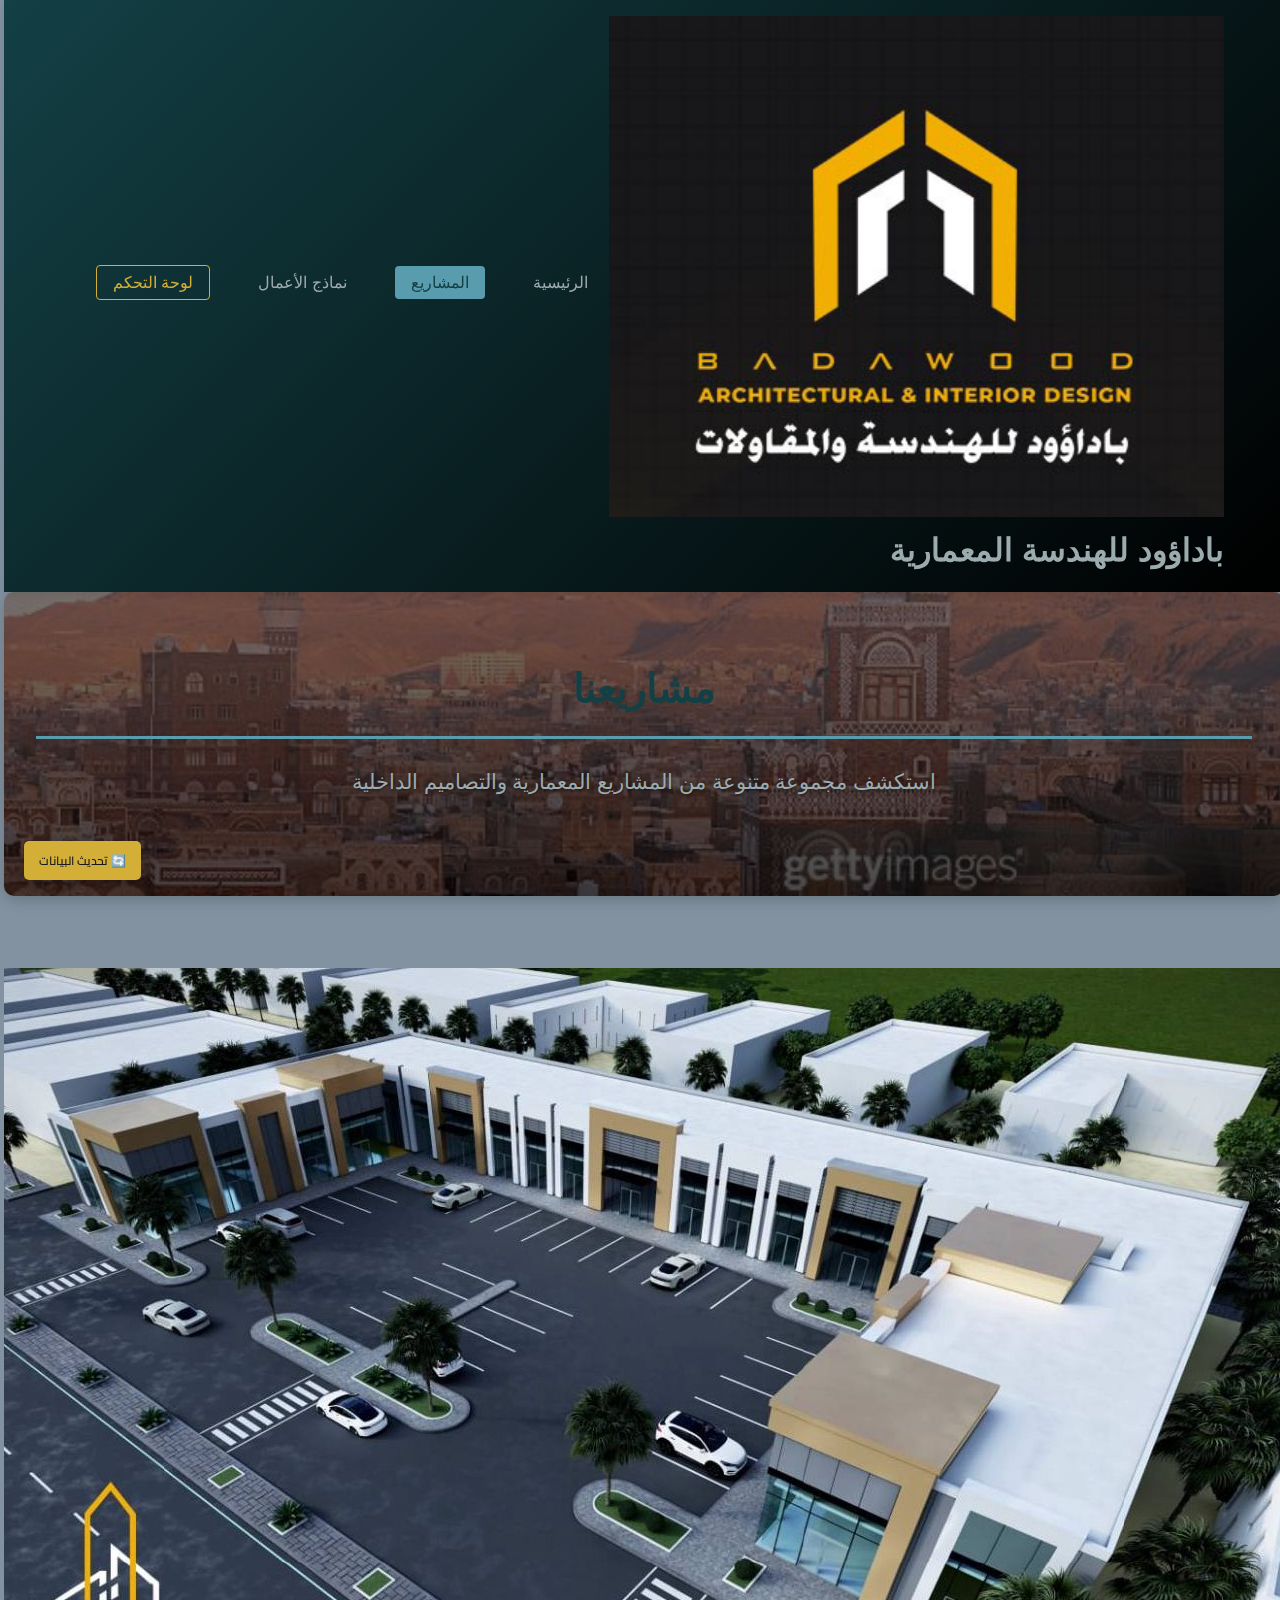
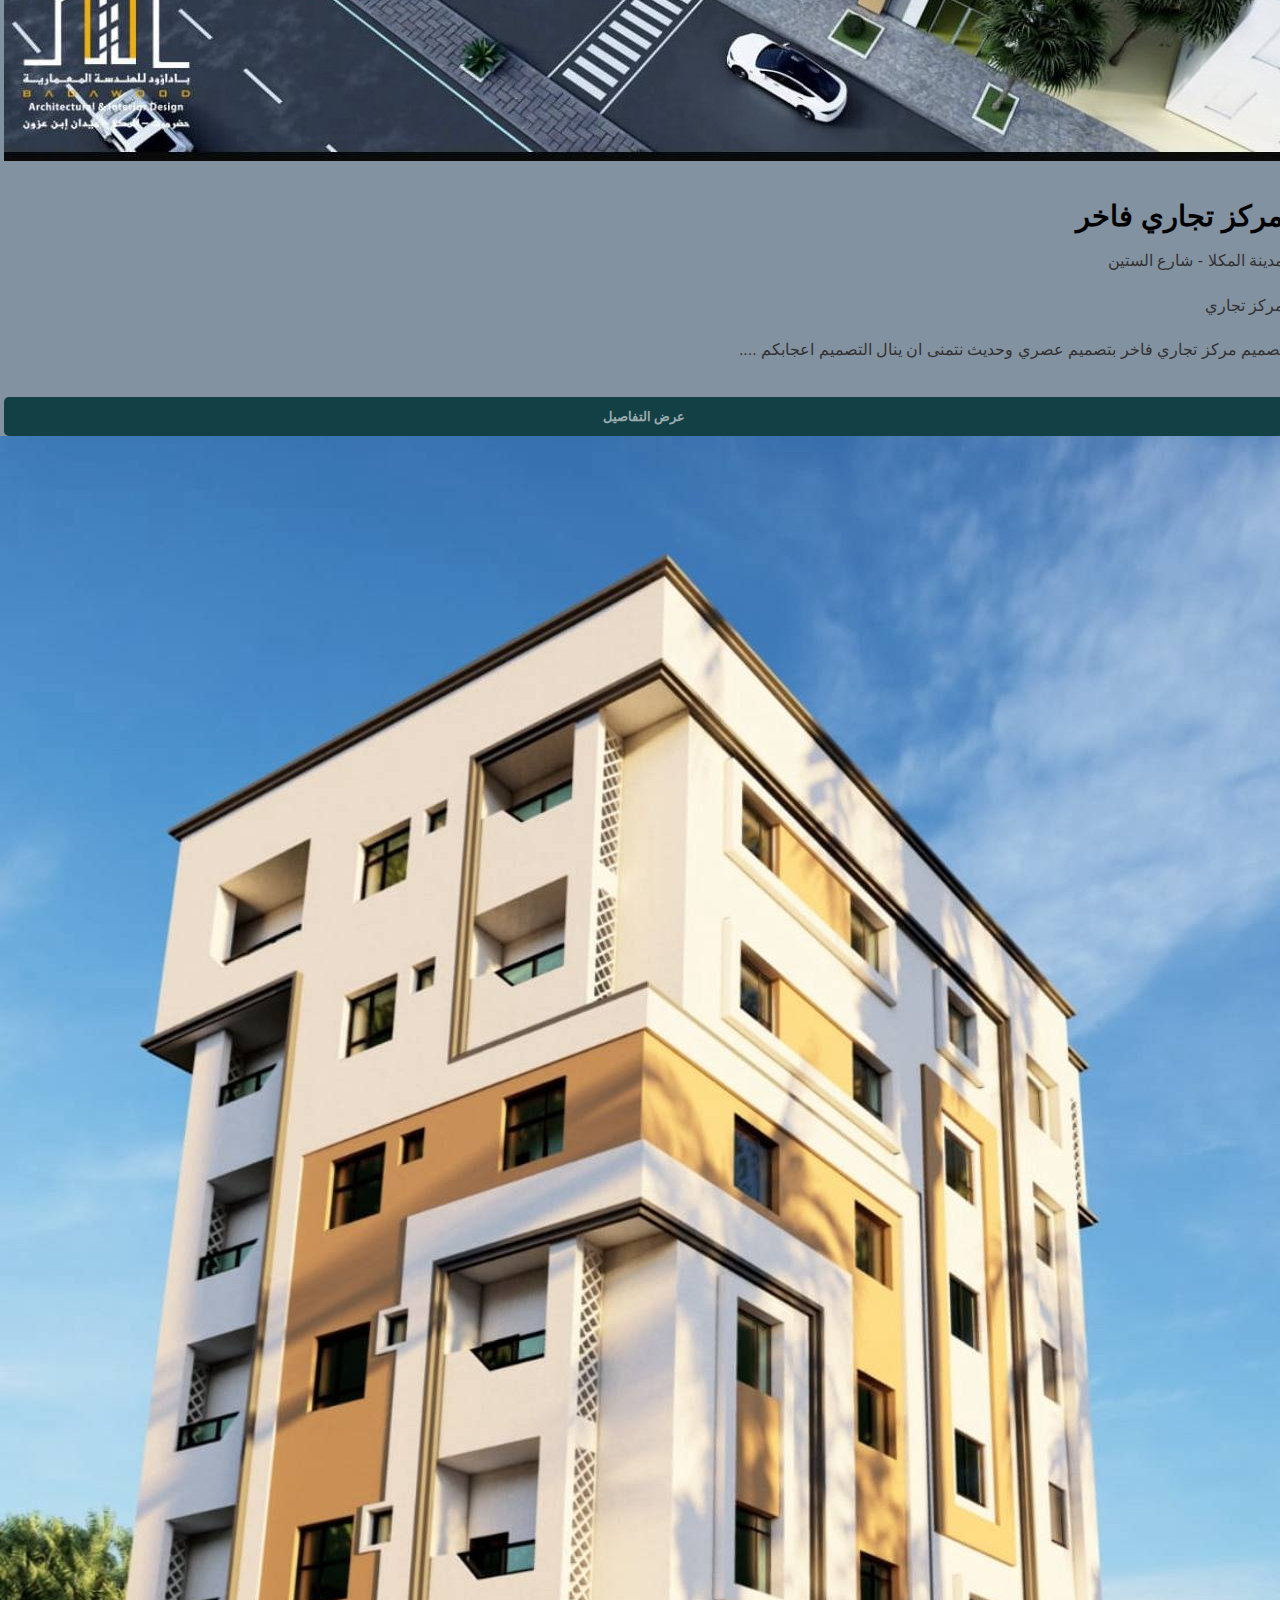
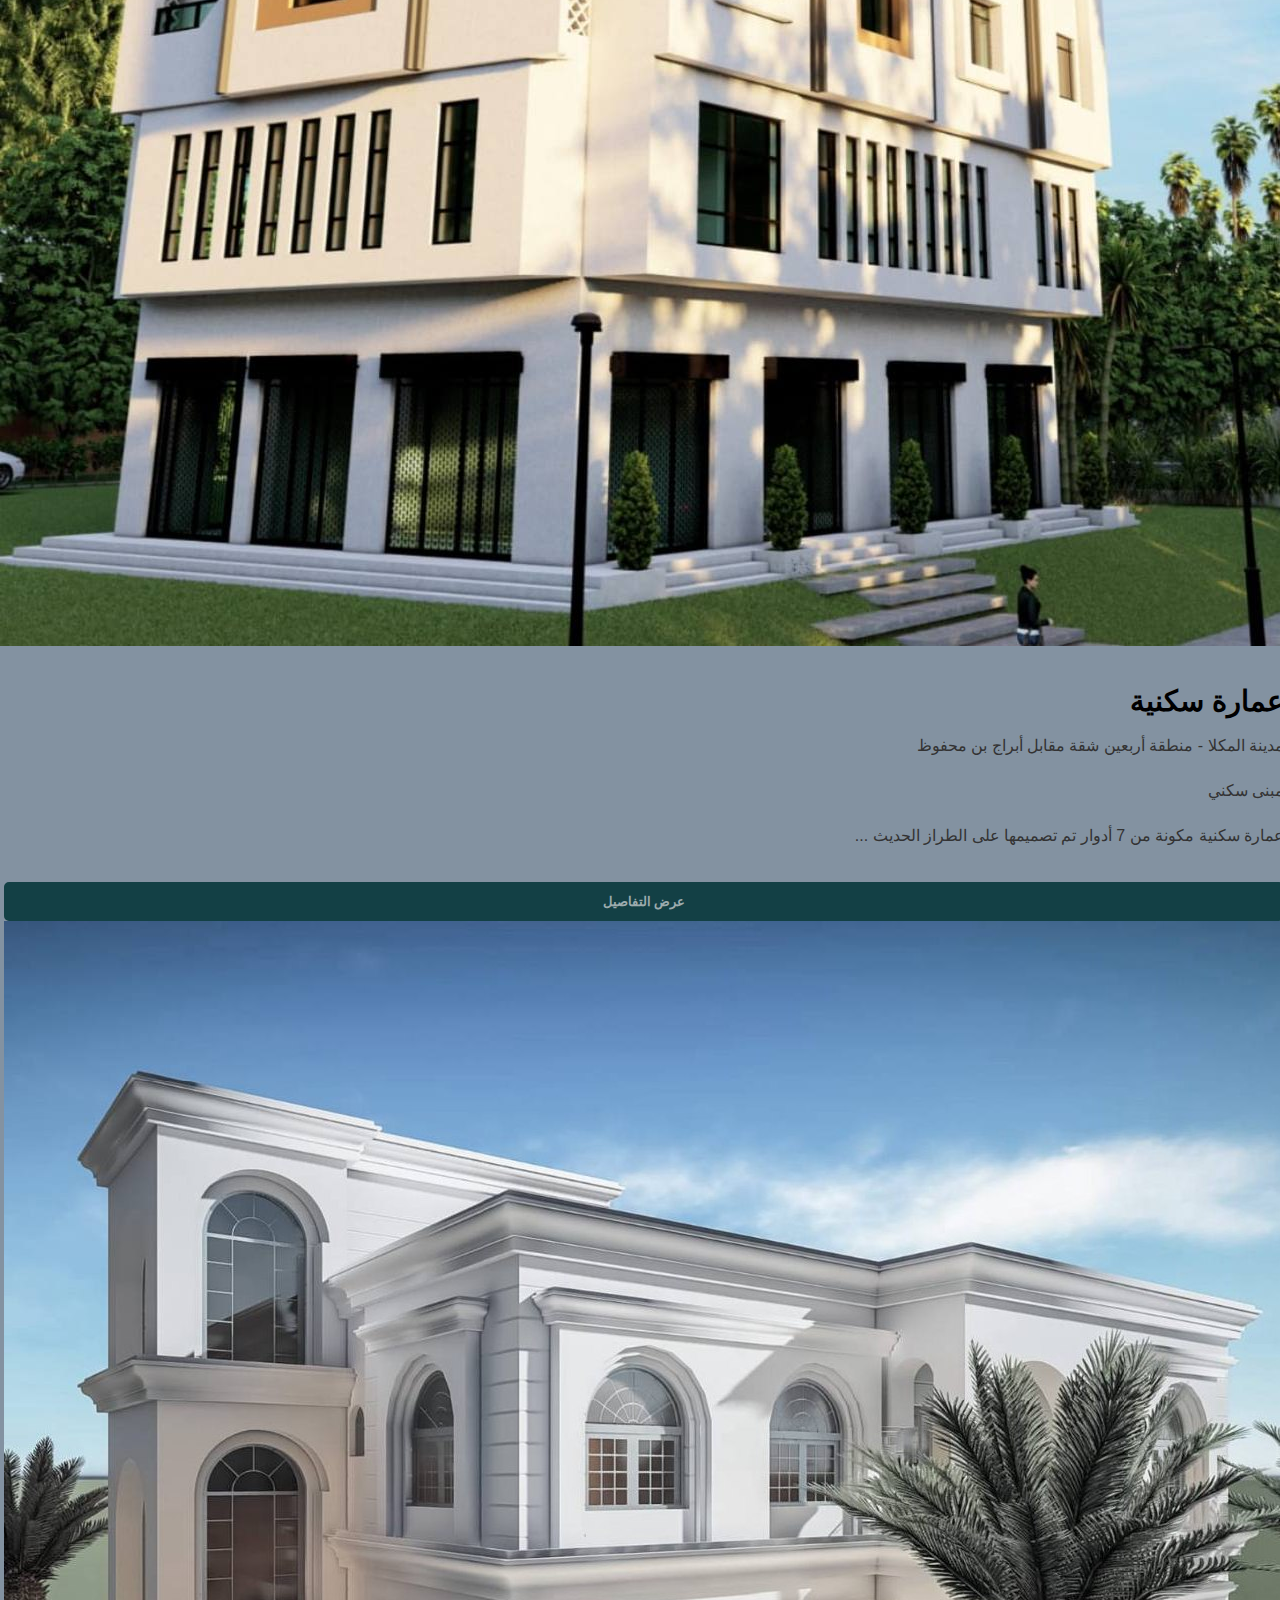
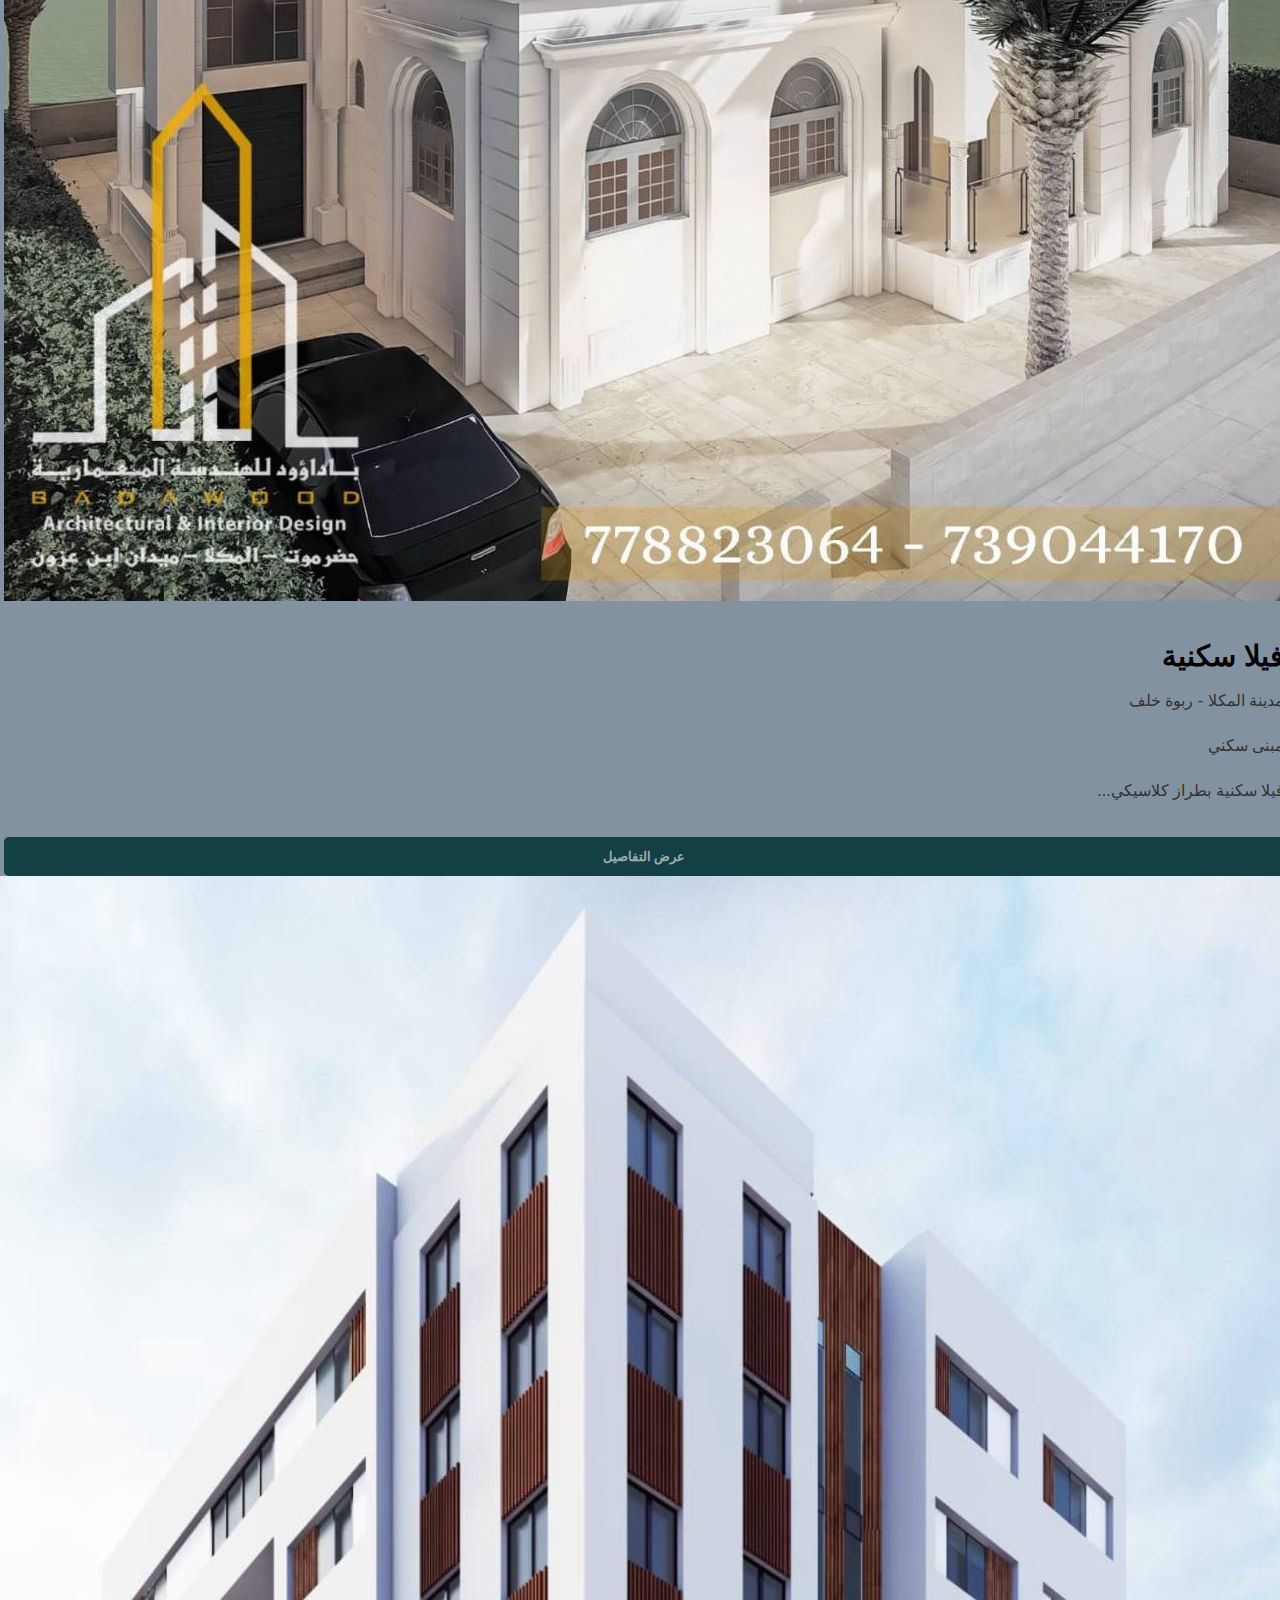
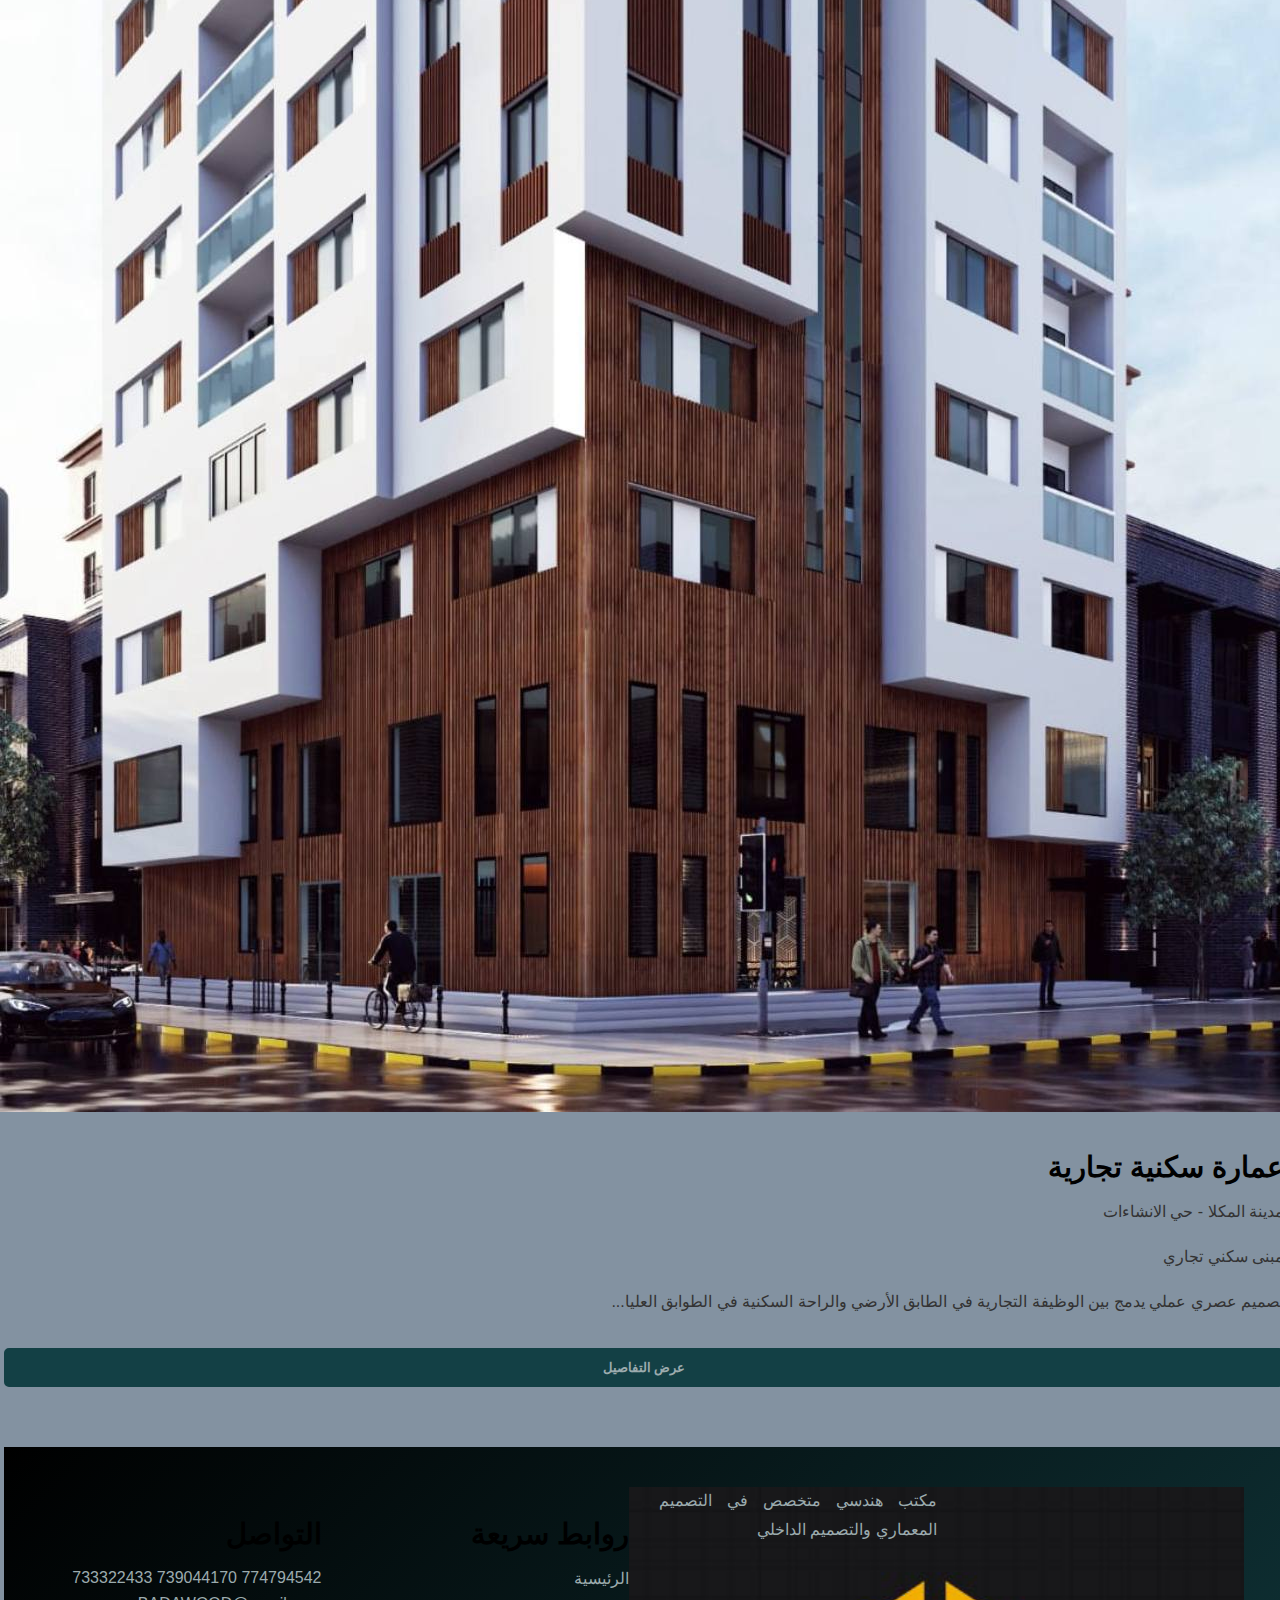
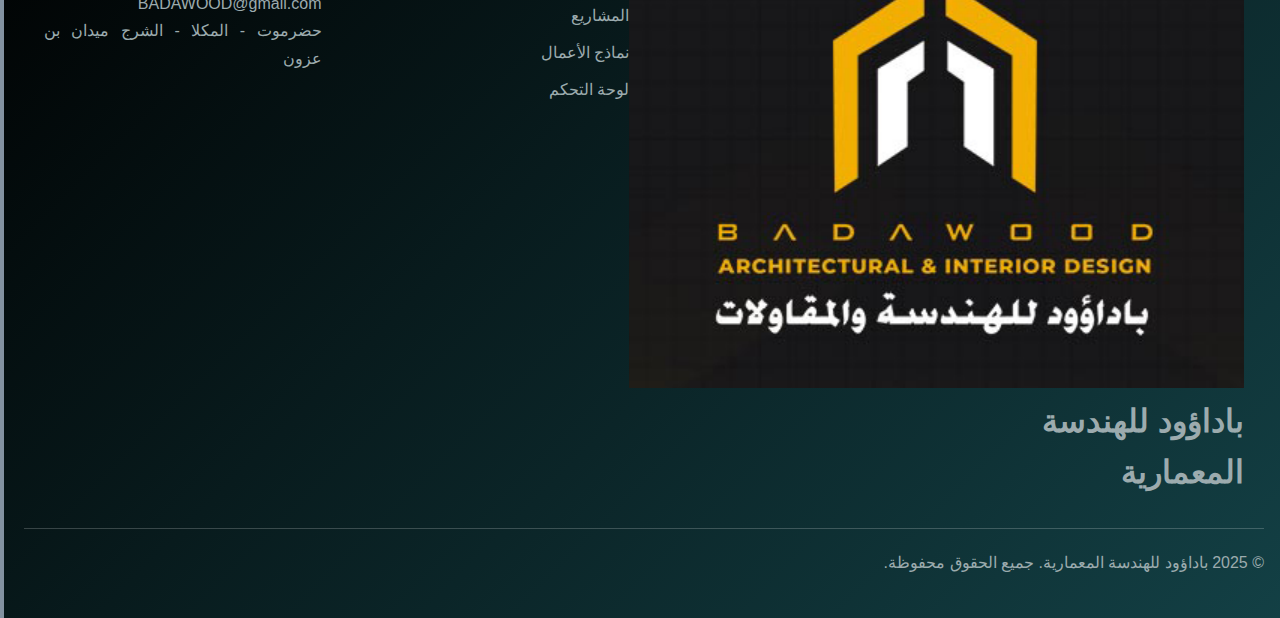
<file: projects.html>
<!DOCTYPE html>
<html lang="ar" dir="rtl">
<head>
    <meta charset="UTF-8">
    <meta name="viewport" content="width=device-width, initial-scale=1.0">
    <meta name="description" content="مشاريع باداؤود - الهندسة المعمارية">
    <title>المشاريع - باداؤود للهندسة المعمارية</title>
    <link href="https://fonts.googleapis.com/css2?family=Cairo:wght@300;400;500;600;700;800;900&family=Playfair+Display:wght@400;500;600;700;800;900&display=swap" rel="stylesheet">
    <link rel="stylesheet" href="css/style.css">
</head>
<body>
    <!-- Header -->
    <header>
        <div class="header-container">
            <div class="logo-section">
                <img src="images/logo.png" alt="شعار باداؤود للهندسة المعمارية">
                <h1>باداؤود للهندسة المعمارية</h1>
            </div>
            <nav>
                <ul>
                    <li><a href="index.html">الرئيسية</a></li>
                    <li><a href="projects.html" class="active">المشاريع</a></li>
                    <li><a href="portfolio.html">نماذج الأعمال</a></li>
                    <li><a href="login.html" style="color: #d4af37; border: 1px solid #d4af37; padding: 0.5rem 1rem; border-radius: 4px;">لوحة التحكم</a></li>
                </ul>
            </nav>
        </div>
    </header>

    <!-- Page Header -->
    <section class="hero" style="padding: 4rem 2rem;">
        <h2>مشاريعنا</h2>
        <p>استكشف مجموعة متنوعة من المشاريع المعمارية والتصاميم الداخلية</p>
    </section>

    <!-- Projects Section -->
	    <section class="container">
	        <div id="projectFilterButtons" style="margin-bottom: 2rem; display: flex; gap: 1rem; flex-wrap: wrap;">
	            <!-- Filter buttons will be loaded here dynamically -->
	        </div>

        <div class="projects-grid" id="projectsList">
            <!-- Projects will be loaded here -->
        </div>
    </section>

    <!-- Footer -->
    <footer>
        <div class="footer-container">

            <div class="logo-section">
                <img src="images/logo.png" alt="شعار باداؤود للهندسة المعمارية">
                <h1>باداؤود للهندسة المعمارية</h1>
            </div>
            <div class="footer-section">
                 <p>مكتب هندسي متخصص في التصميم المعماري والتصميم الداخلي</p>
            </div>
            <div class="footer-section">
                <h3>روابط سريعة</h3>
                <ul>
                    <li><a href="index.html">الرئيسية</a></li>
                    <li><a href="projects.html">المشاريع</a></li>
                    <li><a href="portfolio.html">نماذج الأعمال</a></li>
                    <li><a href="login.html">لوحة التحكم</a></li>
                </ul>
            </div>
            <div class="footer-section">
                <h3>التواصل</h3>
                <a href="tel:+966774794542">774794542</a>
                <a href="tel:+739044170">739044170</a>
                <a href="tel:+733322433">733322433</a>
                <a href="mailto:BADAWOOD@gmail.com">BADAWOOD@gmail.com</a>
                <p> حضرموت - المكلا - الشرج ميدان بن عزون</p>
            </div>
        </div>
        <div class="footer-bottom">
            <p>© 2025 باداؤود للهندسة المعمارية. جميع الحقوق محفوظة.</p>
        </div>
    </footer>


    <script src="js/app.js"></script>
    <script>
	        let currentFilter = 'all';
	
	        function loadFilterButtons() {
	            const buttonsContainer = document.getElementById('projectFilterButtons');
	            const categories = dataManager.getCategories().filter(c => c.type === 'project');
	
	            const allButton = { id: 0, nameAr: 'جميع المشاريع', nameEn: 'All Projects', type: 'project' };
	            const allCategories = [allButton, ...categories];
	
	            buttonsContainer.innerHTML = allCategories.map(category => `
	                <button class="filter-btn ${category.id === 0 ? 'active' : ''}" data-category-id="${category.id}" onclick="filterProjects(event, '${category.nameAr}')" style="padding: 0.6rem 1.5rem; background-color: ${category.id === 0 ? '#d4af37' : 'transparent'}; color: ${category.id === 0 ? '#1a1a1a' : '#1a1a1a'}; border: ${category.id === 0 ? 'none' : '1px solid #d4af37'}; border-radius: 3px; cursor: pointer; font-family: 'Cairo', sans-serif; font-weight: 600;">${category.nameAr}</button>
	            `).join('');
	        }
	
	        function filterProjects(event, categoryName) {
	            currentFilter = categoryName;
	            loadProjects();
	            
	            // Update active button
	            document.querySelectorAll('#projectFilterButtons .filter-btn').forEach(btn => {
	                btn.style.backgroundColor = 'transparent';
	                btn.style.color = '#1a1a1a';
	                btn.style.border = '1px solid #d4af37';
	            });
	            event.target.style.backgroundColor = '#d4af37';
	            event.target.style.color = '#1a1a1a';
	            event.target.style.border = 'none';
	        }
	
	        function loadProjects() {
	            const projects = dataManager.getProjects();
	            const container = document.getElementById('projectsList');
	            
	            let filtered = projects;
	            if (currentFilter !== 'جميع المشاريع') {
	                filtered = projects.filter(p => p.projectType && p.projectType.includes(currentFilter));
	            }
	
	            if (filtered.length === 0) {
	                container.innerHTML = '<p style="grid-column: 1/-1; text-align: center; color: #999;">لا توجد مشاريع في هذه الفئة</p>';
	            } else {
	                container.innerHTML = filtered.map(project => `
	                    <div class="project-card" onclick="window.location.href='project-detail.html?id=${project.id}'">
	                        <div class="project-image">
	                            <img src="${project.imageUrl}" alt="${project.titleAr}">
	                        </div>
	                        <div class="project-info">
	                            <div class="project-type">${project.projectType || 'مشروع'}</div>
	                            <h3>${project.titleAr}</h3>
	                            <div class="project-location">${project.location || ''}</div>
	                            <p class="project-description">${project.descriptionAr || ''}</p>
	                        </div>
	                    </div>
	                `).join('');
	            }
	        }
	
	        // Load projects and buttons on page load
	        document.addEventListener('DOMContentLoaded', function() {
	            loadFilterButtons();
	            loadProjects();
	        });
    </script>
</body>
</html>
</file>
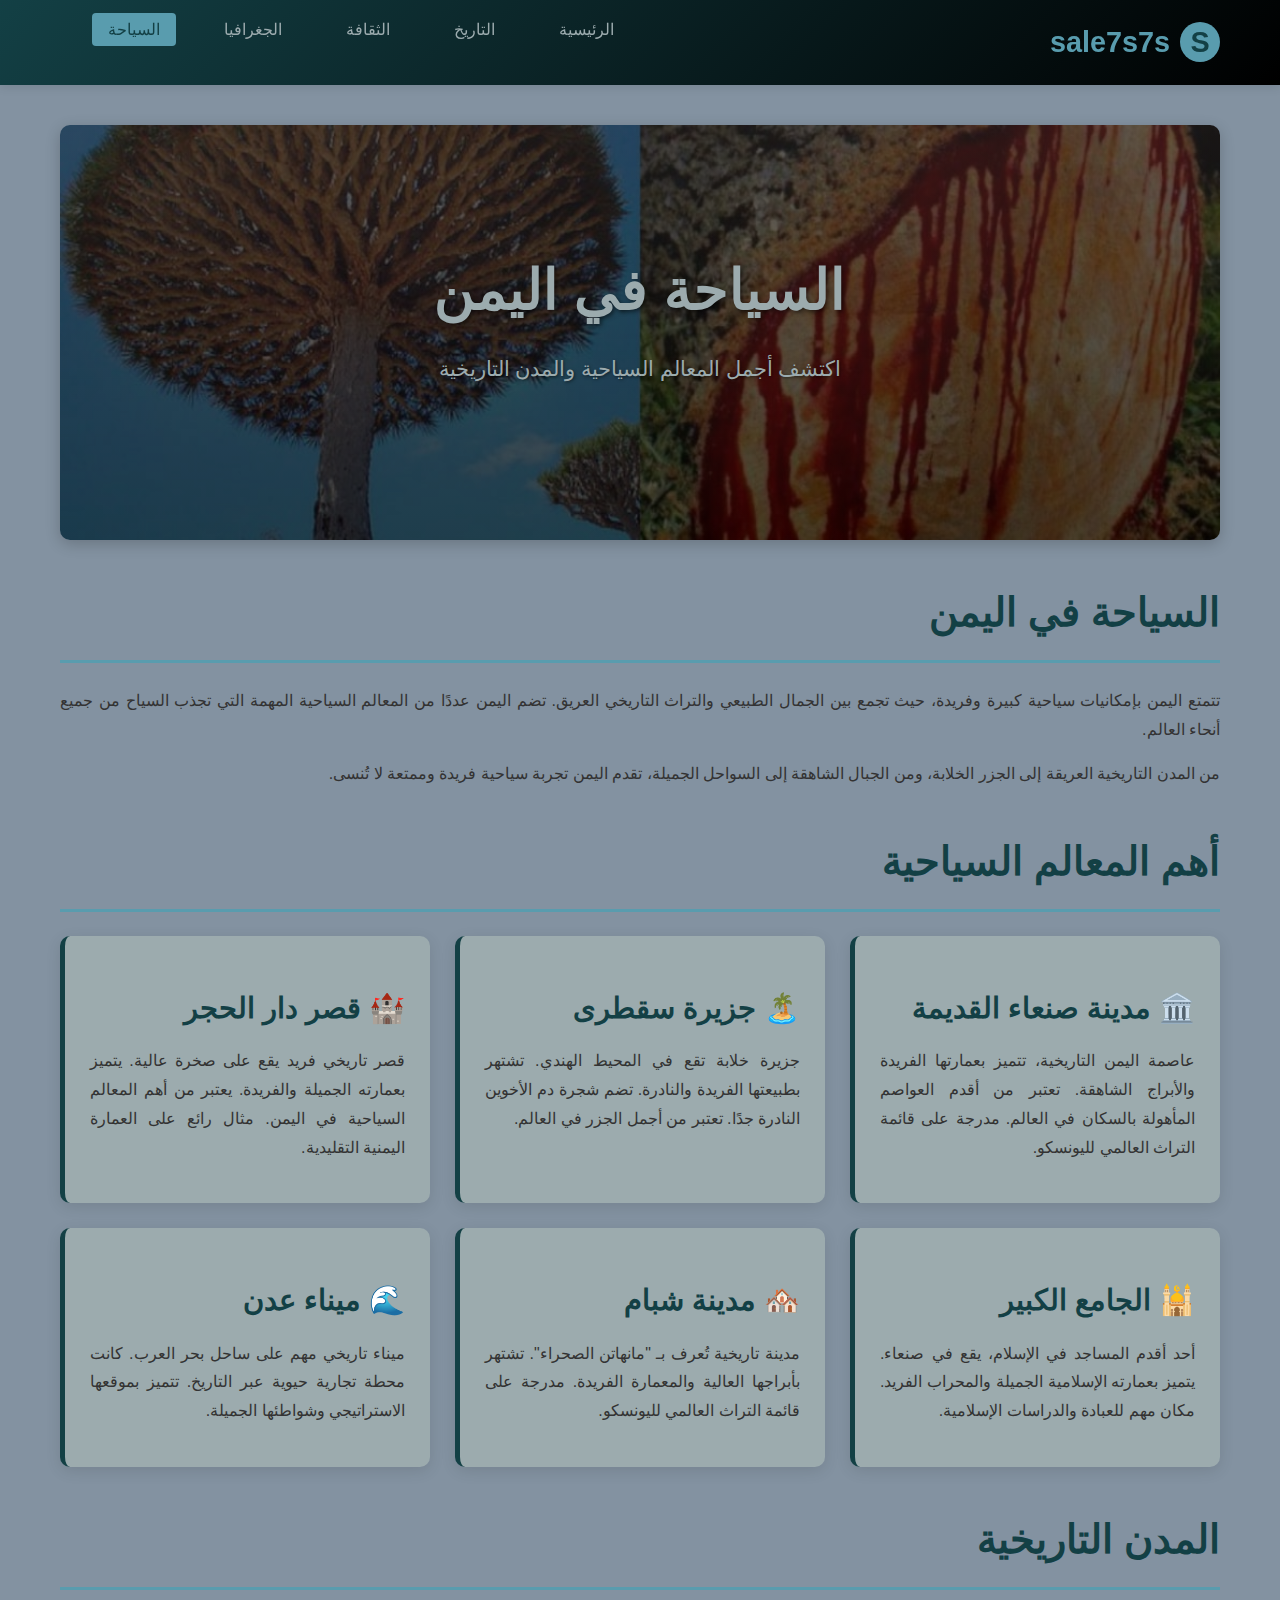
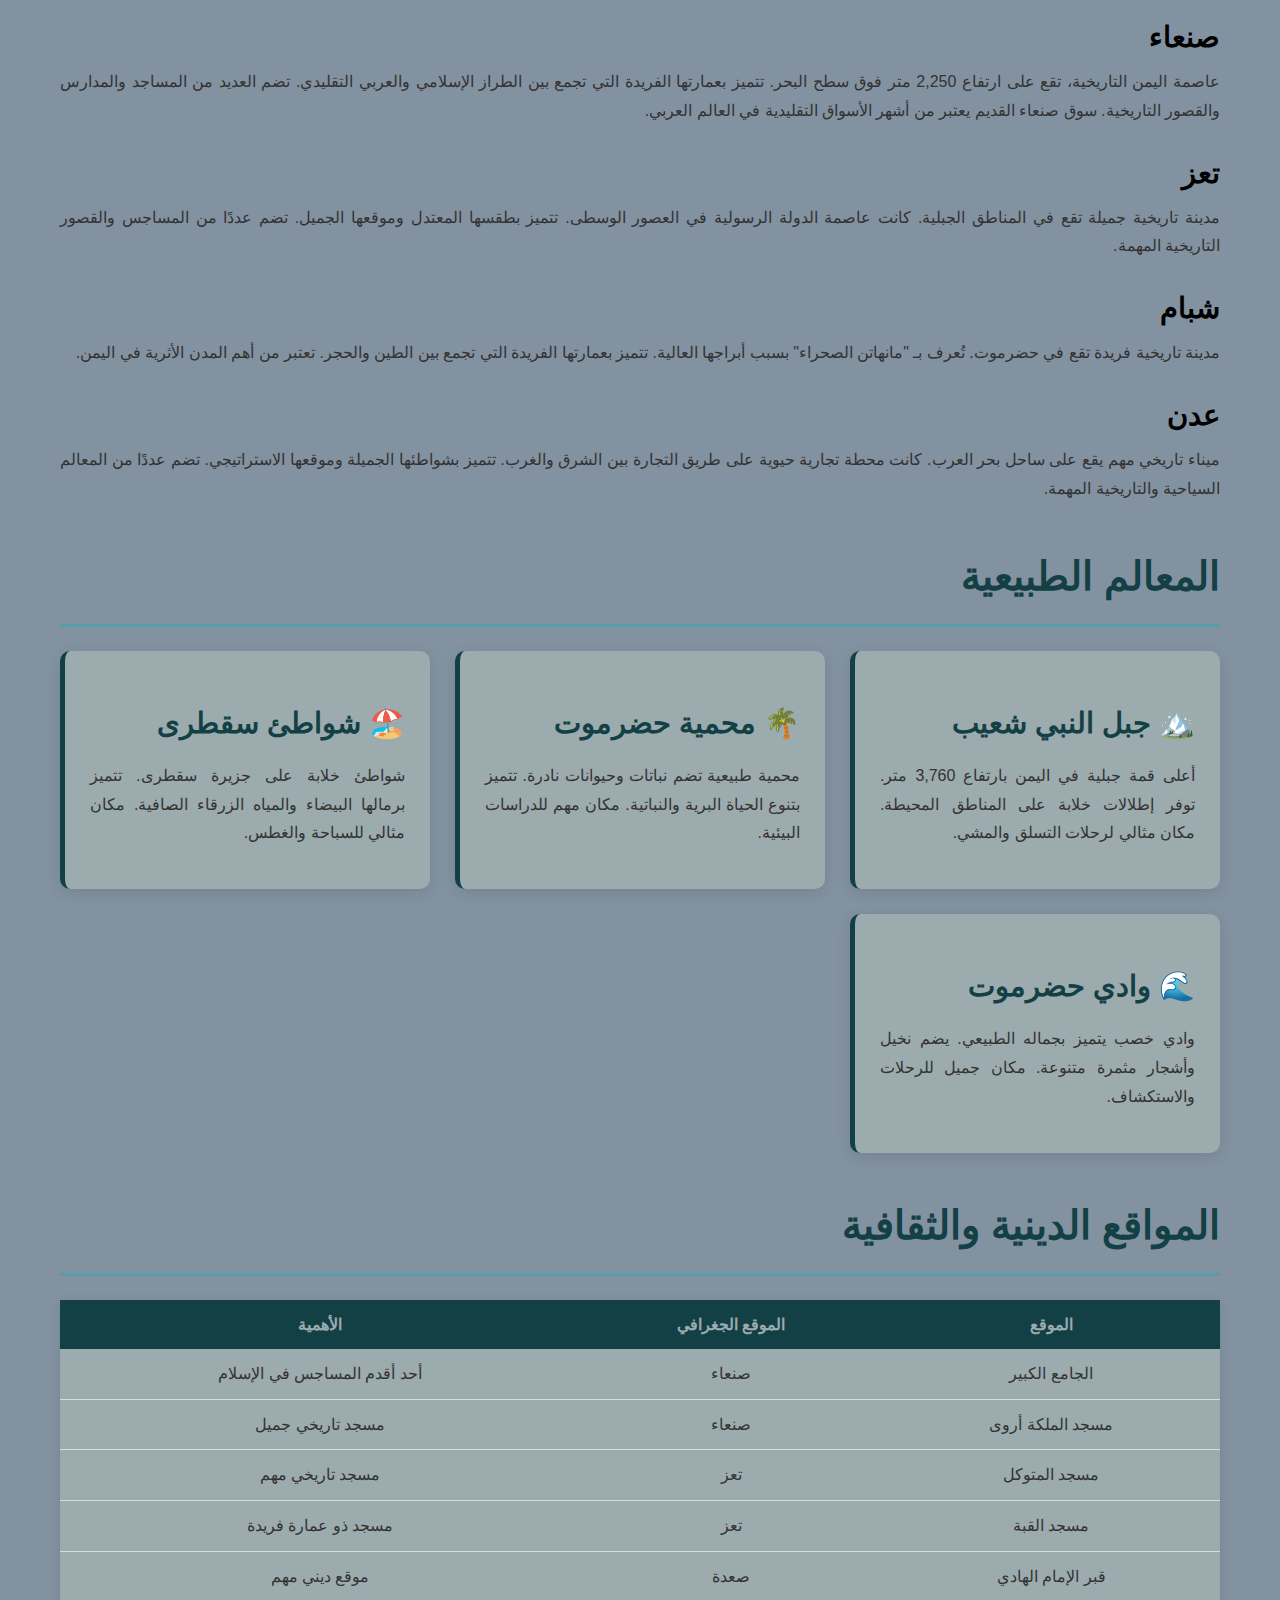
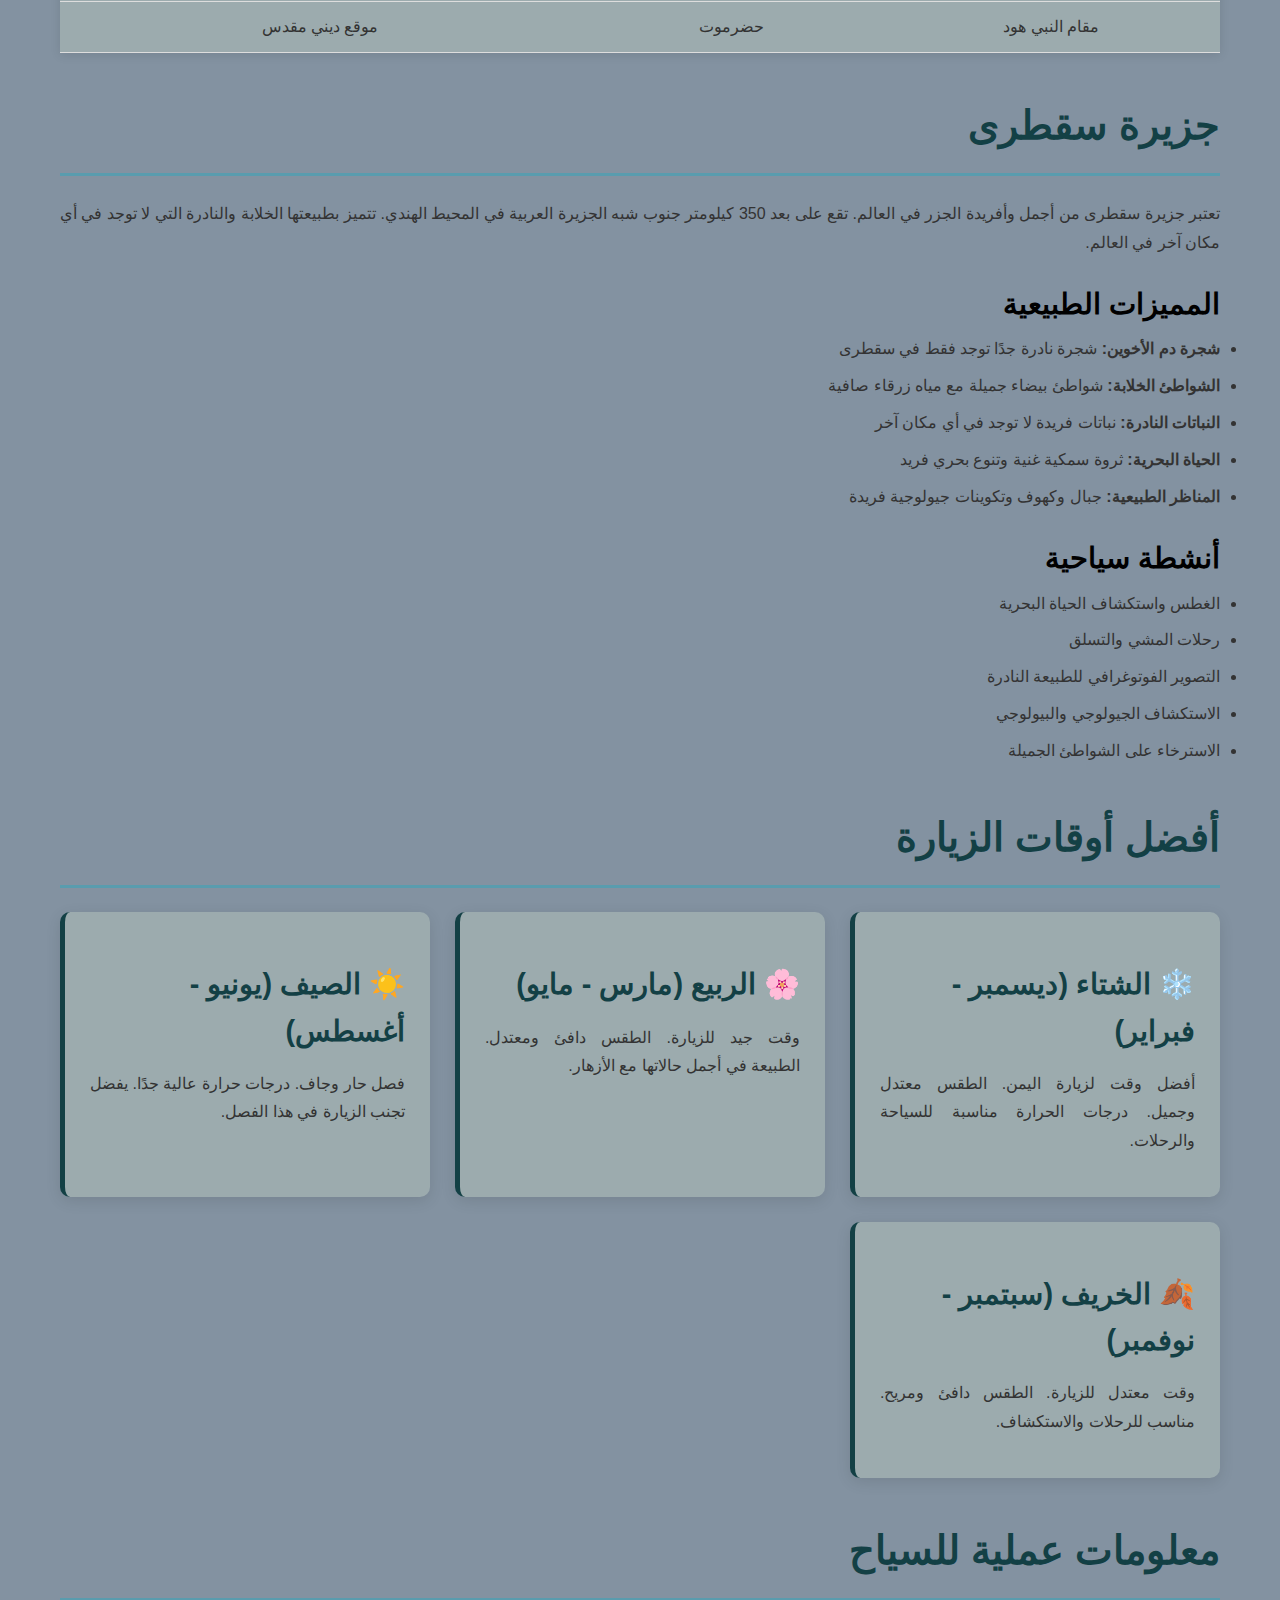
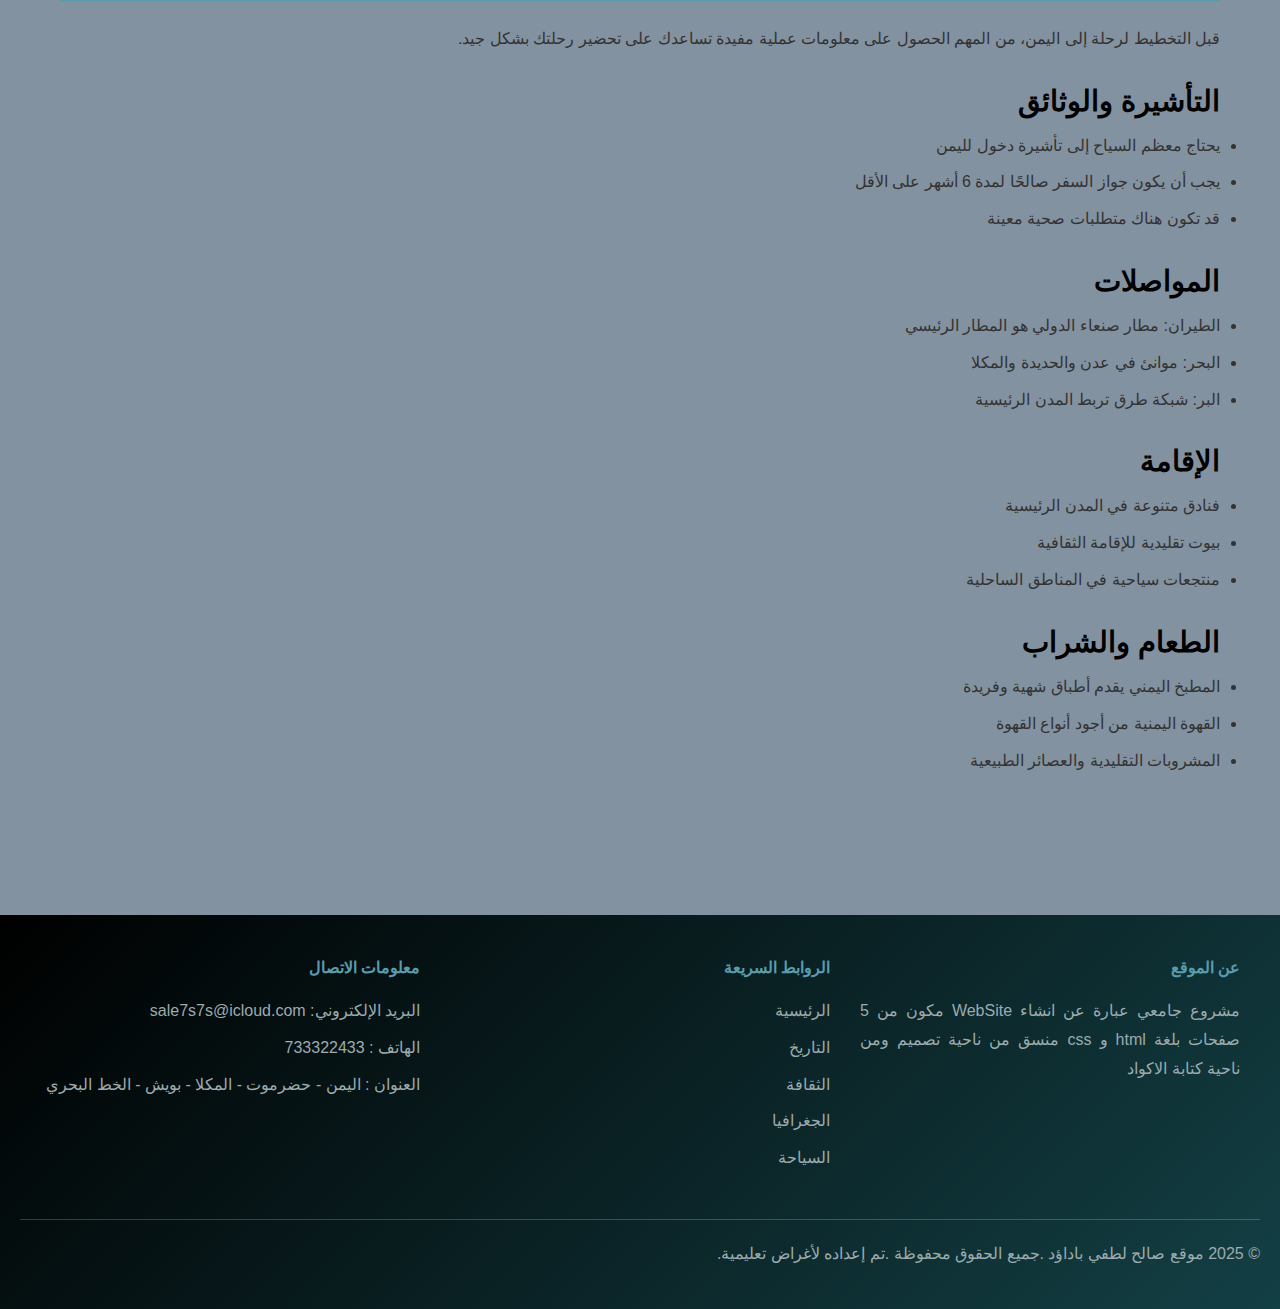
<file: tourism.html>
<!DOCTYPE html>
<html lang="ar" dir="rtl">
<head>
    <meta charset="UTF-8">
    <meta name="viewport" content="width=device-width, initial-scale=1.0">
    <meta name="description" content="السياحة في اليمن - المعالم السياحية والمدن التاريخية">
    <title>السياحة في اليمن - المعالم والمدن التاريخية</title>
    <link rel="stylesheet" href="css/style.css">
</head>
<body>
    <header>
        <div class="header-container">
            <a href="index.html" class="logo">
                <div class="logo-icon">S</div>
                sale7s7s
            </a>
            <nav>
                <ul>
                    <li><a href="index.html">الرئيسية</a></li>
                    <li><a href="history.html">التاريخ</a></li>
                    <li><a href="culture.html">الثقافة</a></li>
                    <li><a href="geography.html">الجغرافيا</a></li>
                    <li><a href="tourism.html" class="active">السياحة</a></li>
                </ul>
            </nav>
        </div>
    </header>

    <main>
        <section class="hero" style="background: linear-gradient(rgba(34, 30, 30, 0.7), rgba(0, 0, 0, 0.7)), url('images/dragon_blood_tree.jpg') center/cover no-repeat;">
            <h1>السياحة في اليمن</h1>
            <p>اكتشف أجمل المعالم السياحية والمدن التاريخية</p>
        </section>

        <section>
            <h2>السياحة في اليمن</h2>
            <p>
                تتمتع اليمن بإمكانيات سياحية كبيرة وفريدة، حيث تجمع بين الجمال الطبيعي والتراث التاريخي العريق. 
                تضم اليمن عددًا من المعالم السياحية المهمة التي تجذب السياح من جميع أنحاء العالم.
            </p>
            <p>
                من المدن التاريخية العريقة إلى الجزر الخلابة، ومن الجبال الشاهقة إلى السواحل الجميلة، 
                تقدم اليمن تجربة سياحية فريدة وممتعة لا تُنسى.
            </p>
        </section>

        <section>
            <h2>أهم المعالم السياحية</h2>
            <div class="cards-container">
                <div class="card">
                    <h3>🏛️ مدينة صنعاء القديمة</h3>
                    <p>
                        عاصمة اليمن التاريخية، تتميز بعمارتها الفريدة والأبراج الشاهقة. 
                        تعتبر من أقدم العواصم المأهولة بالسكان في العالم. 
                        مدرجة على قائمة التراث العالمي لليونسكو.
                    </p>
                </div>
                <div class="card">
                    <h3>🏝️ جزيرة سقطرى</h3>
                    <p>
                        جزيرة خلابة تقع في المحيط الهندي. تشتهر بطبيعتها الفريدة والنادرة. 
                        تضم شجرة دم الأخوين النادرة جدًا. 
                        تعتبر من أجمل الجزر في العالم.
                    </p>
                </div>
                <div class="card">
                    <h3>🏰 قصر دار الحجر</h3>
                    <p>
                        قصر تاريخي فريد يقع على صخرة عالية. يتميز بعمارته الجميلة والفريدة. 
                        يعتبر من أهم المعالم السياحية في اليمن. 
                        مثال رائع على العمارة اليمنية التقليدية.
                    </p>
                </div>
                <div class="card">
                    <h3>🕌 الجامع الكبير</h3>
                    <p>
                        أحد أقدم المساجد في الإسلام، يقع في صنعاء. 
                        يتميز بعمارته الإسلامية الجميلة والمحراب الفريد. 
                        مكان مهم للعبادة والدراسات الإسلامية.
                    </p>
                </div>
                <div class="card">
                    <h3>🏘️ مدينة شبام</h3>
                    <p>
                        مدينة تاريخية تُعرف بـ "مانهاتن الصحراء". 
                        تشتهر بأبراجها العالية والمعمارة الفريدة. 
                        مدرجة على قائمة التراث العالمي لليونسكو.
                    </p>
                </div>
                <div class="card">
                    <h3>🌊 ميناء عدن</h3>
                    <p>
                        ميناء تاريخي مهم على ساحل بحر العرب. 
                        كانت محطة تجارية حيوية عبر التاريخ. 
                        تتميز بموقعها الاستراتيجي وشواطئها الجميلة.
                    </p>
                </div>
            </div>
        </section>

        <section>
            <h2>المدن التاريخية</h2>

            <h3>صنعاء</h3>
            <p>
                عاصمة اليمن التاريخية، تقع على ارتفاع 2,250 متر فوق سطح البحر. 
                تتميز بعمارتها الفريدة التي تجمع بين الطراز الإسلامي والعربي التقليدي. 
                تضم العديد من المساجد والمدارس والقصور التاريخية. 
                سوق صنعاء القديم يعتبر من أشهر الأسواق التقليدية في العالم العربي.
            </p>

            <h3>تعز</h3>
            <p>
                مدينة تاريخية جميلة تقع في المناطق الجبلية. 
                كانت عاصمة الدولة الرسولية في العصور الوسطى. 
                تتميز بطقسها المعتدل وموقعها الجميل. 
                تضم عددًا من المساجس والقصور التاريخية المهمة.
            </p>

            <h3>شبام</h3>
            <p>
                مدينة تاريخية فريدة تقع في حضرموت. 
                تُعرف بـ "مانهاتن الصحراء" بسبب أبراجها العالية. 
                تتميز بعمارتها الفريدة التي تجمع بين الطين والحجر. 
                تعتبر من أهم المدن الأثرية في اليمن.
            </p>

            <h3>عدن</h3>
            <p>
                ميناء تاريخي مهم يقع على ساحل بحر العرب. 
                كانت محطة تجارية حيوية على طريق التجارة بين الشرق والغرب. 
                تتميز بشواطئها الجميلة وموقعها الاستراتيجي. 
                تضم عددًا من المعالم السياحية والتاريخية المهمة.
            </p>
        </section>

        <section>
            <h2>المعالم الطبيعية</h2>
            <div class="cards-container">
                <div class="card">
                    <h3>🏔️ جبل النبي شعيب</h3>
                    <p>
                        أعلى قمة جبلية في اليمن بارتفاع 3,760 متر. 
                        توفر إطلالات خلابة على المناطق المحيطة. 
                        مكان مثالي لرحلات التسلق والمشي.
                    </p>
                </div>
                <div class="card">
                    <h3>🌴 محمية حضرموت</h3>
                    <p>
                        محمية طبيعية تضم نباتات وحيوانات نادرة. 
                        تتميز بتنوع الحياة البرية والنباتية. 
                        مكان مهم للدراسات البيئية.
                    </p>
                </div>
                <div class="card">
                    <h3>🏖️ شواطئ سقطرى</h3>
                    <p>
                        شواطئ خلابة على جزيرة سقطرى. 
                        تتميز برمالها البيضاء والمياه الزرقاء الصافية. 
                        مكان مثالي للسباحة والغطس.
                    </p>
                </div>
                <div class="card">
                    <h3>🌊 وادي حضرموت</h3>
                    <p>
                        وادي خصب يتميز بجماله الطبيعي. 
                        يضم نخيل وأشجار مثمرة متنوعة. 
                        مكان جميل للرحلات والاستكشاف.
                    </p>
                </div>
            </div>
        </section>

        <section>
            <h2>المواقع الدينية والثقافية</h2>
            <table>
                <tr>
                    <th>الموقع</th>
                    <th>الموقع الجغرافي</th>
                    <th>الأهمية</th>
                </tr>
                <tr>
                    <td>الجامع الكبير</td>
                    <td>صنعاء</td>
                    <td>أحد أقدم المساجس في الإسلام</td>
                </tr>
                <tr>
                    <td>مسجد الملكة أروى</td>
                    <td>صنعاء</td>
                    <td>مسجد تاريخي جميل</td>
                </tr>
                <tr>
                    <td>مسجد المتوكل</td>
                    <td>تعز</td>
                    <td>مسجد تاريخي مهم</td>
                </tr>
                <tr>
                    <td>مسجد القبة</td>
                    <td>تعز</td>
                    <td>مسجد ذو عمارة فريدة</td>
                </tr>
                <tr>
                    <td>قبر الإمام الهادي</td>
                    <td>صعدة</td>
                    <td>موقع ديني مهم</td>
                </tr>
                <tr>
                    <td>مقام النبي هود</td>
                    <td>حضرموت</td>
                    <td>موقع ديني مقدس</td>
                </tr>
            </table>
        </section>

        <section>
            <h2>جزيرة سقطرى</h2>
            <p>
                تعتبر جزيرة سقطرى من أجمل وأفريدة الجزر في العالم. 
                تقع على بعد 350 كيلومتر جنوب شبه الجزيرة العربية في المحيط الهندي. 
                تتميز بطبيعتها الخلابة والنادرة التي لا توجد في أي مكان آخر في العالم.
            </p>

            <h3>المميزات الطبيعية</h3>
            <ul>
                <li><strong>شجرة دم الأخوين:</strong> شجرة نادرة جدًا توجد فقط في سقطرى</li>
                <li><strong>الشواطئ الخلابة:</strong> شواطئ بيضاء جميلة مع مياه زرقاء صافية</li>
                <li><strong>النباتات النادرة:</strong> نباتات فريدة لا توجد في أي مكان آخر</li>
                <li><strong>الحياة البحرية:</strong> ثروة سمكية غنية وتنوع بحري فريد</li>
                <li><strong>المناظر الطبيعية:</strong> جبال وكهوف وتكوينات جيولوجية فريدة</li>
            </ul>

            <h3>أنشطة سياحية</h3>
            <ul>
                <li>الغطس واستكشاف الحياة البحرية</li>
                <li>رحلات المشي والتسلق</li>
                <li>التصوير الفوتوغرافي للطبيعة النادرة</li>
                <li>الاستكشاف الجيولوجي والبيولوجي</li>
                <li>الاسترخاء على الشواطئ الجميلة</li>
            </ul>
        </section>

        <section>
            <h2>أفضل أوقات الزيارة</h2>
            <div class="cards-container">
                <div class="card">
                    <h3>❄️ الشتاء (ديسمبر - فبراير)</h3>
                    <p>
                        أفضل وقت لزيارة اليمن. الطقس معتدل وجميل. 
                        درجات الحرارة مناسبة للسياحة والرحلات.
                    </p>
                </div>
                <div class="card">
                    <h3>🌸 الربيع (مارس - مايو)</h3>
                    <p>
                        وقت جيد للزيارة. الطقس دافئ ومعتدل. 
                        الطبيعة في أجمل حالاتها مع الأزهار.
                    </p>
                </div>
                <div class="card">
                    <h3>☀️ الصيف (يونيو - أغسطس)</h3>
                    <p>
                        فصل حار وجاف. درجات حرارة عالية جدًا. 
                        يفضل تجنب الزيارة في هذا الفصل.
                    </p>
                </div>
                <div class="card">
                    <h3>🍂 الخريف (سبتمبر - نوفمبر)</h3>
                    <p>
                        وقت معتدل للزيارة. الطقس دافئ ومريح. 
                        مناسب للرحلات والاستكشاف.
                    </p>
                </div>
            </div>
        </section>

        <section>
            <h2>معلومات عملية للسياح</h2>
            <p>
                قبل التخطيط لرحلة إلى اليمن، من المهم الحصول على معلومات عملية مفيدة تساعدك على تحضير رحلتك بشكل جيد.
            </p>

            <h3>التأشيرة والوثائق</h3>
            <ul>
                <li>يحتاج معظم السياح إلى تأشيرة دخول لليمن</li>
                <li>يجب أن يكون جواز السفر صالحًا لمدة 6 أشهر على الأقل</li>
                <li>قد تكون هناك متطلبات صحية معينة</li>
            </ul>

            <h3>المواصلات</h3>
            <ul>
                <li>الطيران: مطار صنعاء الدولي هو المطار الرئيسي</li>
                <li>البحر: موانئ في عدن والحديدة والمكلا</li>
                <li>البر: شبكة طرق تربط المدن الرئيسية</li>
            </ul>

            <h3>الإقامة</h3>
            <ul>
                <li>فنادق متنوعة في المدن الرئيسية</li>
                <li>بيوت تقليدية للإقامة الثقافية</li>
                <li>منتجعات سياحية في المناطق الساحلية</li>
            </ul>

            <h3>الطعام والشراب</h3>
            <ul>
                <li>المطبخ اليمني يقدم أطباق شهية وفريدة</li>
                <li>القهوة اليمنية من أجود أنواع القهوة</li>
                <li>المشروبات التقليدية والعصائر الطبيعية</li>
            </ul>
        </section>
    </main>

        <footer>
        <div class="footer-container">
            <div class="footer-section">
                <h4>عن الموقع</h4>
                <p>مشروع جامعي عبارة عن انشاء WebSite مكون من 5 صفحات بلغة html و css منسق من ناحية تصميم ومن ناحية كتابة الاكواد</p>
            </div>
            <div class="footer-section">
                <h4>الروابط السريعة</h4>
                <ul>
                    <li><a href="index.html">الرئيسية</a></li>
                    <li><a href="history.html">التاريخ</a></li>
                    <li><a href="culture.html">الثقافة</a></li>
                    <li><a href="geography.html">الجغرافيا</a></li>
                    <li><a href="tourism.html">السياحة</a></li>
                </ul>
            </div>
            <div class="footer-section">
                <h4>معلومات الاتصال</h4>
                <ul>
                    <li>البريد الإلكتروني: sale7s7s@icloud.com</li>
                    <li>الهاتف : 733322433</li>
                    <li>العنوان : اليمن - حضرموت - المكلا - بويش - الخط البحري</li>
                </ul>
            </div>
        </div>
        <div class="footer-bottom">
            <p>&copy; 2025 موقع صالح لطفي باداؤد .جميع الحقوق محفوظة .تم إعداده لأغراض تعليمية.</p>
        </div>
    </footer>       

    <script>
        document.querySelectorAll('nav a').forEach(link => {
            if (link.href === window.location.href) {
                link.classList.add('active');
            }
        });
    </script>
</body>
</html>
</file>
<file: css/style.css>
* {
    margin: 0;
    padding: 0;
    box-sizing: border-box;
}

:root {
    --primary-color: #134045;
    --secondary-color: #9cabae;
    --dark-color: #1a1a1a;
    --light-bg: #8392a1;
    --accent-color: #000000;
    --gold-color: #599cae;
    --text-color: #333333;
}

body {
    font-family: 'Segoe UI', Tahoma, Geneva, Verdana, sans-serif;
    line-height: 1.6;
    color: var(--text-color);
    background-color: var(--light-bg);
}


header {
    background: linear-gradient(135deg, var(--primary-color) 0%, var(--accent-color) 100%);
    color: var(--secondary-color);
    padding: 1rem 0;
    position: sticky;
    top: 0;
    z-index: 100;
    box-shadow: 0 2px 10px rgba(0, 0, 0, 0.1);
}

.header-container {
    max-width: 1200px;
    margin: 0 auto;
    padding: 0 20px;
    display: flex;
    justify-content: space-between;
    align-items: center;
}

.logo {
    font-size: 1.8rem;
    font-weight: bold;
    color: var(--gold-color);
    text-decoration: none;
    display: flex;
    align-items: center;
    gap: 10px;
}

.logo-icon {
    width: 40px;
    height: 40px;
    background: var(--gold-color);
    border-radius: 50%;
    display: flex;
    align-items: center;
    justify-content: center;
    color: var(--primary-color);
    font-weight: bold;
}

nav ul {
    list-style: none;
    display: flex;
    gap: 2rem;
}

nav a {
    color: var(--secondary-color);
    text-decoration: none;
    font-weight: 500;
    transition: all 0.3s ease;
    padding: 0.5rem 1rem;
    border-radius: 4px;
}

nav a:hover {
    background-color: var(--gold-color);
    color: var(--primary-color);
}

nav a.active {
    background-color: var(--gold-color);
    color: var(--primary-color);
}

main {
    max-width: 1200px;
    margin: 0 auto;
    padding: 40px 20px;
    min-height: calc(100vh - 200px);
}

.hero {
    background: linear-gradient(rgb(62 62 62 / 70%), rgba(0, 0, 0, 0.7)), url(../images/sanaa_1.jpg) center / cover no-repeat;
    color: var(--secondary-color);
    padding: 120px 20px;
    text-align: center;
    border-radius: 10px;
    margin-bottom: 40px;
    box-shadow: 0 4px 15px rgba(0, 0, 0, 0.2);
}

.hero h1 {
    font-size: 3.5rem;
    margin-bottom: 1rem;
    text-shadow: 2px 2px 4px rgba(0, 0, 0, 0.5);
}

.hero p {
    font-size: 1.3rem;
    margin-bottom: 2rem;
    text-shadow: 1px 1px 3px rgba(0, 0, 0, 0.5);
    text-align: center;
}

.hero-btn {
    display: inline-block;
    background-color: var(--gold-color);
    color: var(--primary-color);
    padding: 12px 30px;
    border-radius: 5px;
    text-decoration: none;
    font-weight: bold;
    transition: all 0.3s ease;
    border: 2px solid var(--gold-color);
}

.hero-btn:hover {
    background-color: transparent;
    color: var(--gold-color);
}

section {
    margin-bottom: 40px;
}

h2 {
    font-size: 2.5rem;
    color: var(--primary-color);
    margin-bottom: 1.5rem;
    padding-bottom: 1rem;
    border-bottom: 3px solid var(--gold-color);
}

h3 {
    font-size: 1.8rem;
    color: var(--accent-color);
    margin-top: 1.5rem;
    margin-bottom: 0.5rem;
}

p {
    margin-bottom: 1rem;
    text-align: justify;
    line-height: 1.8;
}

.gallery {
    display: grid;
    grid-template-columns: repeat(auto-fit, minmax(300px, 1fr));
    gap: 20px;
    margin-bottom: 40px;
}

.gallery-item {
    position: relative;
    overflow: hidden;
    border-radius: 10px;
    box-shadow: 0 4px 15px rgba(0, 0, 0, 0.1);
    transition: transform 0.3s ease;
}

.gallery-item:hover {
    transform: translateY(-5px);
    box-shadow: 0 8px 25px rgba(0, 0, 0, 0.2);
}

.gallery-item img {
    width: 100%;
    height: 250px;
    object-fit: cover;
    display: block;
    transition: transform 0.3s ease;
}

.gallery-item:hover img {
    transform: scale(1.05);
}

.gallery-caption {
    position: absolute;
    bottom: 0;
    left: 0;
    right: 0;
    background: linear-gradient(transparent, rgba(0, 0, 0, 0.8));
    color: var(--secondary-color);
    padding: 20px;
    transform: translateY(100%);
    transition: transform 0.3s ease;
}

.gallery-item:hover .gallery-caption {
    transform: translateY(0);
}

.cards-container {
    display: grid;
    grid-template-columns: repeat(auto-fit, minmax(280px, 1fr));
    gap: 25px;
    margin-bottom: 40px;
}

.card {
    background: var(--secondary-color);
    border-radius: 10px;
    padding: 25px;
    box-shadow: 0 4px 15px rgba(0, 0, 0, 0.1);
    transition: all 0.3s ease;
    border-left: 5px solid var(--primary-color);
}

.card:hover {
    transform: translateY(-5px);
    box-shadow: 0 8px 25px rgba(0, 0, 0, 0.15);
}

.card h3 {
    color: var(--primary-color);
    margin-bottom: 1rem;
}

.card-icon {
    font-size: 2.5rem;
    margin-bottom: 1rem;
}

ul, ol {
    margin-left: 2rem;
    margin-bottom: 1rem;
}

li {
    margin-bottom: 0.5rem;
    line-height: 1.8;
}

table {
    width: 100%;
    border-collapse: collapse;
    margin-bottom: 2rem;
    background: var(--secondary-color);
    box-shadow: 0 2px 10px rgba(0, 0, 0, 0.1);
}

table th {
    background-color: var(--primary-color);
    color: var(--secondary-color);
    padding: 12px;
    text-align: center;
    font-weight: bold;
}

table td {
    padding: 12px;
    border-bottom: 1px solid #ddd;
    text-align: center;
}

table tr:hover {
    background-color: var(--light-bg);
}


footer {
    background: linear-gradient(135deg, var(--accent-color) 0%, var(--primary-color) 100%);
    color: var(--secondary-color);
    padding: 40px 20px;
    margin-top: 60px;
}

.footer-container {
    max-width: 1200px;
    margin: 0 auto;
    display: grid;
    grid-template-columns: repeat(auto-fit, minmax(250px, 1fr));
    gap: 30px;
    margin-bottom: 30px;
}

.footer-section h4 {
    color: var(--gold-color);
    margin-bottom: 1rem;
}

.footer-section ul {
    list-style: none;
    margin-left: 0;
}

.footer-section a {
    color: var(--secondary-color);
    text-decoration: none;
    transition: color 0.3s ease;
}

.footer-section a:hover {
    color: var(--gold-color);
}

.footer-bottom {
    border-top: 1px solid rgba(255, 255, 255, 0.2);
    padding-top: 20px;
    text-align: center;
}

.footer-bottom p {
    margin: 0;
}


@media (max-width: 768px) {
    nav ul {
        flex-direction: column;
        gap: 0.5rem;
    }

    .hero h1 {
        font-size: 2rem;
    }

    h2 {
        font-size: 1.8rem;
    }

    .gallery {
        grid-template-columns: 1fr;
    }

    .cards-container {
        grid-template-columns: 1fr;
    }

    main {
        padding: 20px 10px;
    }

    .header-container {
        flex-direction: column;
        gap: 1rem;
    }

    nav {
        width: 100%;
    }

    nav ul {
        width: 100%;
    }
}

@media (max-width: 480px) {
    .hero h1 {
        font-size: 1.5rem;
    }

    h2 {
        font-size: 1.5rem;
    }

    h3 {
        font-size: 1.3rem;
    }

    .logo {
        font-size: 1.3rem;
    }

    nav ul {
        gap: 0.5rem;
    }

    nav a {
        padding: 0.3rem 0.5rem;
        font-size: 0.9rem;
    }
}

.text-center {
    text-align: center;
}

.text-right {
    text-align: right;
}

.mt-1 { margin-top: 1rem; }
.mt-2 { margin-top: 2rem; }
.mt-3 { margin-top: 3rem; }

.mb-1 { margin-bottom: 1rem; }
.mb-2 { margin-bottom: 2rem; }
.mb-3 { margin-bottom: 3rem; }

.highlight {
    background-color: var(--gold-color);
    padding: 2px 6px;
    border-radius: 3px;
    color: var(--primary-color);
    font-weight: bold;
}

.btn {
    display: inline-block;
    background-color: var(--primary-color);
    color: var(--secondary-color);
    padding: 10px 20px;
    border-radius: 5px;
    text-decoration: none;
    font-weight: bold;
    transition: all 0.3s ease;
    border: 2px solid var(--primary-color);
}

.btn:hover {
    background-color: transparent;
    color: var(--primary-color);
}

.btn-secondary {
    background-color: var(--gold-color);
    color: var(--primary-color);
    border-color: var(--gold-color);
}

.btn-secondary:hover {
    background-color: transparent;
    color: var(--gold-color);
}
</file>
